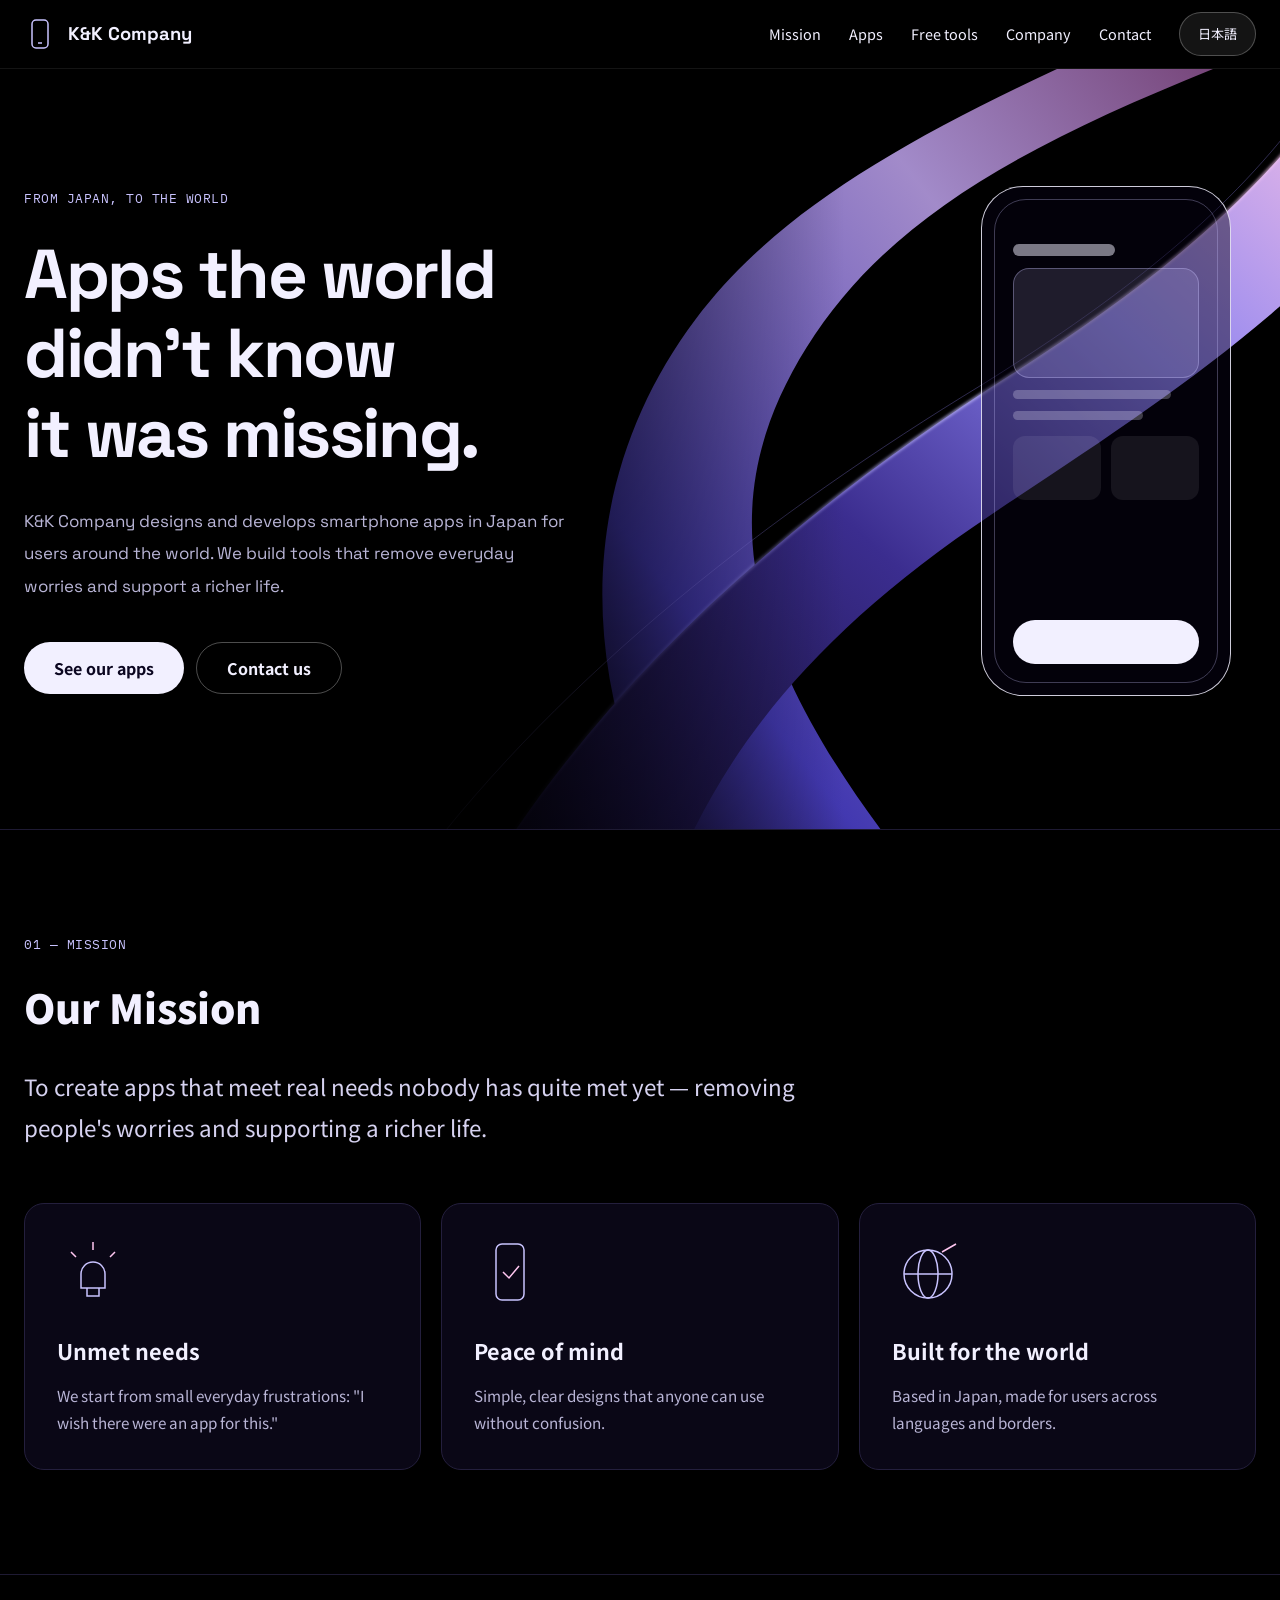
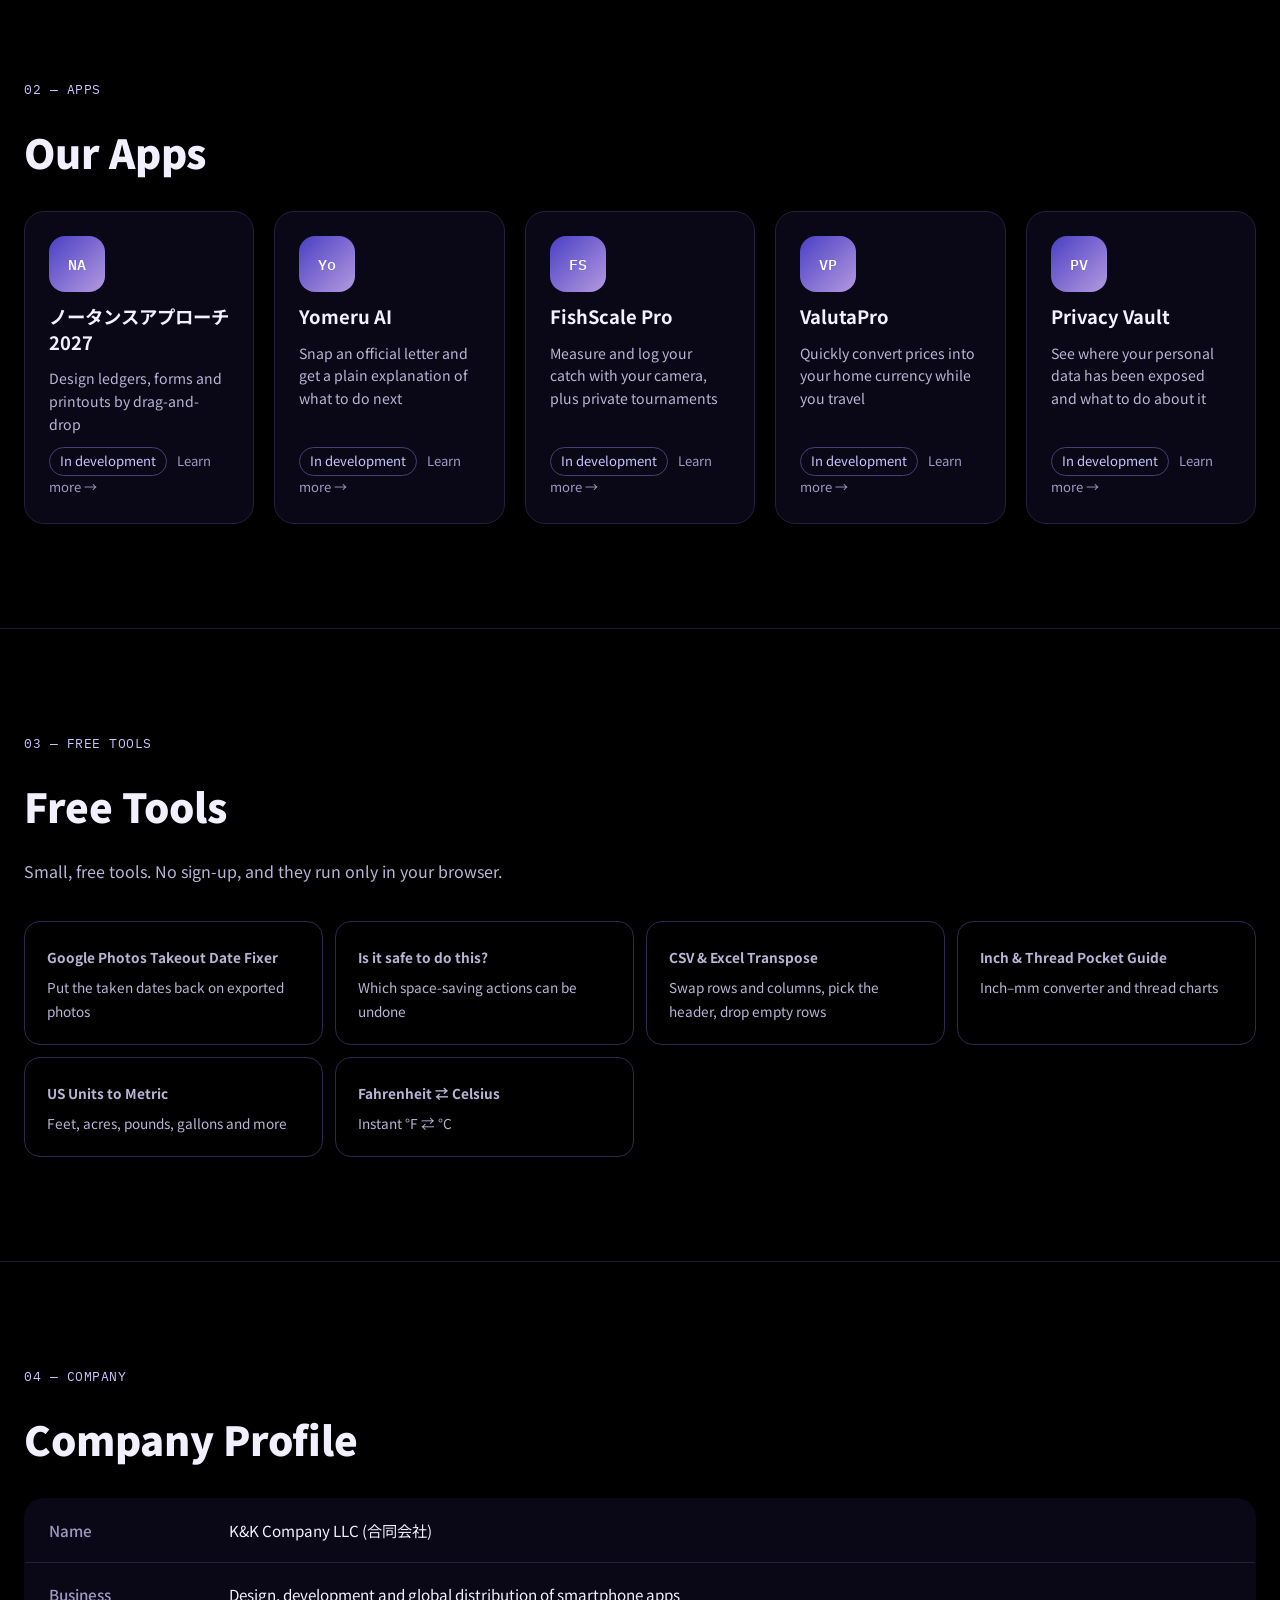
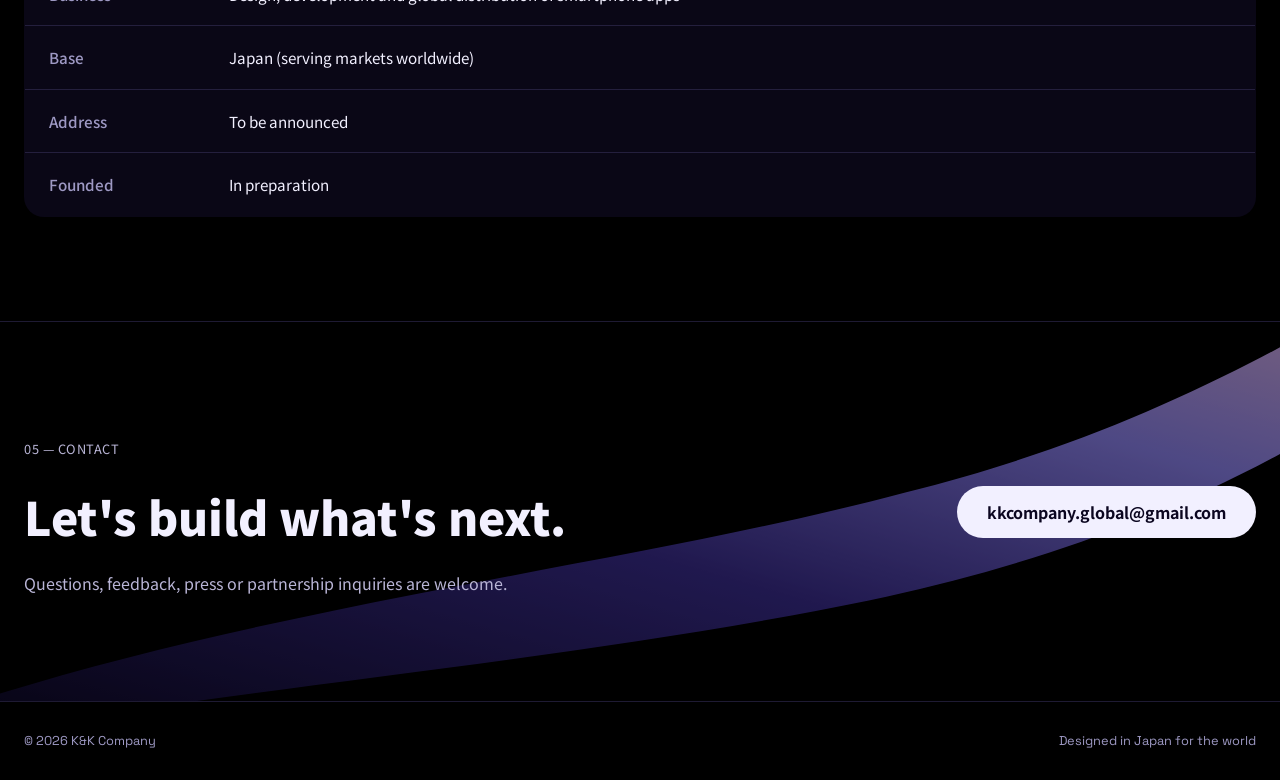
<file: index.html>
<!doctype html>
<html lang="ja">
<head>
<meta charset="utf-8">
<meta name="viewport" content="width=device-width, initial-scale=1">
<title>K&amp;K Company</title>
<meta name="description" content="合同会社 K&K カンパニー — 世の中にありそうでない、人々の需要を満たすアプリを日本から世界へ。">
<meta name="theme-color" content="#000000">
<link rel="preconnect" href="https://fonts.googleapis.com">
<link rel="preconnect" href="https://fonts.gstatic.com" crossorigin>
<link href="https://fonts.googleapis.com/css2?family=Space+Grotesk:wght@500;700&family=IBM+Plex+Mono:wght@400;500&family=Noto+Sans+JP:wght@400;500;700;900&display=swap" rel="stylesheet">
<link rel="stylesheet" href="home.css?v=1">
<meta property="og:title" content="K&amp;K Company｜K&amp;K カンパニー">
<meta property="og:description" content="世の中にありそうでない、人々の需要を満たすアプリを日本から世界へ。">
<meta property="og:url" content="https://kkcompany-global.github.io/">
<meta property="og:type" content="website">
<meta property="og:site_name" content="K&amp;K Company">
<meta property="og:image" content="https://kkcompany-global.github.io/ogp.png">
<meta name="twitter:card" content="summary_large_image">
</head>
<body class="lang-ja">

<header>
  <div class="wrap nav">
    <a href="#top" class="logo">
      <svg aria-hidden="true" width="32" height="32" viewBox="0 0 32 32" fill="none" stroke="#C9C3FF" stroke-width="1.5"><rect x="8" y="2" width="16" height="28" rx="4"/><path d="M14 25h4"/></svg>
      K&amp;K Company</a>
    <nav class="nav-links">
      <a href="#about"><span class="ja">理念</span><span class="en">Mission</span></a>
      <a href="#apps"><span class="ja">アプリ</span><span class="en">Apps</span></a>
      <a href="#tools"><span class="ja">無料ツール</span><span class="en">Free tools</span></a>
      <a href="#company"><span class="ja">会社概要</span><span class="en">Company</span></a>
      <a href="#contact"><span class="ja">お問い合わせ</span><span class="en">Contact</span></a>
      <button class="lang-btn" id="langBtn" type="button">English</button>
    </nav>
  </div>
</header>

<main id="top">
  <!-- HERO -->
  <section class="hero">
    <svg class="ribbon" aria-hidden="true" viewBox="0 0 1440 820" preserveAspectRatio="xMidYMid slice">
      <defs>
        <linearGradient id="rbA" x1="0" y1="1" x2="1" y2="0"><stop offset="0" stop-color="#0B0620"/><stop offset=".45" stop-color="#3B2D8F"/><stop offset=".75" stop-color="#8E84F0"/><stop offset="1" stop-color="#E3B6E8"/></linearGradient>
        <linearGradient id="rbB" x1="1" y1="0" x2="0" y2="1"><stop offset="0" stop-color="#6E2A5E"/><stop offset=".4" stop-color="#B49AE0"/><stop offset=".8" stop-color="#4A3FC4"/><stop offset="1" stop-color="#090418"/></linearGradient>
        <linearGradient id="rbEdge" x1="0" y1="1" x2="1" y2="0"><stop offset="0" stop-color="#7B70FF" stop-opacity="0"/><stop offset=".6" stop-color="#C9C3FF"/><stop offset="1" stop-color="#FFC6F0"/></linearGradient>
        <filter id="rbSoft"><feGaussianBlur stdDeviation="2"/></filter>
      </defs>
      <path d="M1440 -40 C1180 60 1000 140 900 300 C800 460 820 620 1010 860 L760 860 C640 640 660 430 780 270 C900 110 1120 20 1440 -120 Z" fill="url(#rbB)" opacity=".9"/>
      <path d="M560 860 C700 640 900 470 1120 330 C1260 240 1360 160 1440 60 L1440 230 C1330 330 1220 400 1100 480 C920 600 820 720 760 860 Z" fill="url(#rbA)"/>
      <path d="M560 860 C700 640 900 470 1120 330 C1260 240 1360 160 1440 60" fill="none" stroke="url(#rbEdge)" stroke-width="2" filter="url(#rbSoft)"/>
      <path d="M480 860 C640 650 860 480 1090 340 C1250 240 1360 150 1440 40" fill="none" stroke="#8E84F0" stroke-opacity=".35" stroke-width="1"/>
    </svg>
    <div class="hero-shade"></div>
    <div class="wrap hero-in">
      <div class="hero-copy">
        <p class="eyebrow mono">FROM JAPAN, TO THE WORLD</p>
        <h1 class="ja">世の中に<br>ありそうでない、<br>必要とされるアプリを。</h1>
        <h1 class="en">Apps the world<br>didn't know<br>it was missing.</h1>
        <p class="lead ja">合同会社 K&amp;K カンパニーは、スマートフォン向けアプリの設計・開発を行い、日本を拠点に世界市場へ届けます。人々の不安を取り除き、豊かな生活をサポートするアプリをつくり続けます。</p>
        <p class="lead en">K&amp;K Company designs and develops smartphone apps in Japan for users around the world. We build tools that remove everyday worries and support a richer life.</p>
        <div class="cta">
          <a href="#apps" class="btn btn-light"><span class="ja">アプリを見る</span><span class="en">See our apps</span></a>
          <a href="#contact" class="btn btn-line"><span class="ja">お問い合わせ</span><span class="en">Contact us</span></a>
        </div>
      </div>
      <div class="phone" aria-hidden="true">
        <div class="phone-body"><div class="phone-screen">
          <div class="ph-title"></div><div class="ph-card"></div>
          <div class="ph-bar" style="width:85%"></div><div class="ph-bar" style="width:70%"></div>
          <div class="ph-grid"><div></div><div></div></div>
          <div class="ph-btn"></div>
        </div></div>
      </div>
    </div>
  </section>

  <!-- MISSION -->
  <section class="block" id="about">
    <div class="wrap">
      <p class="label mono">01 — MISSION</p>
      <h2 class="sec"><span class="ja">経営理念</span><span class="en">Our Mission</span></h2>
      <p class="mission"><span class="ja">世の中にありそうでない、人々の需要を満たすアプリの創造と開発。人々の不安を取り除き、豊かな生活をサポートする。</span><span class="en">To create apps that meet real needs nobody has quite met yet — removing people's worries and supporting a richer life.</span></p>
      <div class="grid3">
        <div class="card">
          <svg aria-hidden="true" width="72" height="72" viewBox="0 0 72 72" fill="none" stroke="#C9C3FF" stroke-width="1.5"><path d="M24 52V38a12 12 0 1 1 24 0v14z"/><path d="M30 52v8h12v-8"/><path d="M36 6v8M14 16l5 5M58 16l-5 5" stroke="#FFC6F0"/></svg>
          <h3><span class="ja">ありそうでない発想</span><span class="en">Unmet needs</span></h3>
          <p><span class="ja">「こんなアプリがあれば」という日常の小さな困りごとから出発します。</span><span class="en">We start from small everyday frustrations: "I wish there were an app for this."</span></p>
        </div>
        <div class="card">
          <svg aria-hidden="true" width="72" height="72" viewBox="0 0 72 72" fill="none" stroke="#C9C3FF" stroke-width="1.5"><rect x="22" y="8" width="28" height="56" rx="6"/><path d="M29 36l6 6 10-12" stroke="#FFC6F0"/></svg>
          <h3><span class="ja">不安を取り除く</span><span class="en">Peace of mind</span></h3>
          <p><span class="ja">誰でも迷わず使える、シンプルでわかりやすい操作を大切にしています。</span><span class="en">Simple, clear designs that anyone can use without confusion.</span></p>
        </div>
        <div class="card">
          <svg aria-hidden="true" width="72" height="72" viewBox="0 0 72 72" fill="none" stroke="#C9C3FF" stroke-width="1.5"><circle cx="36" cy="38" r="24"/><ellipse cx="36" cy="38" rx="10" ry="24"/><path d="M12 38h48"/><path d="M50 16l14-8" stroke="#FFC6F0"/></svg>
          <h3><span class="ja">世界市場へ</span><span class="en">Built for the world</span></h3>
          <p><span class="ja">日本を拠点に、国や言語の壁を越えて使われるアプリを届けます。</span><span class="en">Based in Japan, made for users across languages and borders.</span></p>
        </div>
      </div>
    </div>
  </section>

  <!-- APPS -->
  <section class="block" id="apps">
    <div class="wrap">
      <p class="label mono">02 — APPS</p>
      <h2 class="sec"><span class="ja">アプリ</span><span class="en">Our Apps</span></h2>
      <div class="apps">
        <a class="app" href="notans.html">
          <span class="app-mark mono" aria-hidden="true">NA</span>
          <h3>ノータンスアプローチ2027</h3>
          <span class="tag"><span class="ja">台帳・伝票・印刷物をドラッグ操作で設計できる業務データベース</span><span class="en">Design ledgers, forms and printouts by drag-and-drop</span></span>
          <span class="more"><span class="status"><span class="ja">開発中</span><span class="en">In development</span></span><span class="ja">詳しく見る →</span><span class="en">Learn more →</span></span>
        </a>
        <a class="app" href="yomeru.html">
          <span class="app-mark mono" aria-hidden="true">Yo</span>
          <h3>Yomeru AI</h3>
          <span class="tag"><span class="ja">届いた書類や手紙を撮影するだけで、内容とやるべきことを解説</span><span class="en">Snap an official letter and get a plain explanation of what to do next</span></span>
          <span class="more"><span class="status"><span class="ja">開発中</span><span class="en">In development</span></span><span class="ja">詳しく見る →</span><span class="en">Learn more →</span></span>
        </a>
        <a class="app" href="fishscale-pro.html">
          <span class="app-mark mono" aria-hidden="true">FS</span>
          <h3>FishScale Pro</h3>
          <span class="tag"><span class="ja">スマホのカメラで魚の全長を測って記録。仲間うちの釣り大会機能も</span><span class="en">Measure and log your catch with your camera, plus private tournaments</span></span>
          <span class="more"><span class="status"><span class="ja">開発中</span><span class="en">In development</span></span><span class="ja">詳しく見る →</span><span class="en">Learn more →</span></span>
        </a>
        <a class="app" href="valutapro.html">
          <span class="app-mark mono" aria-hidden="true">VP</span>
          <h3>ValutaPro</h3>
          <span class="tag"><span class="ja">旅先での買い物や支払いの金額を、すばやく自国通貨に換算</span><span class="en">Quickly convert prices into your home currency while you travel</span></span>
          <span class="more"><span class="status"><span class="ja">開発中</span><span class="en">In development</span></span><span class="ja">詳しく見る →</span><span class="en">Learn more →</span></span>
        </a>
        <a class="app" href="privacy-vault.html">
          <span class="app-mark mono" aria-hidden="true">PV</span>
          <h3>Privacy Vault</h3>
          <span class="tag"><span class="ja">個人情報がどこで漏えいしたかを把握し、次の対策を整理</span><span class="en">See where your personal data has been exposed and what to do about it</span></span>
          <span class="more"><span class="status"><span class="ja">開発中</span><span class="en">In development</span></span><span class="ja">詳しく見る →</span><span class="en">Learn more →</span></span>
        </a>
      </div>
    </div>
  </section>

  <!-- FREE TOOLS -->
  <section class="block" id="tools">
    <div class="wrap">
      <p class="label mono">03 — FREE TOOLS</p>
      <h2 class="sec"><span class="ja">無料ツール</span><span class="en">Free Tools</span></h2>
      <p class="sec-lead"><span class="ja">登録不要で、ブラウザの中だけで動く小さな道具です。</span><span class="en">Small, free tools. No sign-up, and they run only in your browser.</span></p>
      <div class="tools">
        <a class="tool" href="takeout.html"><b><span class="ja">Google フォト書き出しの日付直し</span><span class="en">Google Photos Takeout Date Fixer</span></b><span><span class="ja">Takeout の撮影日を写真に戻す</span><span class="en">Put the taken dates back on exported photos</span></span></a>
        <a class="tool" href="daijoubu.html"><b><span class="ja">これやって大丈夫？</span><span class="en">Is it safe to do this?</span></b><span><span class="ja">容量を空ける操作が元に戻せるかの早見表</span><span class="en">Which space-saving actions can be undone</span></span></a>
        <a class="tool" href="csv.html"><b><span class="ja">CSV・Excel 行列入れ替え</span><span class="en">CSV &amp; Excel Transpose</span></b><span><span class="ja">行と列の入れ替え・見出し行の指定・空行の削除</span><span class="en">Swap rows and columns, pick the header, drop empty rows</span></span></a>
        <a class="tool" href="neji.html"><b><span class="ja">インチ・ねじ早見帳</span><span class="en">Inch &amp; Thread Pocket Guide</span></b><span><span class="ja">インチ⇄ミリ換算・ねじの早見表</span><span class="en">Inch–mm converter and thread charts</span></span></a>
        <a class="tool" href="tani.html"><b><span class="ja">アメリカ単位換算</span><span class="en">US Units to Metric</span></b><span><span class="ja">フィート・エーカー・ポンド・ガロンなど</span><span class="en">Feet, acres, pounds, gallons and more</span></span></a>
        <a class="tool" href="ondo.html"><b><span class="ja">華氏・摂氏換算</span><span class="en">Fahrenheit ⇄ Celsius</span></b><span><span class="ja">°F と °C をすぐ変換</span><span class="en">Instant °F ⇄ °C</span></span></a>
      </div>
    </div>
  </section>

  <!-- COMPANY -->
  <section class="block" id="company">
    <div class="wrap">
      <p class="label mono">04 — COMPANY</p>
      <h2 class="sec"><span class="ja">会社概要</span><span class="en">Company Profile</span></h2>
      <table class="info">
        <tr><th><span class="ja">会社名</span><span class="en">Name</span></th><td><span class="ja">合同会社 K&amp;K カンパニー</span><span class="en">K&amp;K Company LLC (合同会社)</span></td></tr>
        <tr><th><span class="ja">事業内容</span><span class="en">Business</span></th><td><span class="ja">スマートフォン向けアプリの設計、開発、およびグローバル展開</span><span class="en">Design, development and global distribution of smartphone apps</span></td></tr>
        <tr><th><span class="ja">拠点</span><span class="en">Base</span></th><td><span class="ja">日本（世界市場をターゲットに展開）</span><span class="en">Japan (serving markets worldwide)</span></td></tr>
        <tr><th><span class="ja">所在地</span><span class="en">Address</span></th><td><span class="ja">設立準備中</span><span class="en">To be announced</span></td></tr>
        <tr><th><span class="ja">設立</span><span class="en">Founded</span></th><td><span class="ja">設立準備中</span><span class="en">In preparation</span></td></tr>
      </table>
    </div>
  </section>

  <!-- CONTACT -->
  <section class="contact" id="contact">
    <svg class="ribbon" aria-hidden="true" viewBox="0 0 1440 400" preserveAspectRatio="xMidYMid slice"><path d="M-40 420 C300 300 700 260 1000 180 C1200 130 1340 60 1480 -20 L1480 90 C1320 190 1160 250 980 290 C700 350 360 380 120 420 Z" fill="url(#rbA)"/></svg>
    <div class="wrap contact-in">
      <div>
        <p class="label mono">05 — CONTACT</p>
        <h2><span class="ja">次のアプリを、一緒に。</span><span class="en">Let's build what's next.</span></h2>
        <p><span class="ja">アプリに関するご質問・ご要望、取材や協業のご相談はお気軽にどうぞ。</span><span class="en">Questions, feedback, press or partnership inquiries are welcome.</span></p>
      </div>
      <a class="btn btn-light" href="mailto:kkcompany.global@gmail.com">kkcompany.global@gmail.com</a>
    </div>
  </section>
</main>

<footer>
  <div class="wrap">
    <span>© <span id="year"></span> K&amp;K Company</span>
    <span class="ja">合同会社 K&amp;K カンパニー</span><span class="en">Designed in Japan for the world</span>
  </div>
</footer>

<script src="script.js?v=2"></script>
</body>
</html>
</file>
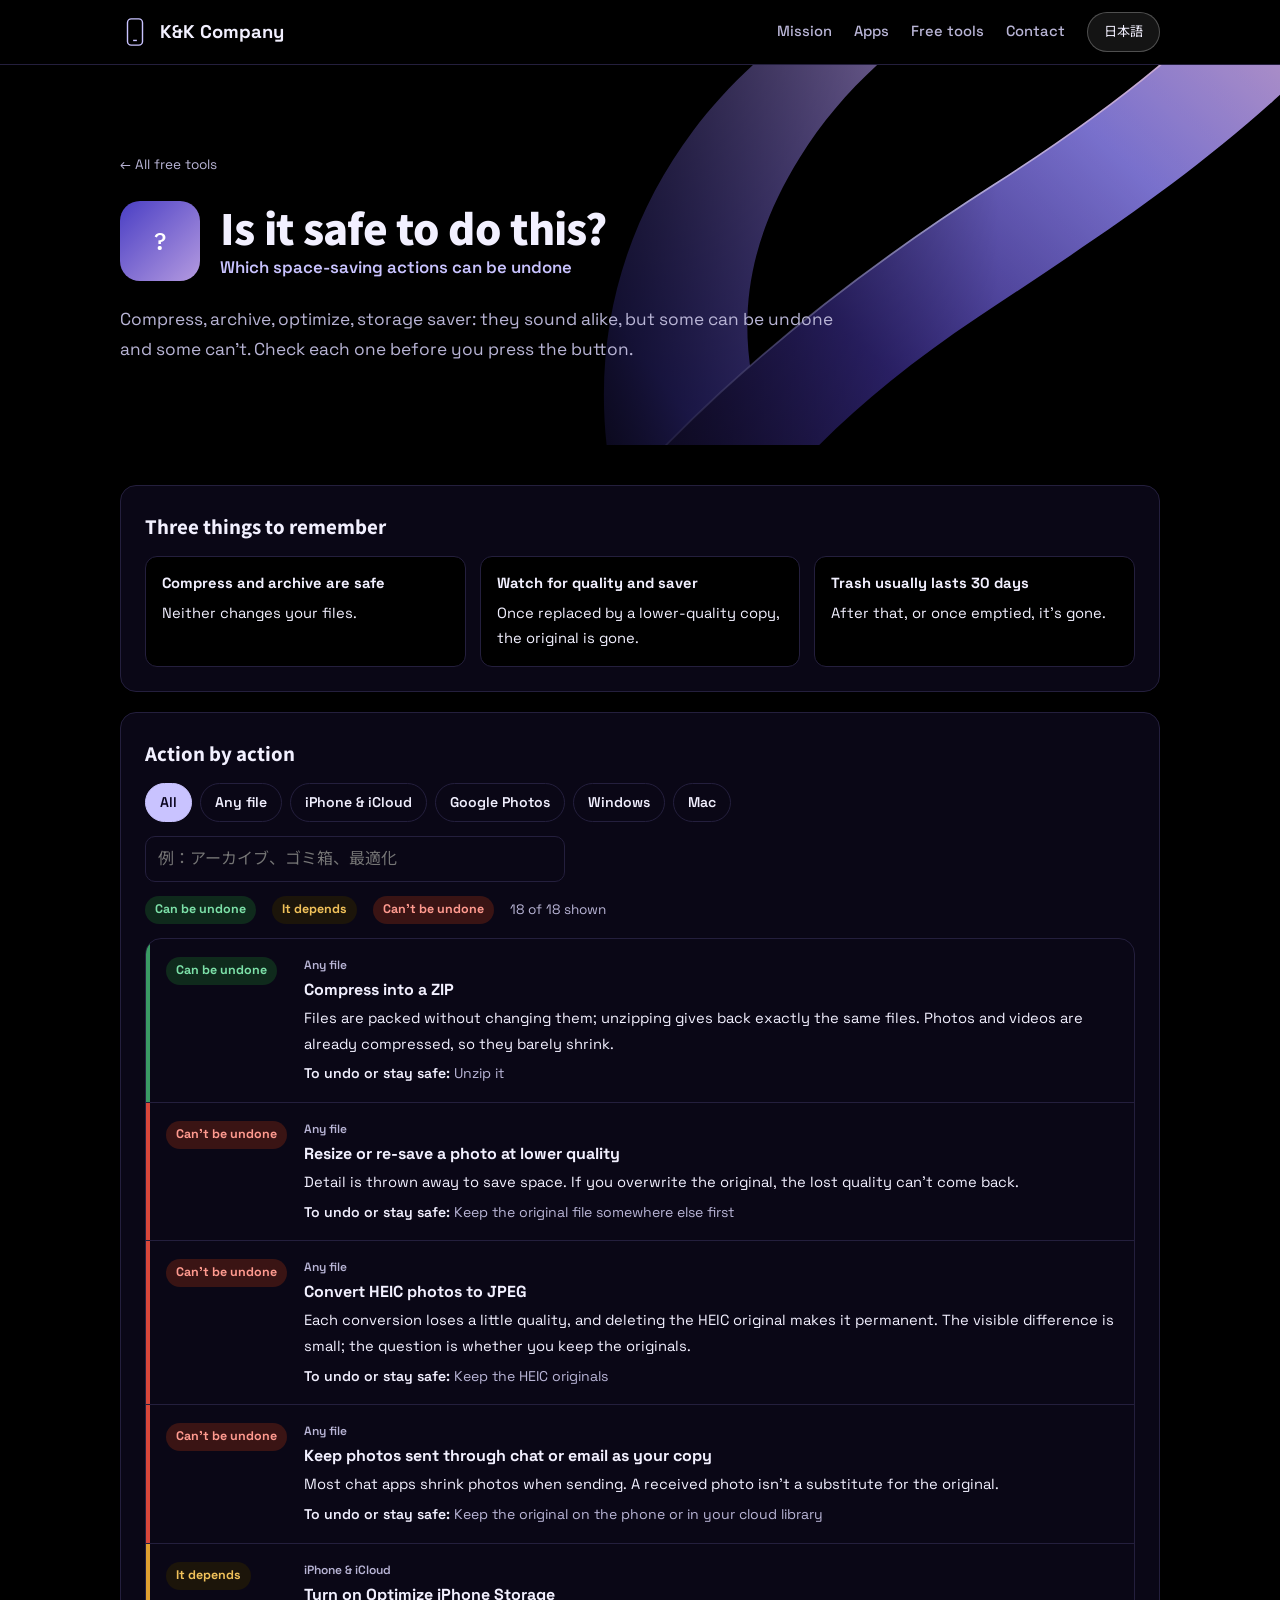
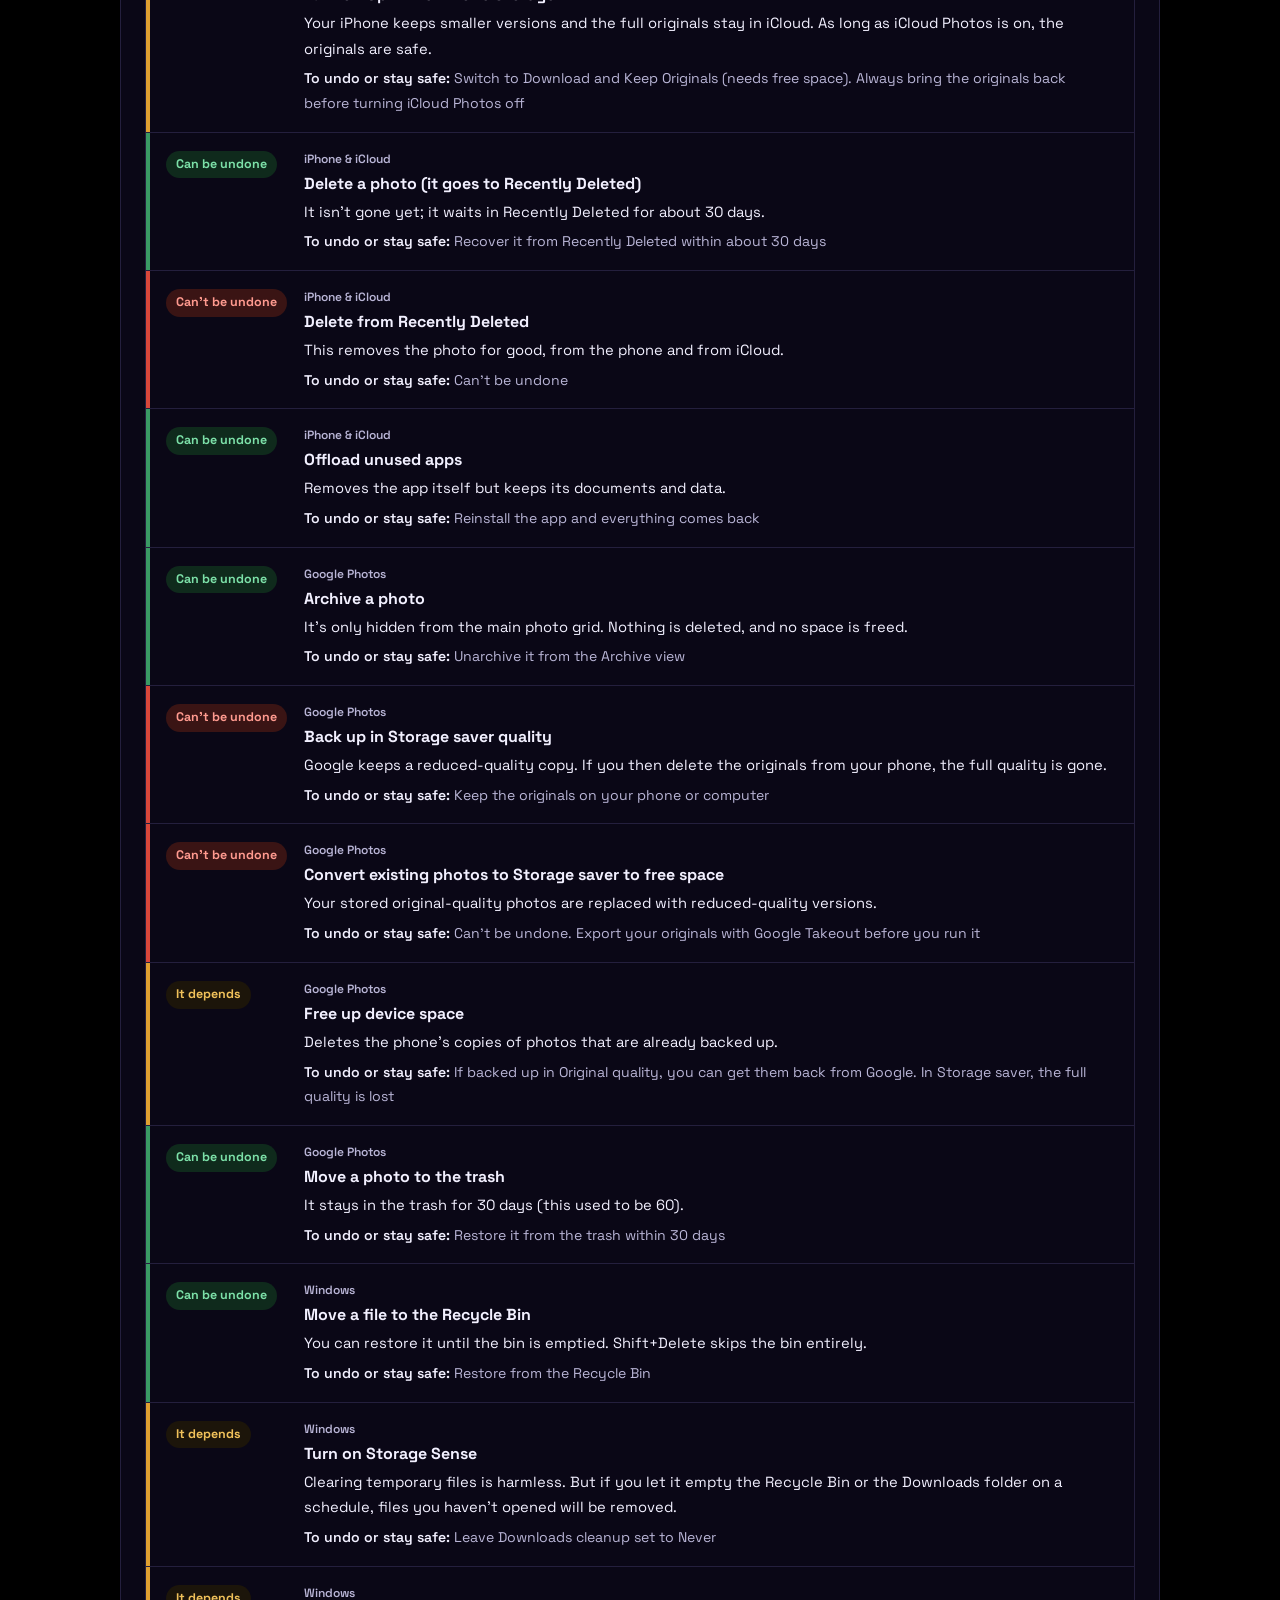
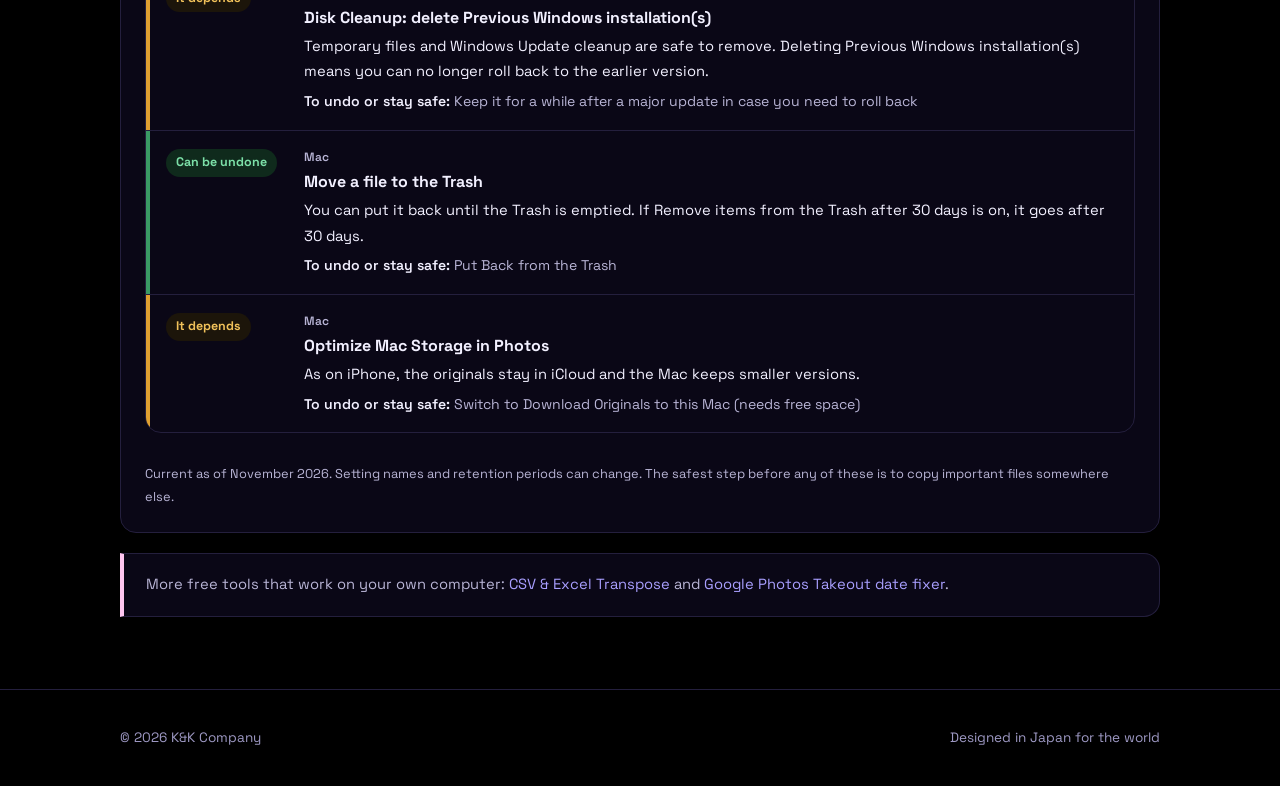
<file: daijoubu.html>
<!doctype html>
<html lang="ja">
<head>
<meta charset="utf-8">
<meta name="theme-color" content="#000000">
<meta name="viewport" content="width=device-width, initial-scale=1">
<title>これやって大丈夫？｜圧縮・アーカイブ・容量の最適化は元に戻せるか早見表</title>
<meta name="description" content="ZIP 圧縮、Google フォトのアーカイブや節約画質、iPhone のストレージ最適化、ごみ箱、ストレージセンサーなど、容量を空ける操作が元に戻せるかどうかを一覧にしました。">
<meta property="og:title" content="これやって大丈夫？｜圧縮・アーカイブ・容量の最適化は元に戻せるか早見表">
<meta property="og:description" content="ZIP 圧縮、Google フォトのアーカイブや節約画質、iPhone のストレージ最適化、ごみ箱、ストレージセンサーなど、容量を空ける操作が元に戻せるかどうかを一覧にしました。">
<meta property="og:url" content="https://kkcompany-global.github.io/daijoubu.html">
<meta property="og:type" content="article">
<meta property="og:image" content="https://kkcompany-global.github.io/ogp.png">
<link rel="preconnect" href="https://fonts.googleapis.com">
<link rel="preconnect" href="https://fonts.gstatic.com" crossorigin>
<link href="https://fonts.googleapis.com/css2?family=Space+Grotesk:wght@500;700&family=IBM+Plex+Mono:wght@400;500&family=Noto+Sans+JP:wght@400;500;700;900&display=swap" rel="stylesheet">
<link rel="stylesheet" href="style.css?v=7">
<style>
.tool{padding:40px 0 72px}
.tool .grid2{display:grid;grid-template-columns:repeat(auto-fit,minmax(min(300px,100%),1fr));gap:20px;align-items:start;margin-bottom:20px}
.tool .panel{background:var(--surface);border:1px solid var(--line);border-radius:var(--radius);padding:24px;display:flex;flex-direction:column;gap:14px;min-width:0;margin-bottom:20px}
.tool .grid2 .panel{margin-bottom:0}
.tool h2{font-size:1.15rem;font-weight:800}
.tool label{font-weight:600;font-size:.9rem}
.tool input[type=text]{min-width:0;font:inherit;font-family:"IBM Plex Mono",ui-monospace,Menlo,monospace;font-size:1.2rem;color:var(--text);background:var(--surface);border:1.5px solid var(--line);border-radius:10px;padding:8px 12px;width:100%;min-height:48px}
.tool input[type=text]:focus{outline:none;border-color:var(--brand-2);box-shadow:0 0 0 3px #1A1534}
.tool .conv{display:grid;grid-template-columns:1fr auto 1fr;gap:10px;align-items:end}
.tool .field{display:flex;flex-direction:column;gap:4px;min-width:0}
.tool .eq{color:var(--muted);padding-bottom:12px}
@media (max-width:520px){.tool .conv{grid-template-columns:1fr}.tool .eq{display:none}}
.tool .out{font-family:"IBM Plex Mono",ui-monospace,Menlo,monospace;font-variant-numeric:tabular-nums;background:#1A1534;border-radius:10px;padding:10px 12px;font-size:.88rem;display:flex;flex-direction:column;gap:2px;min-height:44px}
.tool .out b{font-weight:600;color:var(--brand)}
.tool .out.err{background:#241B0C}
.tool .chips{display:flex;flex-wrap:wrap;gap:6px}
.tool .chip{font:inherit;font-family:"IBM Plex Mono",ui-monospace,Menlo,monospace;font-size:.82rem;border:1px solid var(--line);background:var(--surface);color:var(--text);border-radius:999px;padding:3px 10px;cursor:pointer;min-height:30px}
.tool .chip:hover{border-color:var(--brand-2)}
.tool .tw{overflow-x:auto;border:1px solid var(--line);border-radius:10px}
.tool table{border-collapse:collapse;width:100%;font-size:.88rem;font-variant-numeric:tabular-nums}
.tool th,.tool td{padding:6px 10px;text-align:right;border-bottom:1px solid var(--line);white-space:nowrap}
.tool th{font-weight:600;font-size:.78rem;color:var(--muted);background:#110D22}
.tool td{font-family:"IBM Plex Mono",ui-monospace,Menlo,monospace}
.tool td:first-child,.tool th:first-child{text-align:left}
.tool td.name{font-weight:600;color:var(--brand)}
.tool tr.hl td{background:#241B0C}
.tool tr.hit td{background:#1A1534}
.tool .frac{display:grid;grid-template-columns:repeat(auto-fill,minmax(150px,1fr));border:1px solid var(--line);border-radius:10px;overflow:hidden}
.tool .frac div{display:flex;justify-content:space-between;gap:8px;padding:5px 10px;font-family:"IBM Plex Mono",ui-monospace,Menlo,monospace;font-size:.85rem;border-bottom:1px solid var(--line);border-right:1px solid var(--line);font-variant-numeric:tabular-nums}
.tool .frac div.q{background:#241B0C}
.tool .frac div span:last-child{color:var(--muted)}
.tool .note{font-size:.8rem;color:var(--muted);text-align:left}
.tool .rel{background:var(--surface);border:1px solid var(--line);border-left:4px solid var(--accent);border-radius:0 var(--radius) var(--radius) 0;padding:18px 22px;font-size:.92rem;color:var(--muted)}

.tool .filters{display:flex;flex-wrap:wrap;gap:8px}
.tool .fbtn{font:inherit;font-size:.88rem;font-weight:600;border:1.5px solid var(--line);background:var(--surface);color:var(--text);border-radius:999px;padding:6px 14px;cursor:pointer;min-height:38px}
.tool .fbtn[aria-pressed="true"]{background:var(--brand);border-color:var(--brand);color:#0B0620}
.tool .legend{display:flex;flex-wrap:wrap;gap:8px 16px;font-size:.85rem;color:var(--muted);align-items:center}
.tool .v{display:inline-flex;align-items:center;gap:6px;font-size:.78rem;font-weight:700;padding:3px 10px;border-radius:999px;white-space:nowrap}
.tool .v.ok{background:#0F2A1C;color:#7CE0A8}
.tool .v.cond{background:#1C150A;color:#F0C15A}
.tool .v.ng{background:#3A1414;color:#FF9A8F}
.tool .items{display:flex;flex-direction:column;gap:0;border:1px solid var(--line);border-radius:var(--radius);overflow:hidden;background:var(--surface)}
.tool .item{display:grid;grid-template-columns:120px minmax(0,1fr);gap:6px 18px;padding:16px 20px;border-bottom:1px solid var(--line)}
.tool .item:last-child{border-bottom:none}
.tool .item.ng{box-shadow:inset 4px 0 0 #d9473a}
.tool .item.cond{box-shadow:inset 4px 0 0 #e0a030}
.tool .item.ok{box-shadow:inset 4px 0 0 #3a9a64}
.tool .item h3{font-size:1rem;margin:0 0 2px}
.tool .item .pl{font-size:.75rem;color:var(--muted);font-weight:600}
.tool .item p{font-size:.92rem;color:var(--text);margin:0}
.tool .item .undo{font-size:.88rem;color:var(--muted);margin-top:4px}
.tool .item .undo b{color:var(--text);font-weight:600}
@media (max-width:600px){.tool .item{grid-template-columns:1fr}}
.tool .search{font:inherit;font-size:1rem;width:100%;max-width:420px;min-height:44px;border:1.5px solid var(--line);border-radius:10px;padding:8px 12px;background:var(--surface);color:var(--text)}
.tool .count{font-size:.85rem;color:var(--muted)}
.tool .rule3{display:grid;grid-template-columns:repeat(auto-fit,minmax(220px,1fr));gap:14px}
.tool .rule3 div{background:var(--bg);border:1px solid var(--line);border-radius:12px;padding:14px 16px;font-size:.92rem}
.tool .rule3 b{display:block;margin-bottom:4px}
@media (max-width:600px){.app-hero{padding:32px 0 24px}.crumb{margin-bottom:14px}.app-hero .head{gap:14px;margin-bottom:14px}.app-hero .big-icon{width:56px;height:56px;flex:0 0 56px;font-size:1.7rem;border-radius:14px}.app-hero h1{font-size:1.45rem}.app-hero .sub{font-size:.88rem}.app-hero p.lead{font-size:.94rem}.tool{padding-top:20px}.tool .panel{padding:18px 16px}}
</style>
</head>
<body class="lang-ja" data-title-ja="これやって大丈夫？｜圧縮・アーカイブ・容量の最適化は元に戻せるか早見表" data-title-en="Is It Safe to Do This? | Which storage actions can be undone">
<header>
  <div class="wrap nav">
    <a href="index.html" class="logo"><svg aria-hidden="true" width="30" height="30" viewBox="0 0 32 32" fill="none" stroke="#C9C3FF" stroke-width="1.5"><rect x="8" y="2" width="16" height="28" rx="4"/><path d="M14 25h4"/></svg>K&amp;K Company</a>
    <nav class="nav-links">
      <a href="index.html#about"><span class="ja">理念</span><span class="en">Mission</span></a>
      <a href="index.html#apps"><span class="ja">アプリ</span><span class="en">Apps</span></a>
      <a href="index.html#tools"><span class="ja">無料ツール</span><span class="en">Free tools</span></a>
      <a href="index.html#contact"><span class="ja">お問い合わせ</span><span class="en">Contact</span></a>
      <button class="lang-btn" id="langBtn" type="button">English</button>
    </nav>
  </div>
</header>
<main>
  <div class="app-hero">
    <div class="wrap">
      <a class="crumb" href="index.html#tools">← <span class="ja">無料ツール一覧へ</span><span class="en">All free tools</span></a>
      <div class="head">
        <div class="big-icon" aria-hidden="true">?</div>
        <div>
          <h1><span class="ja">これやって大丈夫？</span><span class="en">Is it safe to do this?</span></h1>
          <div class="sub"><span class="ja">容量を空ける操作は、元に戻せるのか</span><span class="en">Which space-saving actions can be undone</span></div>
        </div>
      </div>
      <p class="lead ja">「圧縮」「アーカイブ」「最適化」「節約」…。言葉は似ていても、元に戻せるものと戻せないものが混ざっています。怖くて触れなかった操作を、一つずつ確かめられるようにしました。</p><p class="lead en">Compress, archive, optimize, storage saver: they sound alike, but some can be undone and some can't. Check each one before you press the button.</p>
    </div>
  </div>
  <div class="tool">
    <div class="wrap">
      <section class="panel" aria-labelledby="r3">
        <h2 id="r3"><span class="ja">まず覚えておくこと</span><span class="en">Three things to remember</span></h2>
        <div class="rule3">
          <div><b><span class="ja">「圧縮」「アーカイブ」は怖くない</span><span class="en">Compress and archive are safe</span></b><span class="ja">どちらも中身は変わりません。</span><span class="en">Neither changes your files.</span></div>
          <div><b><span class="ja">「画質」「節約」と書いてあったら要注意</span><span class="en">Watch for quality and saver</span></b><span class="ja">画質を落とした版に置き換わると、元には戻りません。</span><span class="en">Once replaced by a lower-quality copy, the original is gone.</span></div>
          <div><b><span class="ja">ゴミ箱は30日が目安</span><span class="en">Trash usually lasts 30 days</span></b><span class="ja">期限を過ぎたり空にしたりすると、戻せません。</span><span class="en">After that, or once emptied, it's gone.</span></div>
        </div>
      </section>
      <section class="panel" aria-labelledby="lst">
        <h2 id="lst"><span class="ja">操作ごとの早見表</span><span class="en">Action by action</span></h2>
        <div class="filters" id="filters" role="group" aria-label="Platform"></div>
        <input class="search" id="q" type="search" placeholder="例：アーカイブ、ゴミ箱、最適化" aria-label="Search">
        <div class="legend"><span class="v ok"><span class="ja">元に戻せる</span><span class="en">Can be undone</span></span><span class="v cond"><span class="ja">条件つき</span><span class="en">It depends</span></span><span class="v ng"><span class="ja">戻せない</span><span class="en">Can't be undone</span></span><span class="count" id="count"></span></div>
        <div class="items" id="items"></div>
        <p class="note"><span class="ja">2026年11月時点の内容です。各社の設定の名前や日数は変わることがあります。大事な写真やファイルは、操作の前に別の場所へコピーしておくのが一番確実です。</span><span class="en">Current as of November 2026. Setting names and retention periods can change. The safest step before any of these is to copy important files somewhere else.</span></p>
      </section>
      <p class="rel"><span class="ja">ファイルを手元で扱う無料ツールとして、<a href="csv.html">CSV・Excel 行列入れ替え</a>や<a href="takeout.html">Google フォト書き出しの日付直し</a>も置いています。</span><span class="en">More free tools that work on your own computer: <a href="csv.html">CSV &amp; Excel Transpose</a> and <a href="takeout.html">Google Photos Takeout date fixer</a>.</span></p>
    </div>
  </div>
</main>
<footer>
  <div class="wrap">
    <span>© <span id="year"></span> K&amp;K Company</span>
    <span class="ja">合同会社 K&amp;K カンパニー</span><span class="en">Designed in Japan for the world</span>
  </div>
</footer>
<script src="script.js?v=2"></script>
<script>
(function () {
  const D = [{"p": "common", "v": "ok", "aj": "ZIP などで圧縮する", "ae": "Compress into a ZIP", "wj": "中身はそのまま小さくまとめるだけ。解凍すれば1ビットも変わらず元通りになります。写真や動画はもともと圧縮されているので、ほとんど小さくなりません。", "we": "Files are packed without changing them; unzipping gives back exactly the same files. Photos and videos are already compressed, so they barely shrink.", "uj": "解凍する", "ue": "Unzip it"}, {"p": "common", "v": "ng", "aj": "写真を縮小・画質を下げて保存し直す", "ae": "Resize or re-save a photo at lower quality", "wj": "細かい部分の情報を捨てて小さくします。上書きすると、元の画質には戻せません。", "we": "Detail is thrown away to save space. If you overwrite the original, the lost quality can't come back.", "uj": "元のファイルを別に残しておけば安全", "ue": "Keep the original file somewhere else first"}, {"p": "common", "v": "ng", "aj": "HEIC を JPEG に変換する", "ae": "Convert HEIC photos to JPEG", "wj": "変換のたびにわずかに画質が落ち、HEIC の元ファイルを消すと戻せません。見た目の差は小さいので、元を残すかどうかで判断します。", "we": "Each conversion loses a little quality, and deleting the HEIC original makes it permanent. The visible difference is small; the question is whether you keep the originals.", "uj": "元の HEIC を残しておく", "ue": "Keep the HEIC originals"}, {"p": "common", "v": "ng", "aj": "LINE やメールで送った写真を「元の写真」として残す", "ae": "Keep photos sent through chat or email as your copy", "wj": "多くのアプリは送るときに写真を小さくします。受け取った写真は、元の写真の代わりになりません。", "we": "Most chat apps shrink photos when sending. A received photo isn't a substitute for the original.", "uj": "元の写真は撮った端末かクラウドに残す", "ue": "Keep the original on the phone or in your cloud library"}, {"p": "iphone", "v": "cond", "aj": "「iPhone のストレージを最適化」をオンにする", "ae": "Turn on Optimize iPhone Storage", "wj": "iPhone には小さい版だけを置き、元の写真は iCloud に置きます。iCloud 写真を使っている間は、元の写真はちゃんと残っています。", "we": "Your iPhone keeps smaller versions and the full originals stay in iCloud. As long as iCloud Photos is on, the originals are safe.", "uj": "設定を「ダウンロードしてオリジナルを保持」に戻す（iPhone の空き容量が必要）。iCloud 写真をやめる前に、必ず元の写真を取り戻す", "ue": "Switch to Download and Keep Originals (needs free space). Always bring the originals back before turning iCloud Photos off"}, {"p": "iphone", "v": "ok", "aj": "写真を削除する（「最近削除した項目」に入る）", "ae": "Delete a photo (it goes to Recently Deleted)", "wj": "すぐには消えず、「最近削除した項目」にしばらく残ります。", "we": "It isn't gone yet; it waits in Recently Deleted for about 30 days.", "uj": "30日以内なら「最近削除した項目」から復元", "ue": "Recover it from Recently Deleted within about 30 days"}, {"p": "iphone", "v": "ng", "aj": "「最近削除した項目」から削除する", "ae": "Delete from Recently Deleted", "wj": "ここで消すと、iPhone からも iCloud からも完全に消えます。", "we": "This removes the photo for good, from the phone and from iCloud.", "uj": "戻せません", "ue": "Can't be undone"}, {"p": "iphone", "v": "ok", "aj": "「使用していないアプリを取り除く」", "ae": "Offload unused apps", "wj": "アプリ本体だけを消し、書類やデータは残します。", "we": "Removes the app itself but keeps its documents and data.", "uj": "アプリを入れ直せば元通り", "ue": "Reinstall the app and everything comes back"}, {"p": "google", "v": "ok", "aj": "写真を「アーカイブ」する", "ae": "Archive a photo", "wj": "写真の一覧から見えなくするだけで、消えていません。容量も空きません。", "we": "It's only hidden from the main photo grid. Nothing is deleted, and no space is freed.", "uj": "「アーカイブ」から戻す", "ue": "Unarchive it from the Archive view"}, {"p": "google", "v": "ng", "aj": "「保存容量の節約画質」でバックアップする", "ae": "Back up in Storage saver quality", "wj": "Google に保存されるのは画質を落とした版です。端末の元の写真を消すと、元の画質は手元からなくなります。", "we": "Google keeps a reduced-quality copy. If you then delete the originals from your phone, the full quality is gone.", "uj": "元の写真を端末やパソコンに残しておく", "ue": "Keep the originals on your phone or computer"}, {"p": "google", "v": "ng", "aj": "既にある写真を節約画質に変換して容量を空ける", "ae": "Convert existing photos to Storage saver to free space", "wj": "保存済みの元の画質の写真を、まとめて画質を落とした版に置き換えます。", "we": "Your stored original-quality photos are replaced with reduced-quality versions.", "uj": "戻せません。実行する前に Google データエクスポートで元の画質のまま書き出しておく", "ue": "Can't be undone. Export your originals with Google Takeout before you run it"}, {"p": "google", "v": "cond", "aj": "「デバイスの空き容量を確保」", "ae": "Free up device space", "wj": "バックアップ済みの写真の、端末側のコピーを消します。", "we": "Deletes the phone's copies of photos that are already backed up.", "uj": "元の画質でバックアップしていれば Google から取り戻せる。節約画質なら、元の画質は戻らない", "ue": "If backed up in Original quality, you can get them back from Google. In Storage saver, the full quality is lost"}, {"p": "google", "v": "ok", "aj": "写真をゴミ箱に入れる", "ae": "Move a photo to the trash", "wj": "ゴミ箱に30日間残ります（以前は60日でしたが、今は30日です）。", "we": "It stays in the trash for 30 days (this used to be 60).", "uj": "30日以内ならゴミ箱から復元", "ue": "Restore it from the trash within 30 days"}, {"p": "windows", "v": "ok", "aj": "ファイルをごみ箱に入れる", "ae": "Move a file to the Recycle Bin", "wj": "ごみ箱を空にするまでは、いつでも戻せます。Shift＋Delete で消すと、ごみ箱を通らずに消えます。", "we": "You can restore it until the bin is emptied. Shift+Delete skips the bin entirely.", "uj": "ごみ箱から「元に戻す」", "ue": "Restore from the Recycle Bin"}, {"p": "windows", "v": "cond", "aj": "ストレージセンサーをオンにする", "ae": "Turn on Storage Sense", "wj": "一時ファイルの片付けは心配いりません。ただし、ごみ箱やダウンロードフォルダを一定期間で自動的に消す設定にすると、開いていなかったファイルが消えます。", "we": "Clearing temporary files is harmless. But if you let it empty the Recycle Bin or the Downloads folder on a schedule, files you haven't opened will be removed.", "uj": "ダウンロードフォルダの自動削除は「しない」のままにする", "ue": "Leave Downloads cleanup set to Never"}, {"p": "windows", "v": "cond", "aj": "ディスククリーンアップで「以前の Windows のインストール」を消す", "ae": "Disk Cleanup: delete Previous Windows installation(s)", "wj": "一時ファイルや Windows Update の後片付けは消して大丈夫です。「以前の Windows のインストール」を消すと、前のバージョンの Windows に戻せなくなります。", "we": "Temporary files and Windows Update cleanup are safe to remove. Deleting Previous Windows installation(s) means you can no longer roll back to the earlier version.", "uj": "大型アップデート直後で不具合がありそうなら、しばらく残しておく", "ue": "Keep it for a while after a major update in case you need to roll back"}, {"p": "mac", "v": "ok", "aj": "ファイルをゴミ箱に入れる", "ae": "Move a file to the Trash", "wj": "ゴミ箱を空にするまでは戻せます。「30日後にゴミ箱から項目を削除」がオンなら、30日で自動的に消えます。", "we": "You can put it back until the Trash is emptied. If Remove items from the Trash after 30 days is on, it goes after 30 days.", "uj": "ゴミ箱から「戻す」", "ue": "Put Back from the Trash"}, {"p": "mac", "v": "cond", "aj": "写真アプリで「Mac のストレージを最適化」", "ae": "Optimize Mac Storage in Photos", "wj": "iPhone と同じで、元の写真は iCloud に置き、Mac には小さい版を置きます。", "we": "As on iPhone, the originals stay in iCloud and the Mac keeps smaller versions.", "uj": "「オリジナルをこの Mac にダウンロード」に戻す（空き容量が必要）", "ue": "Switch to Download Originals to this Mac (needs free space)"}];
  const P = { all: ["すべて", "All"], common: ["ファイル全般", "Any file"], iphone: ["iPhone・iCloud", "iPhone & iCloud"], google: ["Google フォト", "Google Photos"], windows: ["Windows", "Windows"], mac: ["Mac", "Mac"] };
  const V = { ok: ["元に戻せる", "Can be undone"], cond: ["条件つき", "It depends"], ng: ["戻せない", "Can't be undone"] };
  const en = () => document.body.className === "lang-en";
  const t = (pair) => pair[en() ? 1 : 0];
  let plat = "all", q = "";
  const $ = (id) => document.getElementById(id);
  function drawFilters() {
    const f = $("filters"); f.textContent = "";
    Object.keys(P).forEach((k) => { const b = document.createElement("button"); b.type = "button"; b.className = "fbtn"; b.textContent = t(P[k]); b.setAttribute("aria-pressed", String(k === plat)); b.addEventListener("click", () => { plat = k; draw(); }); f.append(b); });
  }
  function draw() {
    drawFilters();
    const box = $("items"); box.textContent = "";
    const qq = q.trim().toLowerCase();
    const list = D.filter((d) => (plat === "all" || d.p === plat) && (!qq || [d.aj, d.ae, d.wj, d.we].join(" ").toLowerCase().includes(qq)));
    list.forEach((d) => {
      const it = document.createElement("article"); it.className = "item " + d.v;
      const l = document.createElement("div");
      const v = document.createElement("span"); v.className = "v " + d.v; v.textContent = t(V[d.v]); l.append(v);
      const r = document.createElement("div");
      const pl = document.createElement("div"); pl.className = "pl"; pl.textContent = t(P[d.p]);
      const h = document.createElement("h3"); h.textContent = en() ? d.ae : d.aj;
      const p = document.createElement("p"); p.textContent = en() ? d.we : d.wj;
      const u = document.createElement("p"); u.className = "undo"; const b = document.createElement("b"); b.textContent = en() ? "To undo or stay safe: " : "戻し方・安全にするには："; u.append(b, document.createTextNode(en() ? d.ue : d.uj));
      r.append(pl, h, p, u); it.append(l, r); box.append(it);
    });
    $("count").textContent = en() ? list.length + " of " + D.length + " shown" : D.length + " 件中 " + list.length + " 件を表示";
    if (!list.length) { const e = document.createElement("p"); e.style.padding = "18px 20px"; e.textContent = en() ? "Nothing matches. Try another word." : "見つかりませんでした。別の言葉で探してください。"; box.append(e); }
  }
  $("q").addEventListener("input", (e) => { q = e.target.value; draw(); });
  new MutationObserver(draw).observe(document.body, { attributes: true, attributeFilter: ["class"] });
  draw();
})();
</script>
</body>
</html>
</file>
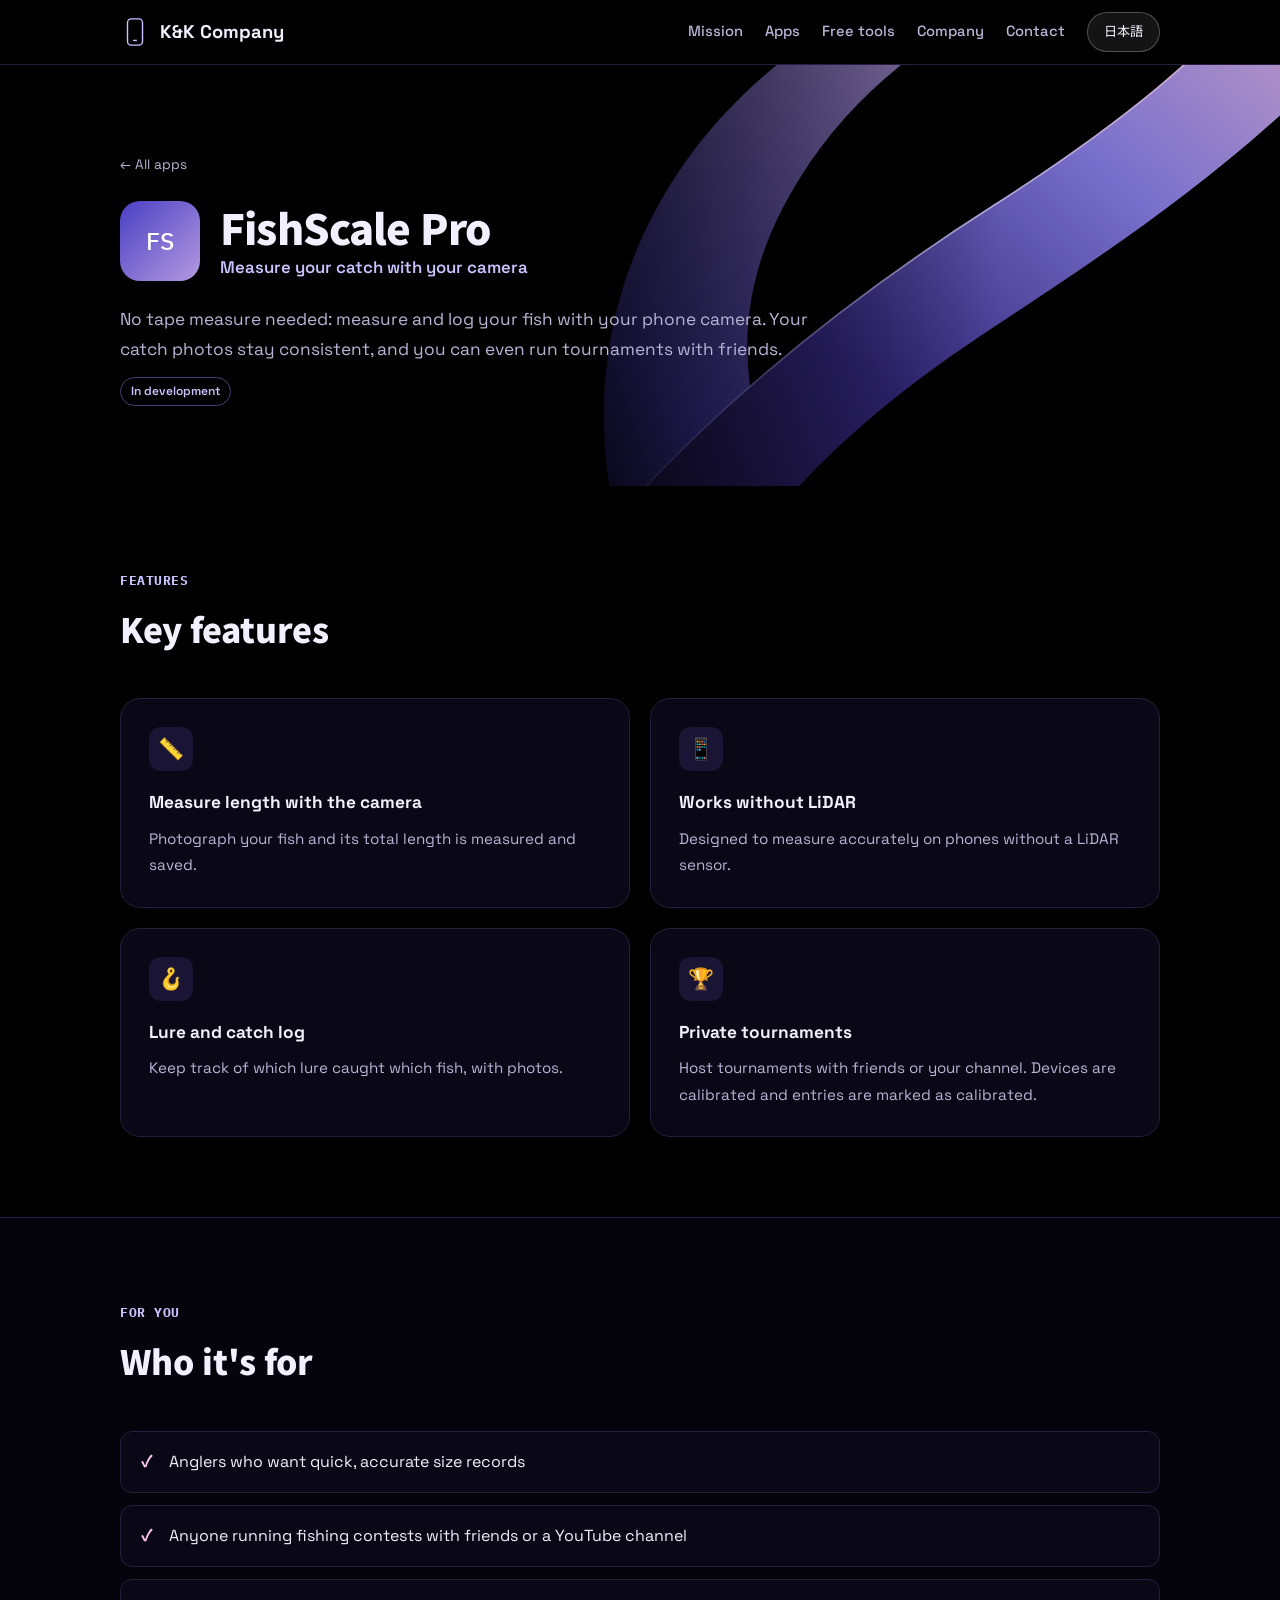
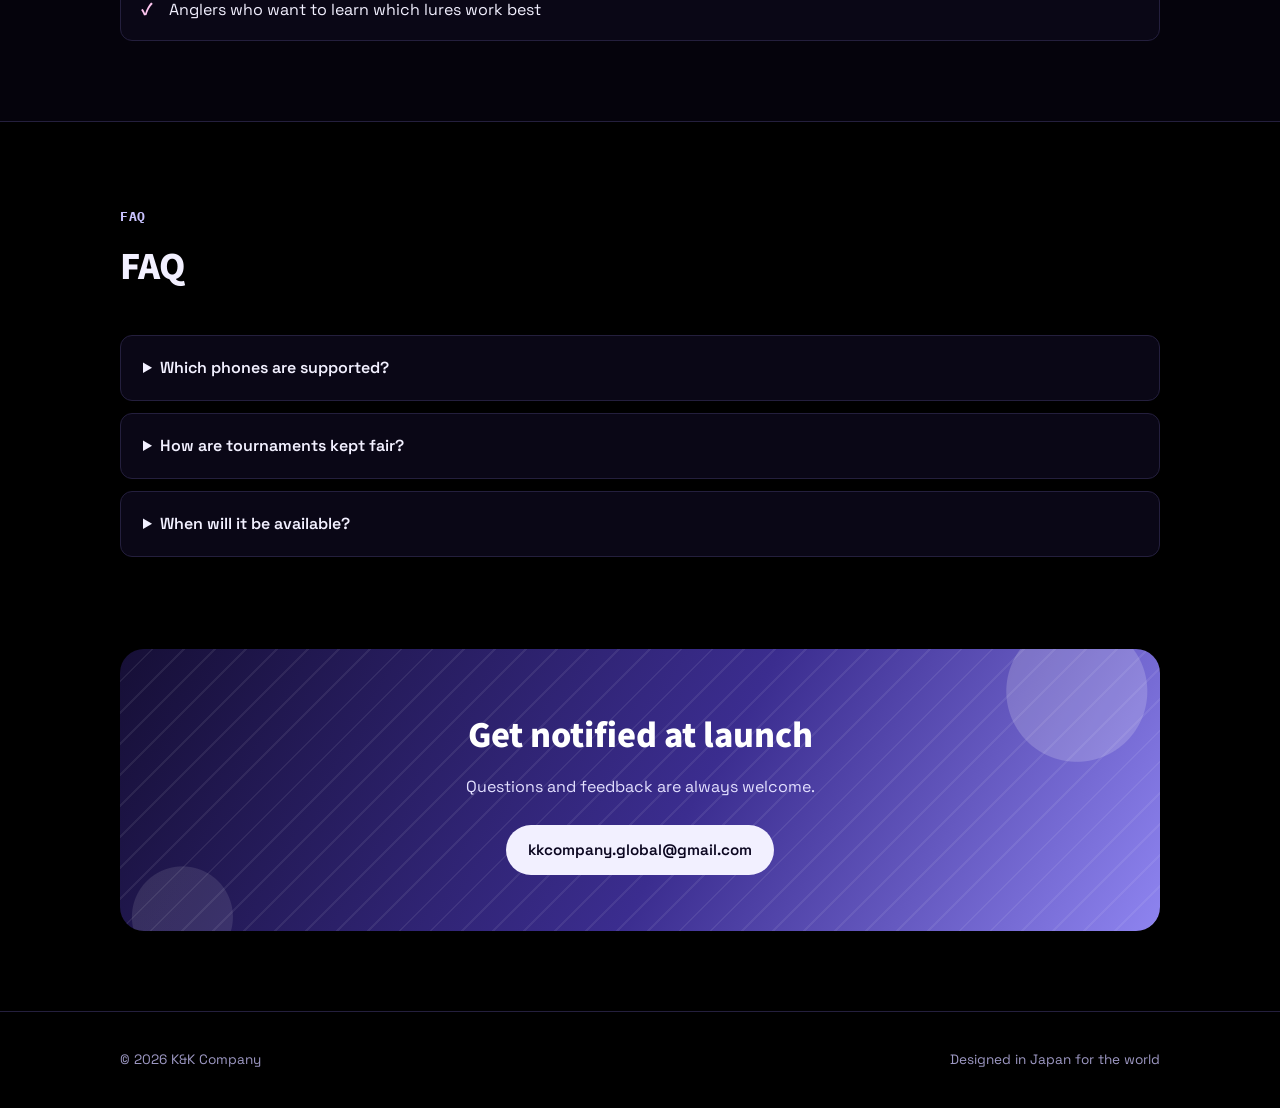
<file: fishscale-pro.html>
<!doctype html>
<html lang="ja">
<head>
<meta charset="utf-8">
<meta name="theme-color" content="#000000">
<meta name="viewport" content="width=device-width, initial-scale=1">
<title>FishScale Pro｜スマホのカメラで釣った魚の長さを測る・記録するアプリ</title>
<meta name="description" content="スマホのカメラで魚の全長を計測して記録できる釣りアプリ。LiDARのない機種でも使え、ルアー記録やプライベート釣り大会機能も。">
<meta property="og:title" content="FishScale Pro｜スマホのカメラで釣った魚の長さを測る・記録するアプリ">
<meta property="og:description" content="スマホのカメラで魚の全長を計測して記録できる釣りアプリ。LiDARのない機種でも使え、ルアー記録やプライベート釣り大会機能も。">
<meta property="og:type" content="website">
<link rel="preconnect" href="https://fonts.googleapis.com">
<link rel="preconnect" href="https://fonts.gstatic.com" crossorigin>
<link href="https://fonts.googleapis.com/css2?family=Space+Grotesk:wght@500;700&family=IBM+Plex+Mono:wght@400;500&family=Noto+Sans+JP:wght@400;500;700;900&display=swap" rel="stylesheet">
<link rel="stylesheet" href="style.css?v=7">
<script type="application/ld+json">{"@context": "https://schema.org", "@type": "SoftwareApplication", "name": "FishScale Pro", "applicationCategory": "MobileApplication", "description": "スマホのカメラで魚の全長を計測して記録できる釣りアプリ。LiDARのない機種でも使え、ルアー記録やプライベート釣り大会機能も。", "publisher": {"@type": "Organization", "name": "K&K Company"}}</script>
</head>
<body class="lang-ja" data-title-ja="FishScale Pro｜スマホのカメラで釣った魚の長さを測る・記録するアプリ" data-title-en="FishScale Pro | Measure your fish with your phone camera">
<header>
  <div class="wrap nav">
    <a href="index.html" class="logo"><svg aria-hidden="true" width="30" height="30" viewBox="0 0 32 32" fill="none" stroke="#C9C3FF" stroke-width="1.5"><rect x="8" y="2" width="16" height="28" rx="4"/><path d="M14 25h4"/></svg>K&amp;K Company</a>
    <nav class="nav-links">
      <a href="index.html#about"><span class="ja">理念</span><span class="en">Mission</span></a>
      <a href="index.html#apps"><span class="ja">アプリ</span><span class="en">Apps</span></a>
      <a href="index.html#tools"><span class="ja">無料ツール</span><span class="en">Free tools</span></a>
      <a href="index.html#company"><span class="ja">会社概要</span><span class="en">Company</span></a>
      <a href="index.html#contact"><span class="ja">お問い合わせ</span><span class="en">Contact</span></a>
      <button class="lang-btn" id="langBtn" type="button">English</button>
    </nav>
  </div>
</header>
<main>
  <div class="app-hero">
    <div class="wrap">
      <a class="crumb" href="index.html#apps">← <span class="ja">アプリ一覧へ</span><span class="en">All apps</span></a>
      <div class="head">
        <div class="big-icon" aria-hidden="true">FS</div>
        <div>
          <h1>FishScale Pro</h1>
          <div class="sub"><span class="ja">釣った魚をカメラで計測</span><span class="en">Measure your catch with your camera</span></div>
        </div>
      </div>
      <p class="lead ja">メジャーを出さなくても、スマホのカメラで魚の全長を測って記録。釣果写真もきれいにそろい、仲間うちの釣り大会まで楽しめる釣り人のためのアプリです。</p><p class="lead en">No tape measure needed: measure and log your fish with your phone camera. Your catch photos stay consistent, and you can even run tournaments with friends.</p>
      <span class="status"><span class="ja">開発中</span><span class="en">In development</span></span>
    </div>
  </div>

  <section>
    <div class="wrap">
      <div class="sec-head"><span class="label">Features</span><h2 class="ja">主な機能</h2><h2 class="en">Key features</h2></div>
      <div class="feat">
<div class="card"><div class="icon">📏</div><h3 class="ja">カメラで全長を計測</h3><h3 class="en">Measure length with the camera</h3><p class="ja">スマホのカメラで魚を撮るだけで、全長を測って記録できます。</p><p class="en">Photograph your fish and its total length is measured and saved.</p></div>
<div class="card"><div class="icon">📱</div><h3 class="ja">LiDARなしの機種でも</h3><h3 class="en">Works without LiDAR</h3><p class="ja">最新の高級機種でなくても、精度よく測れる方式を採用しています。</p><p class="en">Designed to measure accurately on phones without a LiDAR sensor.</p></div>
<div class="card"><div class="icon">🪝</div><h3 class="ja">ルアー・釣果の記録</h3><h3 class="en">Lure and catch log</h3><p class="ja">どのルアーで何を釣ったかを、写真と一緒に残せます。</p><p class="en">Keep track of which lure caught which fish, with photos.</p></div>
<div class="card"><div class="icon">🏆</div><h3 class="ja">プライベート釣り大会</h3><h3 class="en">Private tournaments</h3><p class="ja">仲間やチャンネルで大会を開催。端末ごとの補正を行い、提出写真には「大会補正済み」と表示されます。</p><p class="en">Host tournaments with friends or your channel. Devices are calibrated and entries are marked as calibrated.</p></div>
      </div>
    </div>
  </section>

  <section class="alt">
    <div class="wrap">
      <div class="sec-head"><span class="label">For you</span><h2 class="ja">こんな方におすすめ</h2><h2 class="en">Who it's for</h2></div>
      <ul class="who">
<li><span class="ja">釣った魚のサイズを手早く正確に残したい方</span><span class="en">Anglers who want quick, accurate size records</span></li>
<li><span class="ja">仲間うちやYouTubeチャンネルで釣り大会を開きたい方</span><span class="en">Anyone running fishing contests with friends or a YouTube channel</span></li>
<li><span class="ja">ルアーごとの釣果を振り返って次の釣りに活かしたい方</span><span class="en">Anglers who want to learn which lures work best</span></li>
      </ul>
    </div>
  </section>

  <section>
    <div class="wrap faq">
      <div class="sec-head"><span class="label">FAQ</span><h2 class="ja">よくある質問</h2><h2 class="en">FAQ</h2></div>
<details><summary><span class="ja">どの機種で使えますか？</span><span class="en">Which phones are supported?</span></summary><p class="ja">まずiPhone版から開発しています。LiDARのない機種でも使えるように設計しています。</p><p class="en">We are building the iPhone version first, designed to work without LiDAR.</p></details>
<details><summary><span class="ja">大会での不正は防げますか？</span><span class="en">How are tournaments kept fair?</span></summary><p class="ja">大会モードでは端末ごとに補正を行い、提出写真に「大会補正済み」と表示して公平性を保ちます。</p><p class="en">In tournament mode each device is calibrated, and submitted photos are marked as calibrated.</p></details>
<details><summary><span class="ja">いつ使えるようになりますか？</span><span class="en">When will it be available?</span></summary><p class="ja">現在開発中です。公開時期はこのページでお知らせします。</p><p class="en">It is in development. We'll announce the release on this page.</p></details>
    </div>
  </section>

  <section style="padding-top:0">
    <div class="wrap">
      <div class="contact">
        <h2 class="ja">公開のお知らせを受け取る</h2><h2 class="en">Get notified at launch</h2>
        <p class="ja">ご質問・ご要望もお気軽にお寄せください。</p><p class="en">Questions and feedback are always welcome.</p>
        <a class="btn" href="mailto:kkcompany.global@gmail.com?subject=FishScale Pro">kkcompany.global@gmail.com</a>
      </div>
    </div>
  </section>
</main>
<footer>
  <div class="wrap">
    <span>© <span id="year"></span> K&amp;K Company</span>
    <span class="ja">合同会社 K&amp;K カンパニー</span><span class="en">Designed in Japan for the world</span>
  </div>
</footer>
<script src="script.js?v=2"></script>
</body>
</html>
</file>
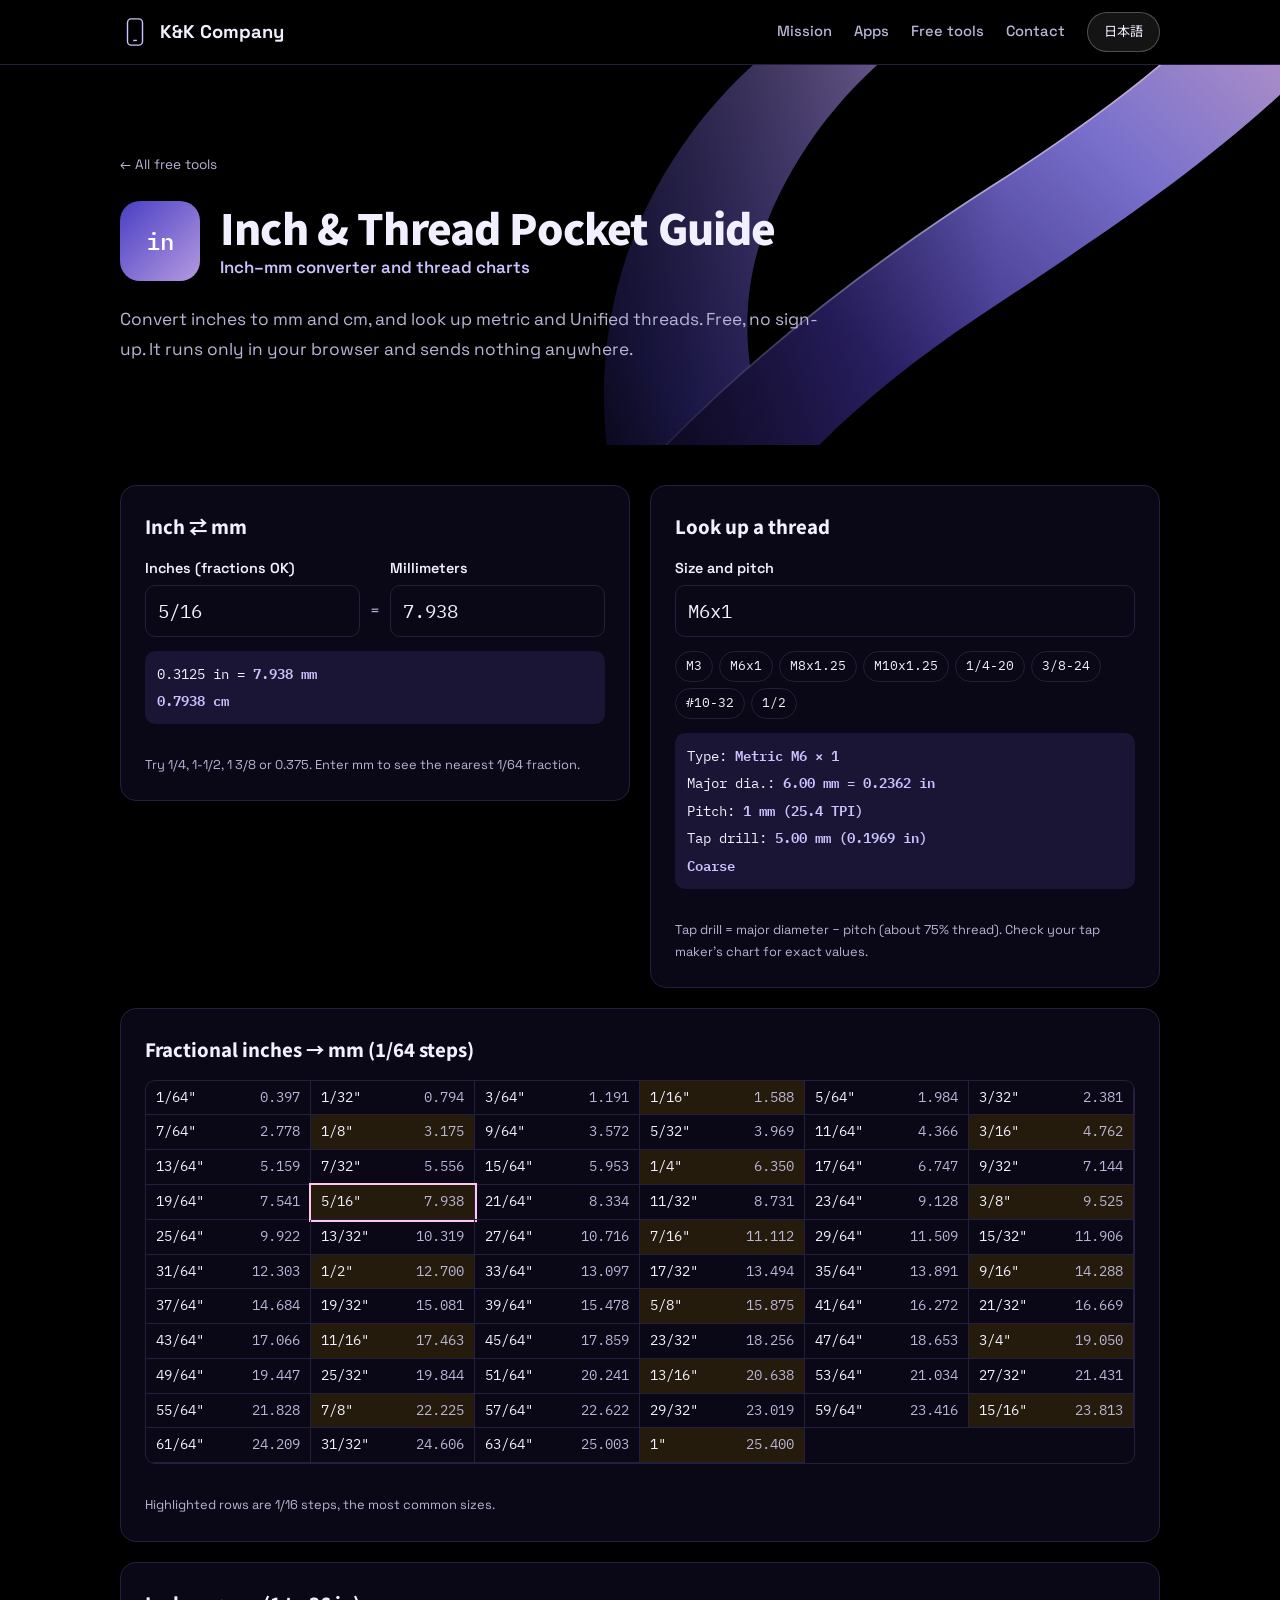
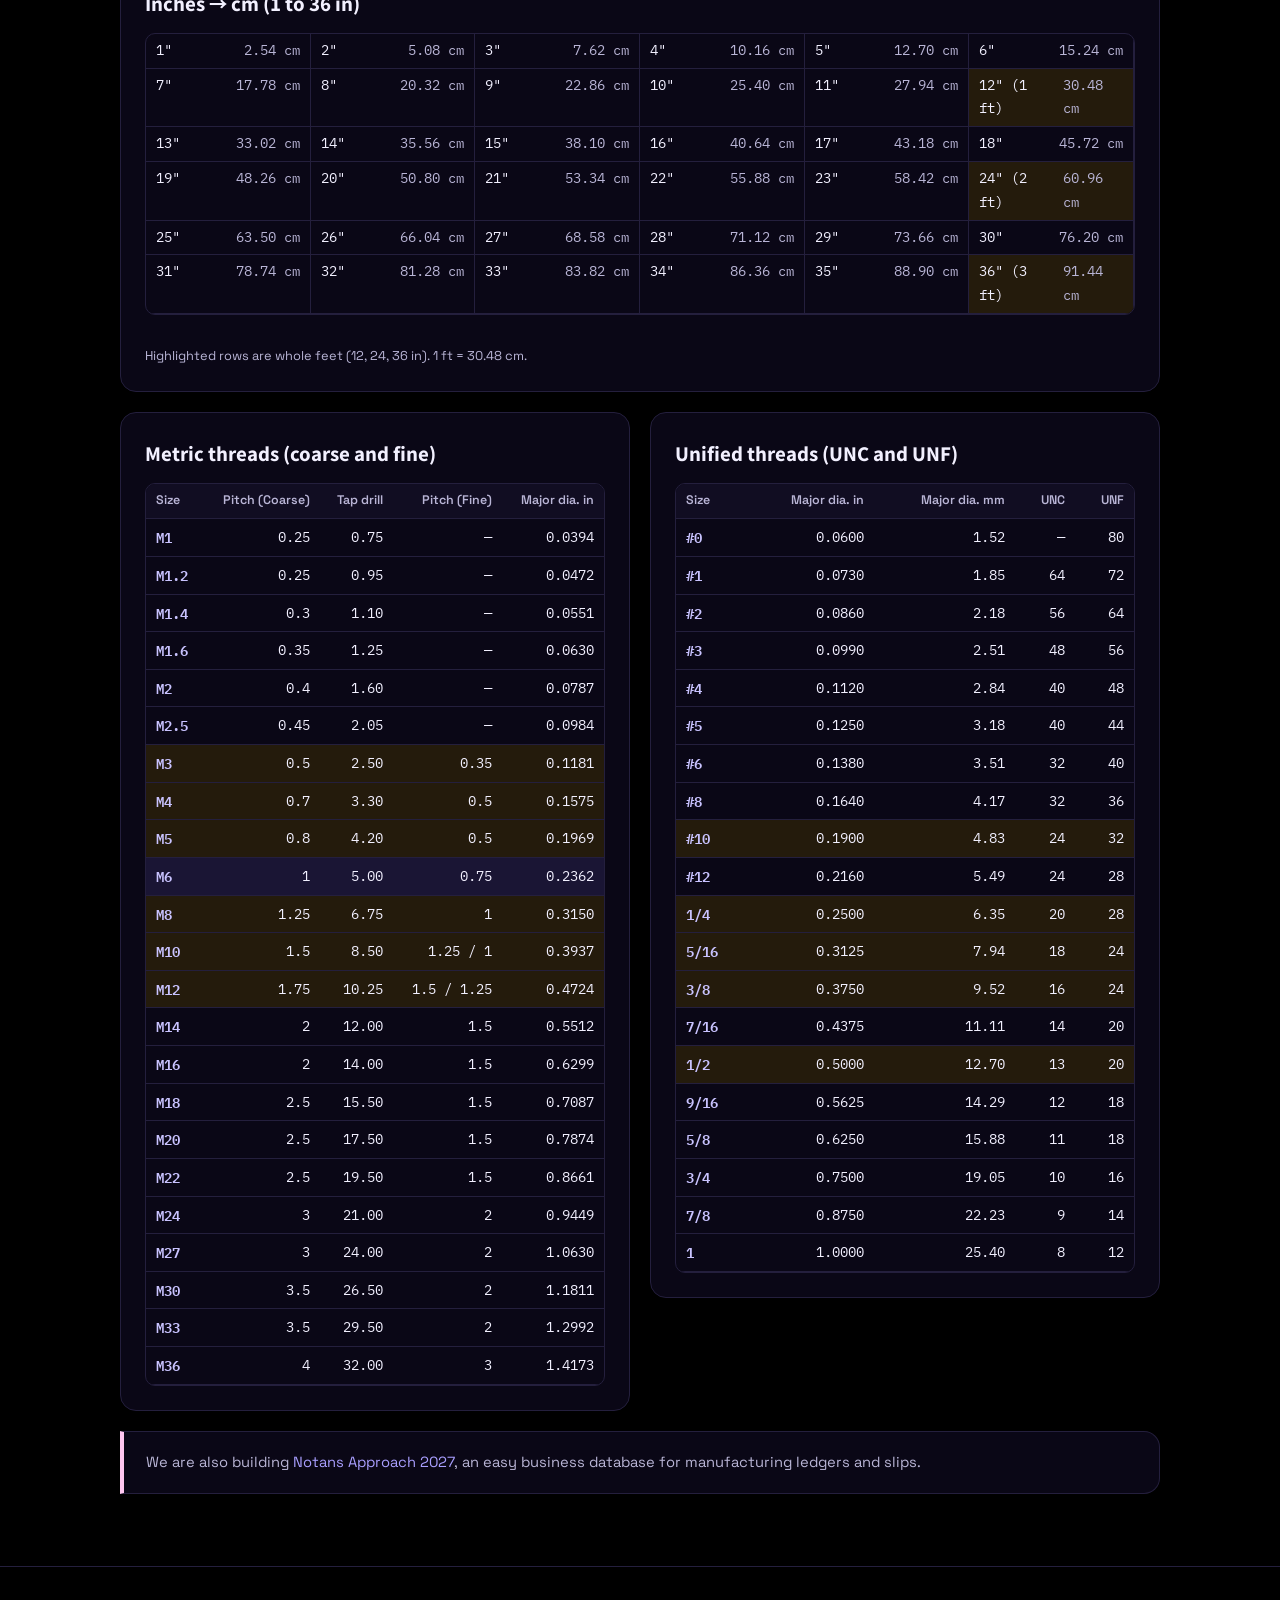
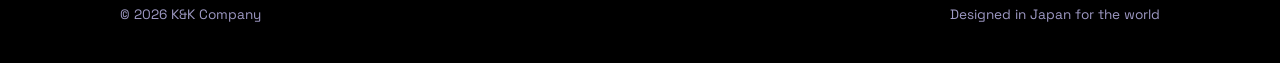
<file: neji.html>
<!doctype html>
<html lang="ja">
<head>
<meta charset="utf-8">
<meta name="theme-color" content="#000000">
<meta name="viewport" content="width=device-width, initial-scale=1">
<title>インチ・ねじ早見帳｜インチ⇄ミリ換算・ねじの下穴早見表（無料）</title>
<meta name="description" content="インチとミリ・センチの換算（分数対応）、メートルねじ・ユニファイねじ（UNC・UNF）の早見表と下穴径の目安。登録不要・無料で、ブラウザだけで使えます。">
<meta property="og:title" content="インチ・ねじ早見帳｜インチ⇄ミリ換算・ねじの下穴早見表（無料）">
<meta property="og:description" content="インチとミリ・センチの換算（分数対応）、メートルねじ・ユニファイねじ（UNC・UNF）の早見表と下穴径の目安。登録不要・無料で、ブラウザだけで使えます。">
<meta property="og:url" content="https://kkcompany-global.github.io/neji.html">
<meta property="og:type" content="website">
<meta property="og:image" content="https://kkcompany-global.github.io/ogp.png">
<link rel="preconnect" href="https://fonts.googleapis.com">
<link rel="preconnect" href="https://fonts.gstatic.com" crossorigin>
<link href="https://fonts.googleapis.com/css2?family=Space+Grotesk:wght@500;700&family=IBM+Plex+Mono:wght@400;500&family=Noto+Sans+JP:wght@400;500;700;900&display=swap" rel="stylesheet">
<link rel="stylesheet" href="style.css?v=7">
<style>
.tool{padding:40px 0 72px}
.tool .grid2{display:grid;grid-template-columns:repeat(auto-fit,minmax(min(300px,100%),1fr));gap:20px;align-items:start;margin-bottom:20px}
.tool .panel{background:var(--surface);border:1px solid var(--line);border-radius:var(--radius);padding:24px;display:flex;flex-direction:column;gap:14px;min-width:0;margin-bottom:20px}
.tool .grid2 .panel{margin-bottom:0}
.tool h2{font-size:1.15rem;font-weight:800}
.tool label{font-weight:600;font-size:.9rem}
.tool input[type=text]{min-width:0;font:inherit;font-family:"IBM Plex Mono",ui-monospace,Menlo,monospace;font-size:1.2rem;color:var(--text);background:var(--surface);border:1.5px solid var(--line);border-radius:10px;padding:8px 12px;width:100%;min-height:48px}
.tool input[type=text]:focus{outline:none;border-color:var(--brand-2);box-shadow:0 0 0 3px #1A1534}
.tool .conv{display:grid;grid-template-columns:1fr auto 1fr;gap:10px;align-items:end}
.tool .field{display:flex;flex-direction:column;gap:4px;min-width:0}
.tool .eq{color:var(--muted);padding-bottom:12px}
@media (max-width:520px){.tool .conv{grid-template-columns:1fr}.tool .eq{display:none}}
.tool .out{font-family:"IBM Plex Mono",ui-monospace,Menlo,monospace;font-variant-numeric:tabular-nums;background:#1A1534;border-radius:10px;padding:10px 12px;font-size:.88rem;display:flex;flex-direction:column;gap:2px;min-height:44px}
.tool .out b{font-weight:600;color:var(--brand)}
.tool .out.err{background:#241B0C}
.tool .chips{display:flex;flex-wrap:wrap;gap:6px}
.tool .chip{font:inherit;font-family:"IBM Plex Mono",ui-monospace,Menlo,monospace;font-size:.82rem;border:1px solid var(--line);background:var(--surface);color:var(--text);border-radius:999px;padding:3px 10px;cursor:pointer;min-height:30px}
.tool .chip:hover{border-color:var(--brand-2)}
.tool .tw{overflow-x:auto;border:1px solid var(--line);border-radius:10px}
.tool table{border-collapse:collapse;width:100%;font-size:.88rem;font-variant-numeric:tabular-nums}
.tool th,.tool td{padding:6px 10px;text-align:right;border-bottom:1px solid var(--line);white-space:nowrap}
.tool th{font-weight:600;font-size:.78rem;color:var(--muted);background:#110D22}
.tool td{font-family:"IBM Plex Mono",ui-monospace,Menlo,monospace}
.tool td:first-child,.tool th:first-child{text-align:left}
.tool td.name{font-weight:600;color:var(--brand)}
.tool tr.hl td{background:#241B0C}
.tool tr.hit td{background:#1A1534}
.tool .frac{display:grid;grid-template-columns:repeat(auto-fill,minmax(150px,1fr));border:1px solid var(--line);border-radius:10px;overflow:hidden}
.tool .frac div{display:flex;justify-content:space-between;gap:8px;padding:5px 10px;font-family:"IBM Plex Mono",ui-monospace,Menlo,monospace;font-size:.85rem;border-bottom:1px solid var(--line);border-right:1px solid var(--line);font-variant-numeric:tabular-nums}
.tool .frac div.q{background:#241B0C}
.tool .frac div span:last-child{color:var(--muted)}
.tool .note{font-size:.8rem;color:var(--muted);text-align:left}
.tool .rel{background:var(--surface);border:1px solid var(--line);border-left:4px solid var(--accent);border-radius:0 var(--radius) var(--radius) 0;padding:18px 22px;font-size:.92rem;color:var(--muted)}
@media (max-width:600px){.app-hero{padding:32px 0 24px}.crumb{margin-bottom:14px}.app-hero .head{gap:14px;margin-bottom:14px}.app-hero .big-icon{width:56px;height:56px;flex:0 0 56px;font-size:1.7rem;border-radius:14px}.app-hero h1{font-size:1.45rem}.app-hero .sub{font-size:.88rem}.app-hero p.lead{font-size:.94rem}.tool{padding-top:20px}.tool .panel{padding:18px 16px}}
</style>
<script type="application/ld+json">{"@context":"https://schema.org","@type":"WebApplication","name":"インチ・ねじ早見帳","applicationCategory":"UtilitiesApplication","operatingSystem":"Any","offers":{"@type":"Offer","price":"0"},"description":"インチとミリ・センチの換算（分数対応）、メートルねじ・ユニファイねじ（UNC・UNF）の早見表と下穴径の目安。登録不要・無料で、ブラウザだけで使えます。","publisher":{"@type":"Organization","name":"K&K Company"}}</script>
</head>
<body class="lang-ja" data-title-ja="インチ・ねじ早見帳｜インチ⇄ミリ換算・ねじの下穴早見表（無料）" data-title-en="Inch & Thread Pocket Guide | Free inch–mm converter and thread charts">
<header>
  <div class="wrap nav">
    <a href="index.html" class="logo"><svg aria-hidden="true" width="30" height="30" viewBox="0 0 32 32" fill="none" stroke="#C9C3FF" stroke-width="1.5"><rect x="8" y="2" width="16" height="28" rx="4"/><path d="M14 25h4"/></svg>K&amp;K Company</a>
    <nav class="nav-links">
      <a href="index.html#about"><span class="ja">理念</span><span class="en">Mission</span></a>
      <a href="index.html#apps"><span class="ja">アプリ</span><span class="en">Apps</span></a>
      <a href="index.html#tools"><span class="ja">無料ツール</span><span class="en">Free tools</span></a>
      <a href="index.html#contact"><span class="ja">お問い合わせ</span><span class="en">Contact</span></a>
      <button class="lang-btn" id="langBtn" type="button">English</button>
    </nav>
  </div>
</header>
<main>
  <div class="app-hero">
    <div class="wrap">
      <a class="crumb" href="index.html#tools">← <span class="ja">無料ツール一覧へ</span><span class="en">All free tools</span></a>
      <div class="head">
        <div class="big-icon" aria-hidden="true">in</div>
        <div>
          <h1><span class="ja">インチ・ねじ早見帳</span><span class="en">Inch &amp; Thread Pocket Guide</span></h1>
          <div class="sub"><span class="ja">インチ⇄ミリ換算・ねじの早見表</span><span class="en">Inch–mm converter and thread charts</span></div>
        </div>
      </div>
      <p class="lead ja">インチとミリ・センチの換算と、メートルねじ・ユニファイねじの早見表です。登録不要・無料。ブラウザの中だけで動き、入力した値はどこにも送りません。</p><p class="lead en">Convert inches to mm and cm, and look up metric and Unified threads. Free, no sign-up. It runs only in your browser and sends nothing anywhere.</p>
    </div>
  </div>

  <div class="tool">
    <div class="wrap">
      <div class="grid2">
        <section class="panel" aria-labelledby="h1c">
          <h2 id="h1c"><span class="ja">インチ ⇄ ミリ換算</span><span class="en">Inch ⇄ mm</span></h2>
          <div class="conv">
            <div class="field"><label for="inIn"><span class="ja">インチ（分数も可）</span><span class="en">Inches (fractions OK)</span></label><input type="text" id="inIn" value="5/16" autocomplete="off"></div>
            <span class="eq">=</span>
            <div class="field"><label for="inMm"><span class="ja">ミリ</span><span class="en">Millimeters</span></label><input type="text" id="inMm" inputmode="decimal" value="" autocomplete="off"></div>
          </div>
          <div class="out" id="convOut" role="status"></div>
          <p class="note"><span class="ja">例：1/4、1-1/2、1 3/8、0.375。ミリを入れると、いちばん近い 1/64 の分数も出します。</span><span class="en">Try 1/4, 1-1/2, 1 3/8 or 0.375. Enter mm to see the nearest 1/64 fraction.</span></p>
        </section>
        <section class="panel" aria-labelledby="h2c">
          <h2 id="h2c"><span class="ja">ねじを調べる</span><span class="en">Look up a thread</span></h2>
          <div class="field"><label for="thIn"><span class="ja">呼び径・ピッチ</span><span class="en">Size and pitch</span></label><input type="text" id="thIn" value="M6x1" autocomplete="off"></div>
          <div class="chips" id="thChips"></div>
          <div class="out" id="thOut" role="status"></div>
          <p class="note"><span class="ja">下穴径は「外径 − ピッチ」の目安（ねじ山 約75%）です。正式な値はタップメーカーの表で確かめてください。</span><span class="en">Tap drill = major diameter − pitch (about 75% thread). Check your tap maker's chart for exact values.</span></p>
        </section>
      </div>

      <section class="panel" aria-labelledby="h3c">
        <h2 id="h3c"><span class="ja">分数インチ → ミリ（1/64 刻み）</span><span class="en">Fractional inches → mm (1/64 steps)</span></h2>
        <div class="frac" id="fracGrid"></div>
        <p class="note"><span class="ja">色付きは 1/16 刻み（よく使う寸法）です。</span><span class="en">Highlighted rows are 1/16 steps, the most common sizes.</span></p>
      </section>

      <section class="panel" aria-labelledby="h6c">
        <h2 id="h6c"><span class="ja">インチ → センチ（1〜36 インチ）</span><span class="en">Inches → cm (1 to 36 in)</span></h2>
        <div class="frac" id="wholeGrid"></div>
        <p class="note"><span class="ja">色付きはフィート（12・24・36 インチ）です。1 フィート = 30.48 cm。</span><span class="en">Highlighted rows are whole feet (12, 24, 36 in). 1 ft = 30.48 cm.</span></p>
      </section>

      <div class="grid2">
        <section class="panel" aria-labelledby="h4c">
          <h2 id="h4c"><span class="ja">メートルねじ（並目・細目）</span><span class="en">Metric threads (coarse and fine)</span></h2>
          <div class="tw"><table id="metTbl"></table></div>
        </section>
        <section class="panel" aria-labelledby="h5c">
          <h2 id="h5c"><span class="ja">ユニファイねじ（UNC・UNF）</span><span class="en">Unified threads (UNC and UNF)</span></h2>
          <div class="tw"><table id="uniTbl"></table></div>
        </section>
      </div>

      <p class="rel"><span class="ja">製造業の現場向けに、台帳・伝票をかんたんに作れる業務データベース <a href="notans.html">ノータンスアプローチ2027</a> も開発しています。</span><span class="en">We are also building <a href="notans.html">Notans Approach 2027</a>, an easy business database for manufacturing ledgers and slips.</span></p>
    </div>
  </div>
</main>
<footer>
  <div class="wrap">
    <span>© <span id="year"></span> K&amp;K Company</span>
    <span class="ja">合同会社 K&amp;K カンパニー</span><span class="en">Designed in Japan for the world</span>
  </div>
</footer>
<script src="script.js?v=2"></script>
<script>
(function () {
  const T = {
    ja: {
      title: "インチ・ねじ早見帳", lead: "インチとミリの換算、メートルねじ・ユニファイねじの早見表です。ブラウザの中だけで動き、入力した値はどこにも送りません。",
      convH: "インチ ⇄ ミリ換算", inchLbl: "インチ（分数も可）", mmLbl: "ミリ", convNote: "例：1/4、1-1/2、1 3/8、0.375。ミリを入れると、いちばん近い 1/64 の分数も出します。",
      lookH: "ねじを調べる", lookLbl: "呼び径・ピッチ", drillNote: "下穴径は「外径 − ピッチ」の目安（ねじ山 約75%）です。正式な値はタップメーカーの表で確かめてください。",
      fracH: "分数インチ → ミリ（1/64 刻み）", fracNote: "色付きは 1/16 刻み（よく使う寸法）です。",
      wholeH: "インチ → センチ（1〜36 インチ）", wholeNote: "色付きはフィート（12・24・36 インチ）です。1 フィート = 30.48 cm。", notSize: "規格表にない呼び径です",
      metH: "メートルねじ（並目・細目）", uniH: "ユニファイねじ（UNC・UNF）",
      foot: "K&K Company がつくっています。現場で使うちょっとした道具を、無料で置いています。",
      size: "呼び", dia: "外径", pitch: "ピッチ", coarse: "並目", fine: "細目", drill: "下穴目安", tpi: "山数/in",
      nearest: "近い分数", diff: "差", badInch: "インチの書き方が読めません（例：5/16、1-1/2、0.375）", badMm: "数字を入れてください",
      badTh: "読めませんでした。M6、M8x1.25、1/4-20、#10-32 のように入れてください",
      notStd: "規格表にないピッチです", kind: "種類", both: "並目と細目", metric: "メートルねじ", unified: "ユニファイねじ"
    },
    en: {
      title: "Inch & Thread Pocket Guide", lead: "Inch–mm conversion and quick tables for metric and Unified threads. Runs only in your browser; nothing you type is sent anywhere.",
      convH: "Inch ⇄ mm", inchLbl: "Inches (fractions OK)", mmLbl: "Millimeters", convNote: "Try 1/4, 1-1/2, 1 3/8 or 0.375. Enter mm to see the nearest 1/64 fraction.",
      lookH: "Look up a thread", lookLbl: "Size and pitch", drillNote: "Tap drill = major diameter − pitch (about 75% thread). Check your tap maker's chart for exact values.",
      fracH: "Fractional inches → mm (1/64 steps)", fracNote: "Highlighted rows are 1/16 steps, the most common sizes.",
      wholeH: "Inches → cm (1 to 36 in)", wholeNote: "Highlighted rows are whole feet (12, 24, 36 in). 1 ft = 30.48 cm.", notSize: "Not a standard size",
      metH: "Metric threads (coarse and fine)", uniH: "Unified threads (UNC and UNF)",
      foot: "Made by K&K Company. Small, free tools for the shop floor.",
      size: "Size", dia: "Major dia.", pitch: "Pitch", coarse: "Coarse", fine: "Fine", drill: "Tap drill", tpi: "TPI",
      nearest: "Nearest fraction", diff: "off by", badInch: "Can't read that (try 5/16, 1-1/2 or 0.375)", badMm: "Enter a number",
      badTh: "Can't read that. Try M6, M8x1.25, 1/4-20 or #10-32",
      notStd: "Not a standard pitch for this size", kind: "Type", both: "coarse and fine", metric: "Metric", unified: "Unified"
    }
  };
  let L = document.body.className === "lang-en" ? "en" : "ja";
  const t = (k) => T[L][k];
  const $ = (id) => document.getElementById(id);
  const IN = 25.4;
  const r = (x, n) => { const p = Math.pow(10, n); return (Math.round(x * p) / p).toFixed(n); };

  // ---- data ----
  const MET = [[1,0.25],[1.2,0.25],[1.4,0.3],[1.6,0.35],[2,0.4],[2.5,0.45],[3,0.5,[0.35]],[4,0.7,[0.5]],[5,0.8,[0.5]],[6,1,[0.75]],[8,1.25,[1]],[10,1.5,[1.25,1]],[12,1.75,[1.5,1.25]],[14,2,[1.5]],[16,2,[1.5]],[18,2.5,[1.5]],[20,2.5,[1.5]],[22,2.5,[1.5]],[24,3,[2]],[27,3,[2]],[30,3.5,[2]],[33,3.5,[2]],[36,4,[3]]];
  const UNI = [["#0",0.060,null,80],["#1",0.073,64,72],["#2",0.086,56,64],["#3",0.099,48,56],["#4",0.112,40,48],["#5",0.125,40,44],["#6",0.138,32,40],["#8",0.164,32,36],["#10",0.190,24,32],["#12",0.216,24,28],["1/4",0.25,20,28],["5/16",0.3125,18,24],["3/8",0.375,16,24],["7/16",0.4375,14,20],["1/2",0.5,13,20],["9/16",0.5625,12,18],["5/8",0.625,11,18],["3/4",0.75,10,16],["7/8",0.875,9,14],["1",1.0,8,12]];

  // ---- fractions ----
  function gcd(a, b) { return b ? gcd(b, a % b) : a; }
  function fracText(n64) {
    const whole = Math.floor(n64 / 64), rem = n64 % 64;
    if (!rem) return String(whole);
    const g = gcd(rem, 64), f = (rem / g) + "/" + (64 / g);
    return whole ? whole + "-" + f : f;
  }
  function parseInch(s) {
    s = String(s).trim().replace(/[″"]|in(ch(es)?)?$/gi, "").trim();
    if (!s) return null;
    let m = /^(\d+)\s*[- ]\s*(\d+)\s*\/\s*(\d+)$/.exec(s);
    if (m && +m[3]) return +m[1] + (+m[2]) / (+m[3]);
    m = /^(\d+)\s*\/\s*(\d+)$/.exec(s);
    if (m && +m[2]) return (+m[1]) / (+m[2]);
    m = /^\d*\.?\d+$/.exec(s);
    if (m) return parseFloat(s);
    return null;
  }

  // ---- converter ----
  let lastSide = "in";
  function showConv() {
    const out = $("convOut"); out.className = "out"; out.textContent = "";
    const line = (a, b) => { const d = document.createElement("div"); d.innerHTML = ""; const x = document.createElement("span"); x.textContent = a + " "; const y = document.createElement("b"); y.textContent = b; d.append(x, y); out.append(d); };
    if (lastSide === "in") {
      const v = parseInch($("inIn").value);
      if (v == null) { if ($("inIn").value.trim()) { out.className = "out err"; out.textContent = t("badInch"); } $("inMm").value = ""; return; }
      const mm = v * IN; $("inMm").value = r(mm, 3);
      line(r(v, 4) + " in =", r(mm, 3) + " mm");
      line("", r(mm / 10, 4) + " cm");
    } else {
      const raw = $("inMm").value.trim().replace(/mm$/i, "").trim();
      const mm = parseFloat(raw);
      if (!raw || isNaN(mm)) { if (raw) { out.className = "out err"; out.textContent = t("badMm"); } $("inIn").value = ""; return; }
      const inch = mm / IN; $("inIn").value = r(inch, 4);
      const n64 = Math.round(inch * 64);
      line(r(mm, 3) + " mm =", r(inch, 4) + " in");
      line(t("nearest") + ":", fracText(n64) + "\" (" + r(n64 / 64 * IN, 3) + " mm, " + t("diff") + " " + r(Math.abs(n64 / 64 * IN - mm), 3) + " mm)");
    }
    hilite();
  }
  $("inIn").addEventListener("input", () => { lastSide = "in"; showConv(); });
  $("inMm").addEventListener("input", () => { lastSide = "mm"; showConv(); });

  // ---- fraction grid ----
  function drawFrac() {
    const g = $("fracGrid"); g.textContent = "";
    for (let n = 1; n <= 64; n++) {
      const d = document.createElement("div"); if (n % 4 === 0) d.className = "q"; d.dataset.n = n;
      const a = document.createElement("span"); a.textContent = fracText(n) + "\"";
      const b = document.createElement("span"); b.textContent = r(n / 64 * IN, 3);
      d.append(a, b); g.append(d);
    }
  }
  function drawWhole() {
    const g = $("wholeGrid"); g.textContent = "";
    for (let n = 1; n <= 36; n++) {
      const d = document.createElement("div"); if (n % 12 === 0) d.className = "q";
      const a = document.createElement("span"); a.textContent = n + "\"" + (n % 12 === 0 ? " (" + n / 12 + " ft)" : "");
      const b = document.createElement("span"); b.textContent = r(n * 2.54, 2) + " cm";
      d.append(a, b); g.append(d);
    }
  }
  function hilite() {
    const v = parseInch($("inIn").value);
    document.querySelectorAll("#fracGrid div").forEach((d) => { d.style.outline = ""; });
    if (v == null || v <= 0 || v > 1) return;
    const n = Math.round(v * 64);
    const el = document.querySelector('#fracGrid div[data-n="' + n + '"]');
    if (el) el.style.outline = "2px solid var(--accent)";
  }

  // ---- tables ----
  function cell(tag, txt, cls) { const c = document.createElement(tag); c.textContent = txt; if (cls) c.className = cls; return c; }
  function drawTables() {
    const m = $("metTbl"); m.textContent = "";
    const mh = document.createElement("thead"); const mr = document.createElement("tr");
    [t("size"), t("pitch") + " (" + t("coarse") + ")", t("drill"), t("pitch") + " (" + t("fine") + ")", t("dia") + " in"].forEach((x) => mr.append(cell("th", x))); mh.append(mr); m.append(mh);
    const mb = document.createElement("tbody");
    MET.forEach(([d, p, f]) => {
      const tr = document.createElement("tr"); tr.dataset.k = "M" + d; if ([3,4,5,6,8,10,12].includes(d)) tr.className = "hl";
      tr.append(cell("td", "M" + d, "name"), cell("td", p), cell("td", r(d - p, 2)), cell("td", f ? f.join(" / ") : "—"), cell("td", r(d / IN, 4)));
      mb.append(tr);
    }); m.append(mb);
    const u = $("uniTbl"); u.textContent = "";
    const uh = document.createElement("thead"); const ur = document.createElement("tr");
    [t("size"), t("dia") + " in", t("dia") + " mm", "UNC", "UNF"].forEach((x) => ur.append(cell("th", x))); uh.append(ur); u.append(uh);
    const ub = document.createElement("tbody");
    UNI.forEach(([n, d, c, f]) => {
      const tr = document.createElement("tr"); tr.dataset.k = n; if (["1/4","5/16","3/8","1/2","#10"].includes(n)) tr.className = "hl";
      tr.append(cell("td", n, "name"), cell("td", d.toFixed(4)), cell("td", r(d * IN, 2)), cell("td", c ? c : "—"), cell("td", f));
      ub.append(tr);
    }); u.append(ub);
  }

  // ---- thread lookup ----
  const CHIPS = ["M3", "M6x1", "M8x1.25", "M10x1.25", "1/4-20", "3/8-24", "#10-32", "1/2"];
  function drawChips() {
    const c = $("thChips"); c.textContent = "";
    CHIPS.forEach((x) => { const b = document.createElement("button"); b.type = "button"; b.className = "chip"; b.textContent = x; b.addEventListener("click", () => { $("thIn").value = x; lookup(); }); c.append(b); });
  }
  function lookup() {
    const out = $("thOut"); out.className = "out"; out.textContent = "";
    document.querySelectorAll("tr.hit").forEach((x) => x.classList.remove("hit"));
    const s = $("thIn").value.trim().replace(/[×*]/g, "x").replace(/\s+/g, "");
    if (!s) return;
    const add = (a, b) => { const d = document.createElement("div"); const x = document.createElement("span"); x.textContent = a + "  "; const y = document.createElement("b"); y.textContent = b; d.append(x, y); out.append(d); };
    let m = /^m(\d+(?:\.\d+)?)(?:x(\d+(?:\.\d+)?))?$/i.exec(s);
    if (m) {
      const d = +m[1], row = MET.find((x) => x[0] === d);
      const p = m[2] ? +m[2] : row ? row[1] : null;
      add(t("kind") + ":", t("metric") + " M" + d + (p ? " × " + p : ""));
      add(t("dia") + ":", r(d, 2) + " mm = " + r(d / IN, 4) + " in");
      if (p) {
        add(t("pitch") + ":", p + " mm  (" + r(IN / p, 1) + " " + t("tpi") + ")");
        add(t("drill") + ":", r(d - p, 2) + " mm  (" + r((d - p) / IN, 4) + " in)");
        if (row && p !== row[1] && !(row[2] || []).includes(p)) add("", t("notStd"));
        else if (row) add("", p === row[1] ? t("coarse") : t("fine"));
        else add("", t("notSize"));
      }
      if (row) { const tr = document.querySelector('#metTbl tr[data-k="M' + d + '"]'); if (tr) tr.classList.add("hit"); }
      return;
    }
    m = /^(#\d+|\d+-\d+\/\d+|\d+\/\d+|\d+(?:\.\d+)?)(?:-(\d+))?$/.exec(s);
    if (m) {
      let name = m[1], row = UNI.find((x) => x[0] === name), d;
      if (row) d = row[1];
      else if (name[0] !== "#") { d = parseInch(name); if (d != null) row = UNI.find((x) => Math.abs(x[1] - d) < 1e-6); if (row) name = row[0]; }
      if (d == null) { out.className = "out err"; out.textContent = t("badTh"); return; }
      const tpi = m[2] ? +m[2] : null;
      add(t("kind") + ":", t("unified") + " " + name + (tpi ? "-" + tpi : row ? " (" + t("both") + ")" : ""));
      add(t("dia") + ":", d.toFixed(4) + " in = " + r(d * IN, 2) + " mm");
      const one = (n, label) => {
        const p = IN / n;
        add((label ? label + " " : "") + t("pitch") + ":", n + " " + t("tpi") + "  (" + r(p, 3) + " mm)");
        add(t("drill") + ":", r(d - 1 / n, 4) + " in  (" + r(d * IN - p, 2) + " mm)");
      };
      if (tpi) { one(tpi, row ? (tpi === row[2] ? "UNC" : tpi === row[3] ? "UNF" : "") : ""); if (row && tpi !== row[2] && tpi !== row[3]) add("", t("notStd")); }
      else if (row) { if (row[2]) one(row[2], "UNC"); one(row[3], "UNF"); }
      if (row) { const tr = document.querySelector('#uniTbl tr[data-k="' + row[0] + '"]'); if (tr) tr.classList.add("hit"); }
      return;
    }
    out.className = "out err"; out.textContent = t("badTh");
  }
  $("thIn").addEventListener("input", lookup);

  // ---- language: follows the site's English / 日本語 button ----
  function applyLang() { L = document.body.className === "lang-en" ? "en" : "ja"; drawTables(); drawWhole(); showConv(); lookup(); }
  new MutationObserver(applyLang).observe(document.body, { attributes: true, attributeFilter: ["class"] });
  drawFrac(); drawChips(); applyLang();
})();
</script>
</body>
</html>
</file>
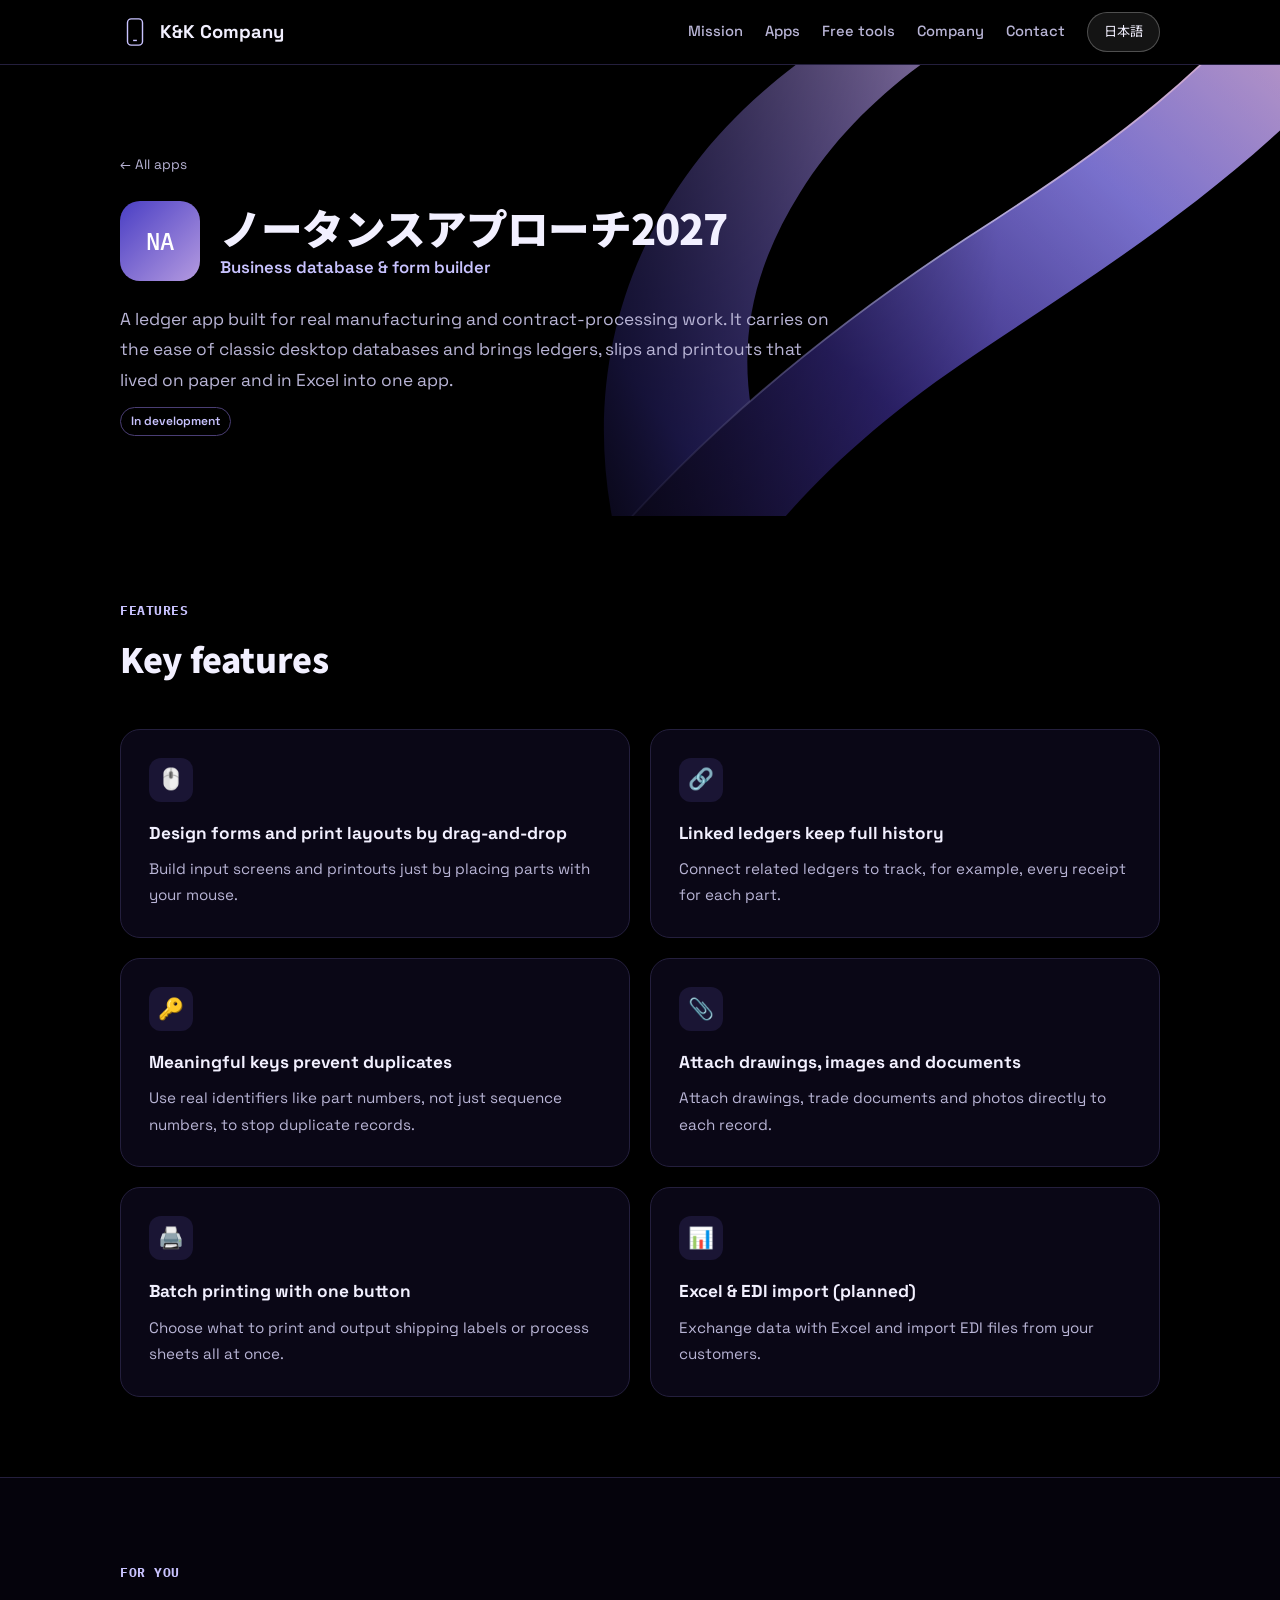
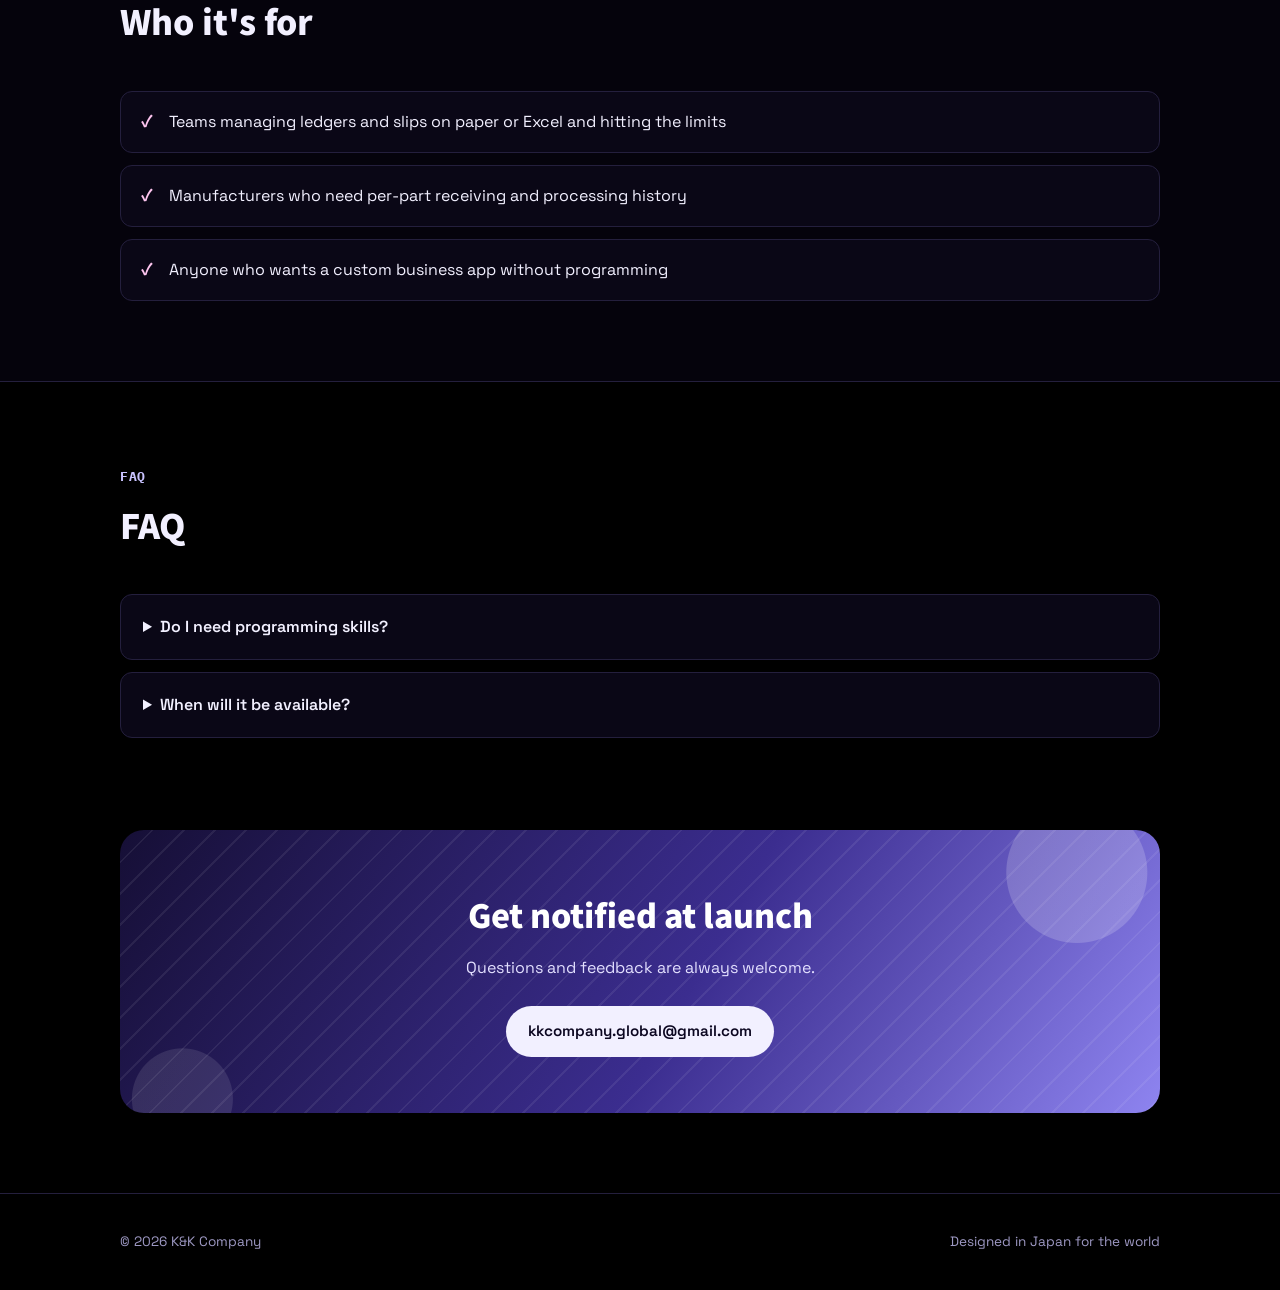
<file: notans.html>
<!doctype html>
<html lang="ja">
<head>
<meta charset="utf-8">
<meta name="theme-color" content="#000000">
<meta name="viewport" content="width=device-width, initial-scale=1">
<title>ノータンスアプローチ2027｜台帳・伝票をかんたんに作れる業務データベース</title>
<meta name="description" content="台帳・伝票・送り状などを、ドラッグ操作で自由に設計できる業務用データベースアプリ。部品ごとの入荷履歴、図面や書類の添付、Excel連携、EDI取り込みに対応予定。">
<meta property="og:title" content="ノータンスアプローチ2027｜台帳・伝票をかんたんに作れる業務データベース">
<meta property="og:description" content="台帳・伝票・送り状などを、ドラッグ操作で自由に設計できる業務用データベースアプリ。部品ごとの入荷履歴、図面や書類の添付、Excel連携、EDI取り込みに対応予定。">
<meta property="og:type" content="website">
<link rel="preconnect" href="https://fonts.googleapis.com">
<link rel="preconnect" href="https://fonts.gstatic.com" crossorigin>
<link href="https://fonts.googleapis.com/css2?family=Space+Grotesk:wght@500;700&family=IBM+Plex+Mono:wght@400;500&family=Noto+Sans+JP:wght@400;500;700;900&display=swap" rel="stylesheet">
<link rel="stylesheet" href="style.css?v=7">
<script type="application/ld+json">{"@context": "https://schema.org", "@type": "SoftwareApplication", "name": "ノータンスアプローチ2027", "applicationCategory": "MobileApplication", "description": "台帳・伝票・送り状などを、ドラッグ操作で自由に設計できる業務用データベースアプリ。部品ごとの入荷履歴、図面や書類の添付、Excel連携、EDI取り込みに対応予定。", "publisher": {"@type": "Organization", "name": "K&K Company"}}</script>
</head>
<body class="lang-ja" data-title-ja="ノータンスアプローチ2027｜台帳・伝票をかんたんに作れる業務データベース" data-title-en="Notans Approach 2027 | Easy business database &amp; form builder">
<header>
  <div class="wrap nav">
    <a href="index.html" class="logo"><svg aria-hidden="true" width="30" height="30" viewBox="0 0 32 32" fill="none" stroke="#C9C3FF" stroke-width="1.5"><rect x="8" y="2" width="16" height="28" rx="4"/><path d="M14 25h4"/></svg>K&amp;K Company</a>
    <nav class="nav-links">
      <a href="index.html#about"><span class="ja">理念</span><span class="en">Mission</span></a>
      <a href="index.html#apps"><span class="ja">アプリ</span><span class="en">Apps</span></a>
      <a href="index.html#tools"><span class="ja">無料ツール</span><span class="en">Free tools</span></a>
      <a href="index.html#company"><span class="ja">会社概要</span><span class="en">Company</span></a>
      <a href="index.html#contact"><span class="ja">お問い合わせ</span><span class="en">Contact</span></a>
      <button class="lang-btn" id="langBtn" type="button">English</button>
    </nav>
  </div>
</header>
<main>
  <div class="app-hero">
    <div class="wrap">
      <a class="crumb" href="index.html#apps">← <span class="ja">アプリ一覧へ</span><span class="en">All apps</span></a>
      <div class="head">
        <div class="big-icon" aria-hidden="true">NA</div>
        <div>
          <h1>ノータンスアプローチ2027</h1>
          <div class="sub"><span class="ja">業務データベース／フォーム作成</span><span class="en">Business database & form builder</span></div>
        </div>
      </div>
      <p class="lead ja">製造業・受託加工の現場で本当に使える台帳アプリ。かつての名作データベースの使いやすさを受け継ぎ、紙とExcelで管理していた台帳・伝票・印刷物を、ひとつのアプリにまとめます。</p><p class="lead en">A ledger app built for real manufacturing and contract-processing work. It carries on the ease of classic desktop databases and brings ledgers, slips and printouts that lived on paper and in Excel into one app.</p>
      <span class="status"><span class="ja">開発中</span><span class="en">In development</span></span>
    </div>
  </div>

  <section>
    <div class="wrap">
      <div class="sec-head"><span class="label">Features</span><h2 class="ja">主な機能</h2><h2 class="en">Key features</h2></div>
      <div class="feat">
<div class="card"><div class="icon">🖱️</div><h3 class="ja">ドラッグ操作で画面と帳票を設計</h3><h3 class="en">Design forms and print layouts by drag-and-drop</h3><p class="ja">入力画面や印刷レイアウトを、マウスで部品を並べるだけで作れます。</p><p class="en">Build input screens and printouts just by placing parts with your mouse.</p></div>
<div class="card"><div class="icon">🔗</div><h3 class="ja">台帳どうしをつないで履歴を管理</h3><h3 class="en">Linked ledgers keep full history</h3><p class="ja">部品ごとの入荷履歴など、関連する台帳をつないで記録を積み上げられます。</p><p class="en">Connect related ledgers to track, for example, every receipt for each part.</p></div>
<div class="card"><div class="icon">🔑</div><h3 class="ja">重複登録を防ぐ意味のあるキー</h3><h3 class="en">Meaningful keys prevent duplicates</h3><p class="ja">連番ではなく、品番などの意味のある項目で同じデータの二重登録を防ぎます。</p><p class="en">Use real identifiers like part numbers, not just sequence numbers, to stop duplicate records.</p></div>
<div class="card"><div class="icon">📎</div><h3 class="ja">図面・画像・書類を添付</h3><h3 class="en">Attach drawings, images and documents</h3><p class="ja">図面や貿易書類などのファイルや画像を、レコードに直接添付できます。</p><p class="en">Attach drawings, trade documents and photos directly to each record.</p></div>
<div class="card"><div class="icon">🖨️</div><h3 class="ja">ボタンひとつでまとめて印刷</h3><h3 class="en">Batch printing with one button</h3><p class="ja">送り状や加工仕様書など、対象を選んでまとめて印刷できます。</p><p class="en">Choose what to print and output shipping labels or process sheets all at once.</p></div>
<div class="card"><div class="icon">📊</div><h3 class="ja">Excel連携・EDI取り込み（予定）</h3><h3 class="en">Excel & EDI import (planned)</h3><p class="ja">Excelとのやり取りや、取引先からのEDIデータの取り込みに対応予定です。</p><p class="en">Exchange data with Excel and import EDI files from your customers.</p></div>
      </div>
    </div>
  </section>

  <section class="alt">
    <div class="wrap">
      <div class="sec-head"><span class="label">For you</span><h2 class="ja">こんな方におすすめ</h2><h2 class="en">Who it's for</h2></div>
      <ul class="who">
<li><span class="ja">紙やExcelで台帳・伝票を管理していて、限界を感じている方</span><span class="en">Teams managing ledgers and slips on paper or Excel and hitting the limits</span></li>
<li><span class="ja">製造業・受託加工で、部品ごとの入荷や加工の履歴を残したい方</span><span class="en">Manufacturers who need per-part receiving and processing history</span></li>
<li><span class="ja">専門知識なしで、自社に合った業務アプリを作りたい方</span><span class="en">Anyone who wants a custom business app without programming</span></li>
      </ul>
    </div>
  </section>

  <section>
    <div class="wrap faq">
      <div class="sec-head"><span class="label">FAQ</span><h2 class="ja">よくある質問</h2><h2 class="en">FAQ</h2></div>
<details><summary><span class="ja">プログラミングの知識は必要ですか？</span><span class="en">Do I need programming skills?</span></summary><p class="ja">いいえ。画面や帳票はドラッグ操作で作れるように設計しています。</p><p class="en">No. Screens and reports are designed by drag-and-drop.</p></details>
<details><summary><span class="ja">いつ使えるようになりますか？</span><span class="en">When will it be available?</span></summary><p class="ja">現在開発中です。公開時期はこのページでお知らせします。</p><p class="en">It is in development. We'll announce the release on this page.</p></details>
    </div>
  </section>

  <section style="padding-top:0">
    <div class="wrap">
      <div class="contact">
        <h2 class="ja">公開のお知らせを受け取る</h2><h2 class="en">Get notified at launch</h2>
        <p class="ja">ご質問・ご要望もお気軽にお寄せください。</p><p class="en">Questions and feedback are always welcome.</p>
        <a class="btn" href="mailto:kkcompany.global@gmail.com?subject=ノータンスアプローチ2027">kkcompany.global@gmail.com</a>
      </div>
    </div>
  </section>
</main>
<footer>
  <div class="wrap">
    <span>© <span id="year"></span> K&amp;K Company</span>
    <span class="ja">合同会社 K&amp;K カンパニー</span><span class="en">Designed in Japan for the world</span>
  </div>
</footer>
<script src="script.js?v=2"></script>
</body>
</html>
</file>
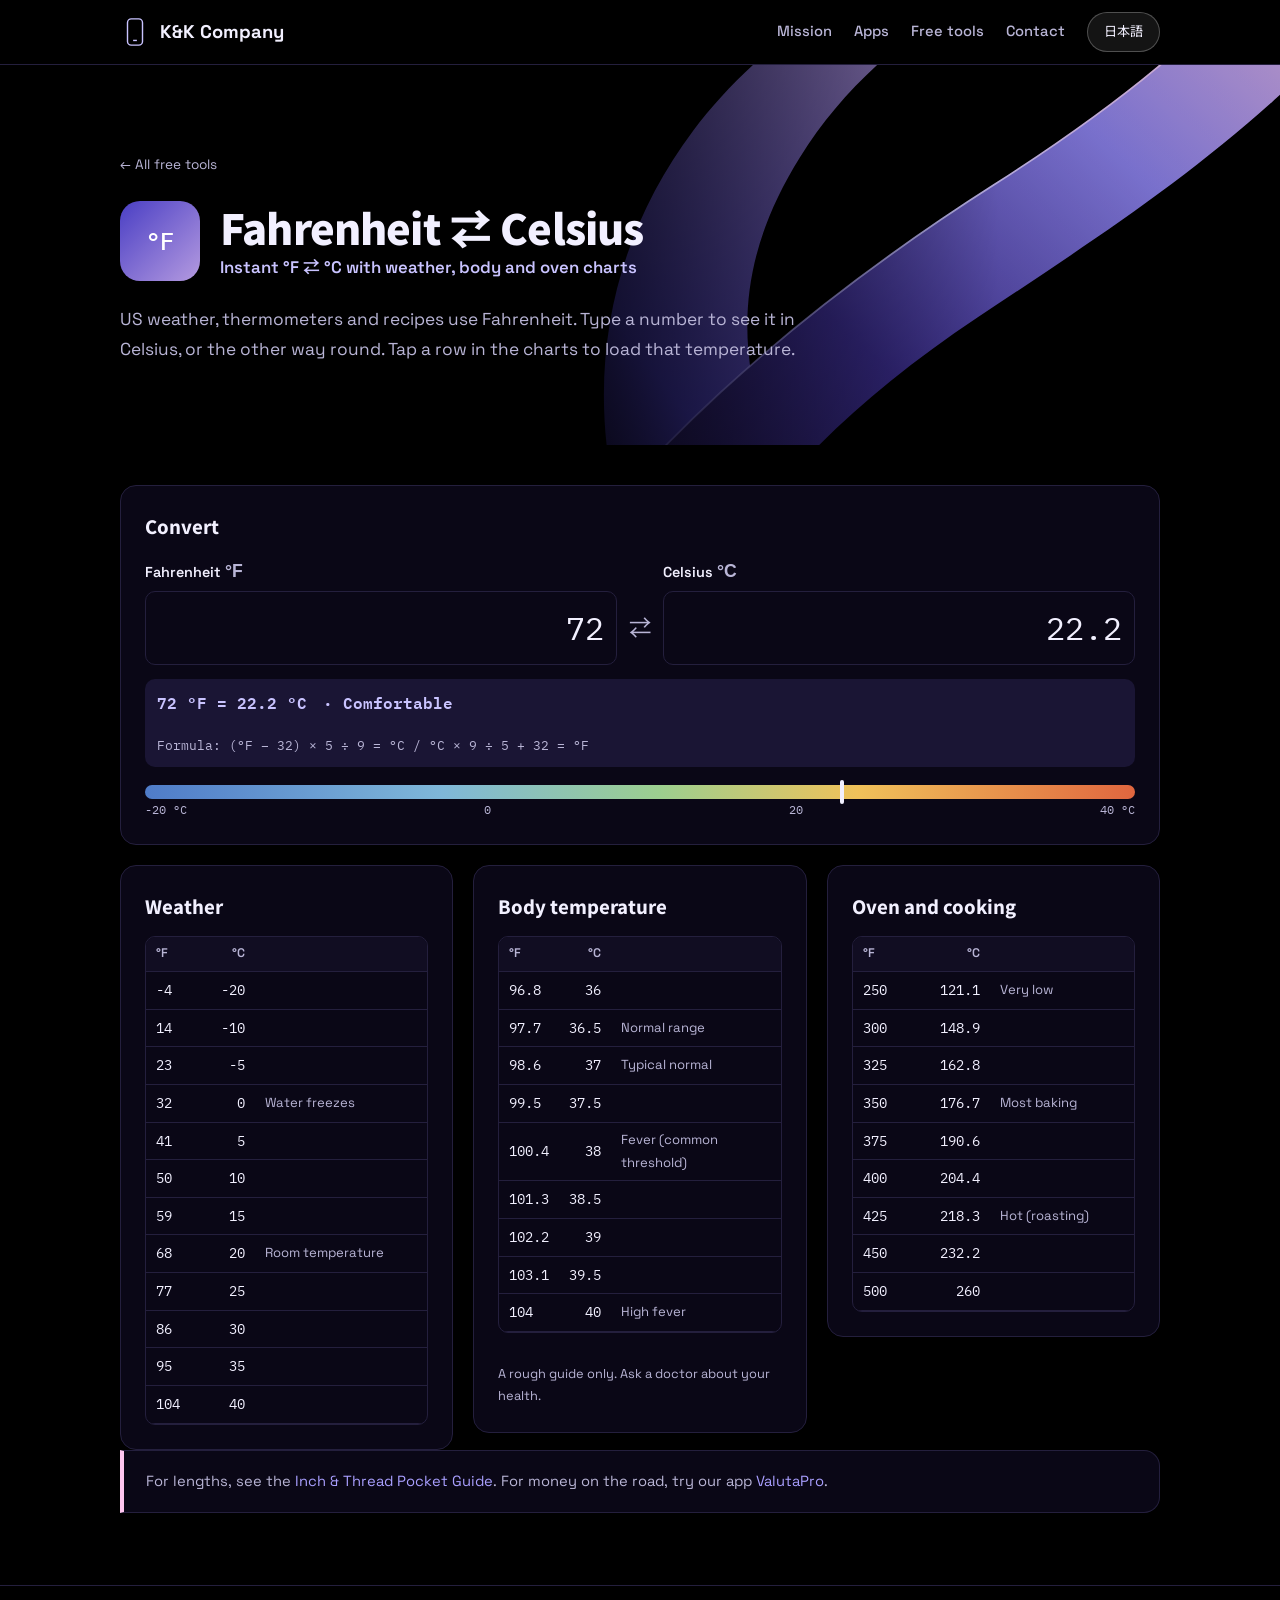
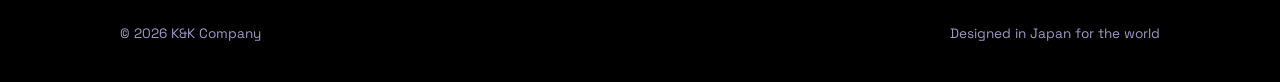
<file: ondo.html>
<!doctype html>
<html lang="ja">
<head>
<meta charset="utf-8">
<meta name="theme-color" content="#000000">
<meta name="viewport" content="width=device-width, initial-scale=1">
<title>華氏・摂氏換算｜°F と °C をすぐ変換・早見表つき（無料）</title>
<meta name="description" content="華氏（°F）と摂氏（°C）を入力するだけで換算。天気・体温・料理（オーブン）の温度の早見表つき。アメリカの天気予報やレシピ、体温計の数字がすぐわかります。">
<meta property="og:title" content="華氏・摂氏換算｜°F と °C をすぐ変換・早見表つき（無料）">
<meta property="og:description" content="華氏（°F）と摂氏（°C）を入力するだけで換算。天気・体温・料理（オーブン）の温度の早見表つき。アメリカの天気予報やレシピ、体温計の数字がすぐわかります。">
<meta property="og:url" content="https://kkcompany-global.github.io/ondo.html">
<meta property="og:type" content="website">
<meta property="og:image" content="https://kkcompany-global.github.io/ogp.png">
<link rel="preconnect" href="https://fonts.googleapis.com">
<link rel="preconnect" href="https://fonts.gstatic.com" crossorigin>
<link href="https://fonts.googleapis.com/css2?family=Space+Grotesk:wght@500;700&family=IBM+Plex+Mono:wght@400;500&family=Noto+Sans+JP:wght@400;500;700;900&display=swap" rel="stylesheet">
<link rel="stylesheet" href="style.css?v=7">
<style>
.tool{padding:40px 0 72px}
.tool .grid2{display:grid;grid-template-columns:repeat(auto-fit,minmax(min(300px,100%),1fr));gap:20px;align-items:start;margin-bottom:20px}
.tool .panel{background:var(--surface);border:1px solid var(--line);border-radius:var(--radius);padding:24px;display:flex;flex-direction:column;gap:14px;min-width:0;margin-bottom:20px}
.tool .grid2 .panel{margin-bottom:0}
.tool h2{font-size:1.15rem;font-weight:800}
.tool label{font-weight:600;font-size:.9rem}
.tool input[type=text]{min-width:0;font:inherit;font-family:"IBM Plex Mono",ui-monospace,Menlo,monospace;font-size:1.2rem;color:var(--text);background:var(--surface);border:1.5px solid var(--line);border-radius:10px;padding:8px 12px;width:100%;min-height:48px}
.tool input[type=text]:focus{outline:none;border-color:var(--brand-2);box-shadow:0 0 0 3px #1A1534}
.tool .conv{display:grid;grid-template-columns:1fr auto 1fr;gap:10px;align-items:end}
.tool .field{display:flex;flex-direction:column;gap:4px;min-width:0}
.tool .eq{color:var(--muted);padding-bottom:12px}
@media (max-width:520px){.tool .conv{grid-template-columns:1fr}.tool .eq{display:none}}
.tool .out{font-family:"IBM Plex Mono",ui-monospace,Menlo,monospace;font-variant-numeric:tabular-nums;background:#1A1534;border-radius:10px;padding:10px 12px;font-size:.88rem;display:flex;flex-direction:column;gap:2px;min-height:44px}
.tool .out b{font-weight:600;color:var(--brand)}
.tool .out.err{background:#241B0C}
.tool .chips{display:flex;flex-wrap:wrap;gap:6px}
.tool .chip{font:inherit;font-family:"IBM Plex Mono",ui-monospace,Menlo,monospace;font-size:.82rem;border:1px solid var(--line);background:var(--surface);color:var(--text);border-radius:999px;padding:3px 10px;cursor:pointer;min-height:30px}
.tool .chip:hover{border-color:var(--brand-2)}
.tool .tw{overflow-x:auto;border:1px solid var(--line);border-radius:10px}
.tool table{border-collapse:collapse;width:100%;font-size:.88rem;font-variant-numeric:tabular-nums}
.tool th,.tool td{padding:6px 10px;text-align:right;border-bottom:1px solid var(--line);white-space:nowrap}
.tool th{font-weight:600;font-size:.78rem;color:var(--muted);background:#110D22}
.tool td{font-family:"IBM Plex Mono",ui-monospace,Menlo,monospace}
.tool td:first-child,.tool th:first-child{text-align:left}
.tool td.name{font-weight:600;color:var(--brand)}
.tool tr.hl td{background:#241B0C}
.tool tr.hit td{background:#1A1534}
.tool .frac{display:grid;grid-template-columns:repeat(auto-fill,minmax(150px,1fr));border:1px solid var(--line);border-radius:10px;overflow:hidden}
.tool .frac div{display:flex;justify-content:space-between;gap:8px;padding:5px 10px;font-family:"IBM Plex Mono",ui-monospace,Menlo,monospace;font-size:.85rem;border-bottom:1px solid var(--line);border-right:1px solid var(--line);font-variant-numeric:tabular-nums}
.tool .frac div.q{background:#241B0C}
.tool .frac div span:last-child{color:var(--muted)}
.tool .note{font-size:.8rem;color:var(--muted);text-align:left}
.tool .rel{background:var(--surface);border:1px solid var(--line);border-left:4px solid var(--accent);border-radius:0 var(--radius) var(--radius) 0;padding:18px 22px;font-size:.92rem;color:var(--muted)}

.tool .big{display:grid;grid-template-columns:1fr auto 1fr;gap:12px;align-items:end}
.tool .big input[type=text]{font-size:2rem;min-height:64px;text-align:right}
.tool .unit{font-family:"Inter",sans-serif;font-weight:800;color:var(--muted);font-size:1.1rem}
.tool .swap{font-size:1.4rem;color:var(--muted);padding-bottom:16px}
@media (max-width:520px){.tool .big{grid-template-columns:1fr}.tool .swap{display:none}}
.tool .feel{font-size:1rem;font-weight:600;color:var(--brand)}
.tool .scale{position:relative;height:14px;border-radius:999px;background:linear-gradient(90deg,#4f7cc9,#7fb7d9 30%,#9ccf8f 52%,#f0c15a 72%,#e0663f);margin-top:4px}
.tool .scale i{position:absolute;top:-5px;width:4px;height:24px;border-radius:2px;background:var(--text);transform:translateX(-2px)}
.tool .scale-l{display:flex;justify-content:space-between;font-size:.75rem;color:var(--muted);font-family:"IBM Plex Mono",monospace}
.tool .grid3{display:grid;grid-template-columns:repeat(auto-fit,minmax(260px,1fr));gap:20px;align-items:start}
.tool .grid3 .panel{margin-bottom:0}
.tool td.lbl{font-family:inherit;text-align:left;color:var(--muted);font-size:.82rem;white-space:normal}
@media (max-width:600px){.app-hero{padding:32px 0 24px}.crumb{margin-bottom:14px}.app-hero .head{gap:14px;margin-bottom:14px}.app-hero .big-icon{width:56px;height:56px;flex:0 0 56px;font-size:1.7rem;border-radius:14px}.app-hero h1{font-size:1.45rem}.app-hero .sub{font-size:.88rem}.app-hero p.lead{font-size:.94rem}.tool{padding-top:20px}.tool .panel{padding:18px 16px}}
</style>
<script type="application/ld+json">{"@context":"https://schema.org","@type":"WebApplication","name":"華氏・摂氏換算","applicationCategory":"UtilitiesApplication","operatingSystem":"Any","offers":{"@type":"Offer","price":"0"},"description":"華氏（°F）と摂氏（°C）を入力するだけで換算。天気・体温・料理（オーブン）の温度の早見表つき。アメリカの天気予報やレシピ、体温計の数字がすぐわかります。","publisher":{"@type":"Organization","name":"K&K Company"}}</script>
</head>
<body class="lang-ja" data-title-ja="華氏・摂氏換算｜°F と °C をすぐ変換・早見表つき（無料）" data-title-en="Fahrenheit to Celsius | Quick °F ⇄ °C converter and charts">
<header>
  <div class="wrap nav">
    <a href="index.html" class="logo"><svg aria-hidden="true" width="30" height="30" viewBox="0 0 32 32" fill="none" stroke="#C9C3FF" stroke-width="1.5"><rect x="8" y="2" width="16" height="28" rx="4"/><path d="M14 25h4"/></svg>K&amp;K Company</a>
    <nav class="nav-links">
      <a href="index.html#about"><span class="ja">理念</span><span class="en">Mission</span></a>
      <a href="index.html#apps"><span class="ja">アプリ</span><span class="en">Apps</span></a>
      <a href="index.html#tools"><span class="ja">無料ツール</span><span class="en">Free tools</span></a>
      <a href="index.html#contact"><span class="ja">お問い合わせ</span><span class="en">Contact</span></a>
      <button class="lang-btn" id="langBtn" type="button">English</button>
    </nav>
  </div>
</header>
<main>
  <div class="app-hero">
    <div class="wrap">
      <a class="crumb" href="index.html#tools">← <span class="ja">無料ツール一覧へ</span><span class="en">All free tools</span></a>
      <div class="head">
        <div class="big-icon" aria-hidden="true">°F</div>
        <div>
          <h1><span class="ja">華氏・摂氏換算</span><span class="en">Fahrenheit ⇄ Celsius</span></h1>
          <div class="sub"><span class="ja">°F と °C をすぐ変換、天気・体温・オーブンの早見表つき</span><span class="en">Instant °F ⇄ °C with weather, body and oven charts</span></div>
        </div>
      </div>
      <p class="lead ja">アメリカの天気予報、体温計、レシピのオーブン温度は華氏（°F）で書かれています。数字を入れるだけで摂氏（°C）に直します。表の行を押すと、その温度を換算欄に入れます。</p><p class="lead en">US weather, thermometers and recipes use Fahrenheit. Type a number to see it in Celsius, or the other way round. Tap a row in the charts to load that temperature.</p>
    </div>
  </div>
  <div class="tool">
    <div class="wrap">
      <section class="panel" aria-labelledby="h1c">
        <h2 id="h1c"><span class="ja">換算</span><span class="en">Convert</span></h2>
        <div class="big">
          <div class="field"><label for="fIn"><span class="ja">華氏</span><span class="en">Fahrenheit</span> <span class="unit">°F</span></label><input type="text" id="fIn" inputmode="decimal" value="72" autocomplete="off"></div>
          <span class="swap">⇄</span>
          <div class="field"><label for="cIn"><span class="ja">摂氏</span><span class="en">Celsius</span> <span class="unit">°C</span></label><input type="text" id="cIn" inputmode="decimal" value="" autocomplete="off"></div>
        </div>
        <div class="out" id="out" role="status"></div>
        <div><div class="scale"><i id="mark"></i></div><div class="scale-l"><span>-20 °C</span><span>0</span><span>20</span><span>40 °C</span></div></div>
      </section>
      <div class="grid3">
        <section class="panel" aria-labelledby="h2c"><h2 id="h2c"><span class="ja">天気</span><span class="en">Weather</span></h2><div class="tw"><table id="wx"></table></div></section>
        <section class="panel" aria-labelledby="h3c"><h2 id="h3c"><span class="ja">体温</span><span class="en">Body temperature</span></h2><div class="tw"><table id="body"></table></div><p class="note"><span class="ja">目安です。体調の判断は医師に相談してください。</span><span class="en">A rough guide only. Ask a doctor about your health.</span></p></section>
        <section class="panel" aria-labelledby="h4c"><h2 id="h4c"><span class="ja">オーブン・料理</span><span class="en">Oven and cooking</span></h2><div class="tw"><table id="oven"></table></div></section>
      </div>
      <p class="rel"><span class="ja">長さの換算は <a href="neji.html">インチ・ねじ早見帳</a> に、旅行中の通貨の換算はアプリ <a href="valutapro.html">ValutaPro</a> にあります。</span><span class="en">For lengths, see the <a href="neji.html">Inch &amp; Thread Pocket Guide</a>. For money on the road, try our app <a href="valutapro.html">ValutaPro</a>.</span></p>
    </div>
  </div>
</main>
<footer>
  <div class="wrap">
    <span>© <span id="year"></span> K&amp;K Company</span>
    <span class="ja">合同会社 K&amp;K カンパニー</span><span class="en">Designed in Japan for the world</span>
  </div>
</footer>
<script src="script.js?v=2"></script>
<script>
(function () {
  const $ = (id) => document.getElementById(id);
  const en = () => document.body.className === "lang-en";
  const tx = (a, b) => en() ? b : a;
  const r1 = (x) => (Math.round(x * 10) / 10).toFixed(1).replace(/\.0$/, "");
  const f2c = (f) => (f - 32) * 5 / 9, c2f = (c) => c * 9 / 5 + 32;
  const num = (s) => { s = String(s).trim().replace(/[°℃℉FfCc\s]/g, "").replace(/^−/, "-"); return s !== "" && !isNaN(Number(s)) ? Number(s) : null; };
  let side = "f";
  function feel(c) {
    if (c <= -10) return tx("とても寒い（厚手のコート・手袋）", "Very cold: heavy coat and gloves");
    if (c <= 0) return tx("氷点下（凍結に注意）", "Below freezing: watch for ice");
    if (c <= 10) return tx("寒い（コートが必要）", "Cold: wear a coat");
    if (c <= 18) return tx("肌寒い（上着があると安心）", "Cool: bring a jacket");
    if (c <= 25) return tx("過ごしやすい", "Comfortable");
    if (c <= 30) return tx("暑い", "Warm");
    if (c <= 35) return tx("とても暑い（熱中症に注意）", "Hot: watch for heat illness");
    return tx("危険な暑さ", "Dangerously hot");
  }
  function show() {
    const f = num($("fIn").value), c = num($("cIn").value);
    let C = null;
    if (side === "f") { if (f == null) { $("cIn").value = ""; } else { C = f2c(f); $("cIn").value = r1(C); } }
    else { if (c == null) { $("fIn").value = ""; } else { C = c; $("fIn").value = r1(c2f(c)); } }
    const out = $("out");
    if (C == null) { out.textContent = tx("数字を入れてください（マイナスは -10 のように）", "Enter a number (use -10 for minus)"); $("mark").hidden = true; return; }
    const F = c2f(C);
    out.textContent = "";
    const a = document.createElement("div"); a.className = "feel"; a.textContent = r1(F) + " °F = " + r1(C) + " °C　" + (C > -40 && C < 50 ? "· " + feel(C) : "");
    const b = document.createElement("div"); b.className = "note"; b.textContent = tx("計算：(°F − 32) × 5 ÷ 9 = °C　／　°C × 9 ÷ 5 + 32 = °F", "Formula: (°F − 32) × 5 ÷ 9 = °C  /  °C × 9 ÷ 5 + 32 = °F");
    out.append(a, b);
    const pos = Math.max(0, Math.min(100, (C + 20) / 60 * 100)); $("mark").hidden = false; $("mark").style.left = pos + "%";
  }
  $("fIn").addEventListener("input", () => { side = "f"; show(); });
  $("cIn").addEventListener("input", () => { side = "c"; show(); });
  function table(id, rows) {
    const t = $(id); t.textContent = "";
    const th = document.createElement("tr"); ["°F", "°C", ""].forEach((x) => { const e = document.createElement("th"); e.textContent = x; th.append(e); }); t.append(th);
    rows.forEach(([f, lj, le, c]) => {
      const tr = document.createElement("tr");
      const a = document.createElement("td"); a.textContent = f;
      const b = document.createElement("td"); b.textContent = c != null ? c : r1(f2c(f));
      const l = document.createElement("td"); l.className = "lbl"; l.textContent = en() ? le : lj;
      tr.append(a, b, l); tr.addEventListener("click", () => { $("fIn").value = f; side = "f"; show(); window.scrollTo({ top: 0, behavior: "smooth" }); }); tr.style.cursor = "pointer";
      t.append(tr);
    });
  }
  function drawTables() {
    table("wx", [[-4,"","",null],[14,"","",null],[23,"","",null],[32,"水が凍る","Water freezes",null],[41,"","",null],[50,"","",null],[59,"","",null],[68,"室温の目安","Room temperature",null],[77,"","",null],[86,"","",null],[95,"","",null],[104,"","",null]]);
    table("body", [[96.8,"","",null],[97.7,"平熱の範囲","Normal range",null],[98.6,"平熱の目安（37 °C）","Typical normal",null],[99.5,"","",null],[100.4,"発熱の目安（38 °C）","Fever (common threshold)",null],[101.3,"","",null],[102.2,"","",null],[103.1,"","",null],[104,"高熱（40 °C）","High fever",null]]);
    table("oven", [[250,"低温","Very low",null],[300,"","",null],[325,"","",null],[350,"焼き菓子の定番","Most baking",null],[375,"","",null],[400,"","",null],[425,"高温（ロースト）","Hot (roasting)",null],[450,"","",null],[500,"","",null]]);
  }
  new MutationObserver(() => { drawTables(); show(); }).observe(document.body, { attributes: true, attributeFilter: ["class"] });
  drawTables(); show();
})();
</script>
</body>
</html>
</file>
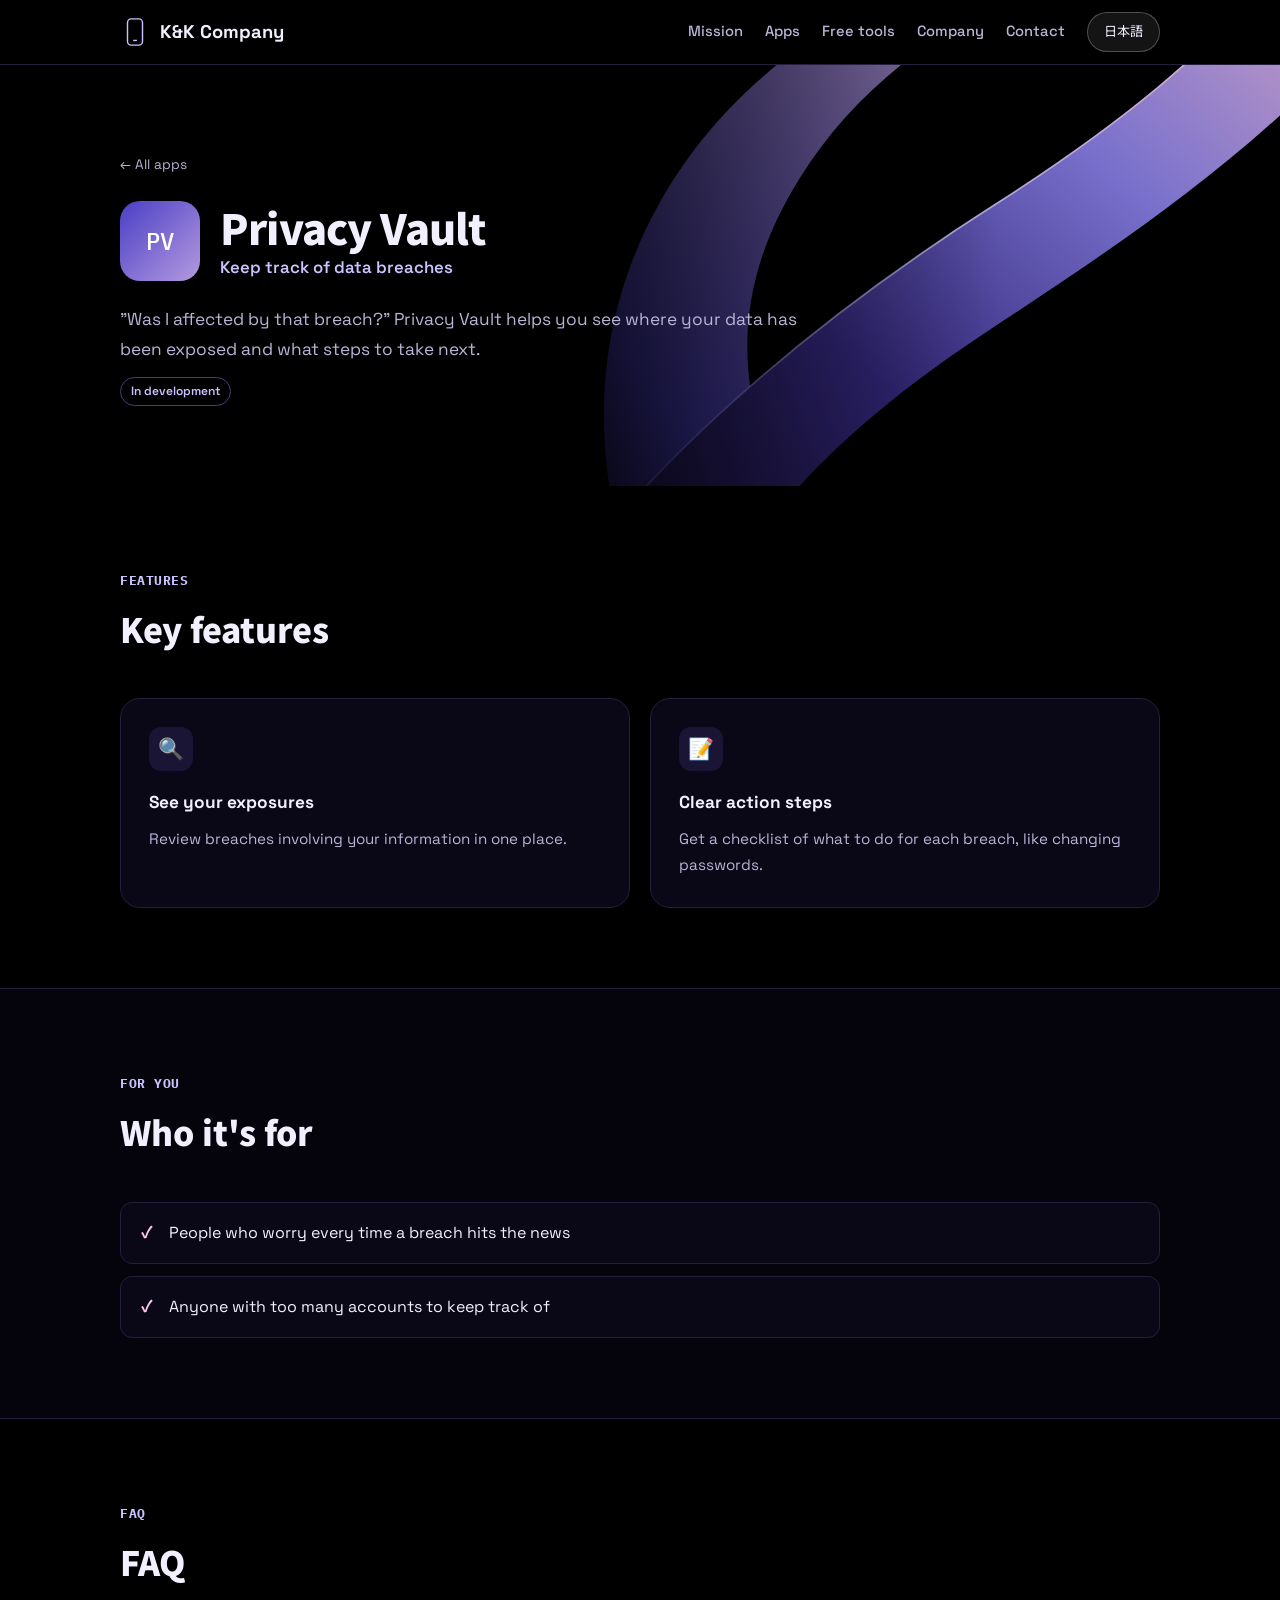
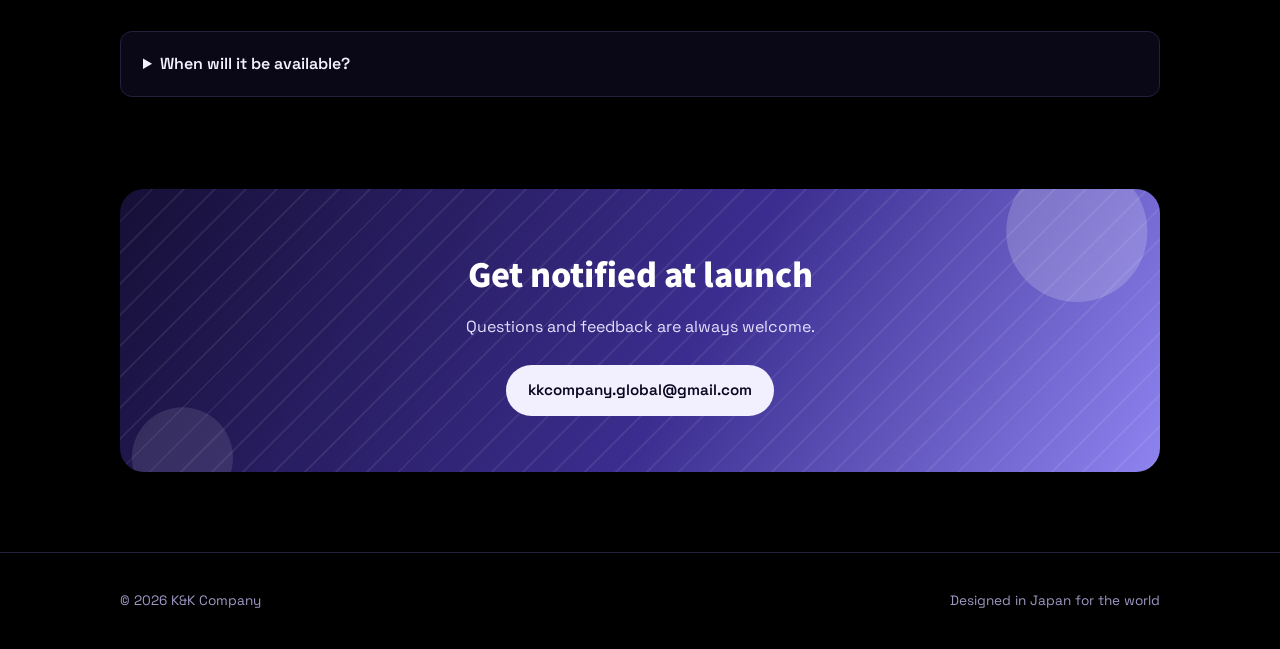
<file: privacy-vault.html>
<!doctype html>
<html lang="ja">
<head>
<meta charset="utf-8">
<meta name="theme-color" content="#000000">
<meta name="viewport" content="width=device-width, initial-scale=1">
<title>Privacy Vault｜自分の個人情報の漏えいを把握・対策できるアプリ</title>
<meta name="description" content="自分の個人情報がどこで漏えいしたかを把握し、パスワード変更などの対策を整理できるアプリ。">
<meta property="og:title" content="Privacy Vault｜自分の個人情報の漏えいを把握・対策できるアプリ">
<meta property="og:description" content="自分の個人情報がどこで漏えいしたかを把握し、パスワード変更などの対策を整理できるアプリ。">
<meta property="og:type" content="website">
<link rel="preconnect" href="https://fonts.googleapis.com">
<link rel="preconnect" href="https://fonts.gstatic.com" crossorigin>
<link href="https://fonts.googleapis.com/css2?family=Space+Grotesk:wght@500;700&family=IBM+Plex+Mono:wght@400;500&family=Noto+Sans+JP:wght@400;500;700;900&display=swap" rel="stylesheet">
<link rel="stylesheet" href="style.css?v=7">
<script type="application/ld+json">{"@context": "https://schema.org", "@type": "SoftwareApplication", "name": "Privacy Vault", "applicationCategory": "MobileApplication", "description": "自分の個人情報がどこで漏えいしたかを把握し、パスワード変更などの対策を整理できるアプリ。", "publisher": {"@type": "Organization", "name": "K&K Company"}}</script>
</head>
<body class="lang-ja" data-title-ja="Privacy Vault｜自分の個人情報の漏えいを把握・対策できるアプリ" data-title-en="Privacy Vault | Track your personal data breaches">
<header>
  <div class="wrap nav">
    <a href="index.html" class="logo"><svg aria-hidden="true" width="30" height="30" viewBox="0 0 32 32" fill="none" stroke="#C9C3FF" stroke-width="1.5"><rect x="8" y="2" width="16" height="28" rx="4"/><path d="M14 25h4"/></svg>K&amp;K Company</a>
    <nav class="nav-links">
      <a href="index.html#about"><span class="ja">理念</span><span class="en">Mission</span></a>
      <a href="index.html#apps"><span class="ja">アプリ</span><span class="en">Apps</span></a>
      <a href="index.html#tools"><span class="ja">無料ツール</span><span class="en">Free tools</span></a>
      <a href="index.html#company"><span class="ja">会社概要</span><span class="en">Company</span></a>
      <a href="index.html#contact"><span class="ja">お問い合わせ</span><span class="en">Contact</span></a>
      <button class="lang-btn" id="langBtn" type="button">English</button>
    </nav>
  </div>
</header>
<main>
  <div class="app-hero">
    <div class="wrap">
      <a class="crumb" href="index.html#apps">← <span class="ja">アプリ一覧へ</span><span class="en">All apps</span></a>
      <div class="head">
        <div class="big-icon" aria-hidden="true">PV</div>
        <div>
          <h1>Privacy Vault</h1>
          <div class="sub"><span class="ja">個人情報の漏えいを見守る</span><span class="en">Keep track of data breaches</span></div>
        </div>
      </div>
      <p class="lead ja">「あのサービスの情報漏えい、自分は大丈夫？」——ニュースを見るたびに不安になる方へ。Privacy Vault は、自分の情報がどこで漏れたかを把握し、次にとるべき対策を整理します。</p><p class="lead en">"Was I affected by that breach?" Privacy Vault helps you see where your data has been exposed and what steps to take next.</p>
      <span class="status"><span class="ja">開発中</span><span class="en">In development</span></span>
    </div>
  </div>

  <section>
    <div class="wrap">
      <div class="sec-head"><span class="label">Features</span><h2 class="ja">主な機能</h2><h2 class="en">Key features</h2></div>
      <div class="feat">
<div class="card"><div class="icon">🔍</div><h3 class="ja">漏えいを把握</h3><h3 class="en">See your exposures</h3><p class="ja">自分の情報が関係する漏えいを、ひとつの画面で確認できます。</p><p class="en">Review breaches involving your information in one place.</p></div>
<div class="card"><div class="icon">📝</div><h3 class="ja">やるべき対策を整理</h3><h3 class="en">Clear action steps</h3><p class="ja">パスワード変更など、漏えいごとに必要な対策をリストにします。</p><p class="en">Get a checklist of what to do for each breach, like changing passwords.</p></div>
      </div>
    </div>
  </section>

  <section class="alt">
    <div class="wrap">
      <div class="sec-head"><span class="label">For you</span><h2 class="ja">こんな方におすすめ</h2><h2 class="en">Who it's for</h2></div>
      <ul class="who">
<li><span class="ja">情報漏えいのニュースを見るたびに不安になる方</span><span class="en">People who worry every time a breach hits the news</span></li>
<li><span class="ja">たくさんのサービスに登録していて管理しきれない方</span><span class="en">Anyone with too many accounts to keep track of</span></li>
      </ul>
    </div>
  </section>

  <section>
    <div class="wrap faq">
      <div class="sec-head"><span class="label">FAQ</span><h2 class="ja">よくある質問</h2><h2 class="en">FAQ</h2></div>
<details><summary><span class="ja">いつ使えるようになりますか？</span><span class="en">When will it be available?</span></summary><p class="ja">現在開発中です。公開時期はこのページでお知らせします。</p><p class="en">It is in development. We'll announce the release on this page.</p></details>
    </div>
  </section>

  <section style="padding-top:0">
    <div class="wrap">
      <div class="contact">
        <h2 class="ja">公開のお知らせを受け取る</h2><h2 class="en">Get notified at launch</h2>
        <p class="ja">ご質問・ご要望もお気軽にお寄せください。</p><p class="en">Questions and feedback are always welcome.</p>
        <a class="btn" href="mailto:kkcompany.global@gmail.com?subject=Privacy Vault">kkcompany.global@gmail.com</a>
      </div>
    </div>
  </section>
</main>
<footer>
  <div class="wrap">
    <span>© <span id="year"></span> K&amp;K Company</span>
    <span class="ja">合同会社 K&amp;K カンパニー</span><span class="en">Designed in Japan for the world</span>
  </div>
</footer>
<script src="script.js?v=2"></script>
</body>
</html>
</file>
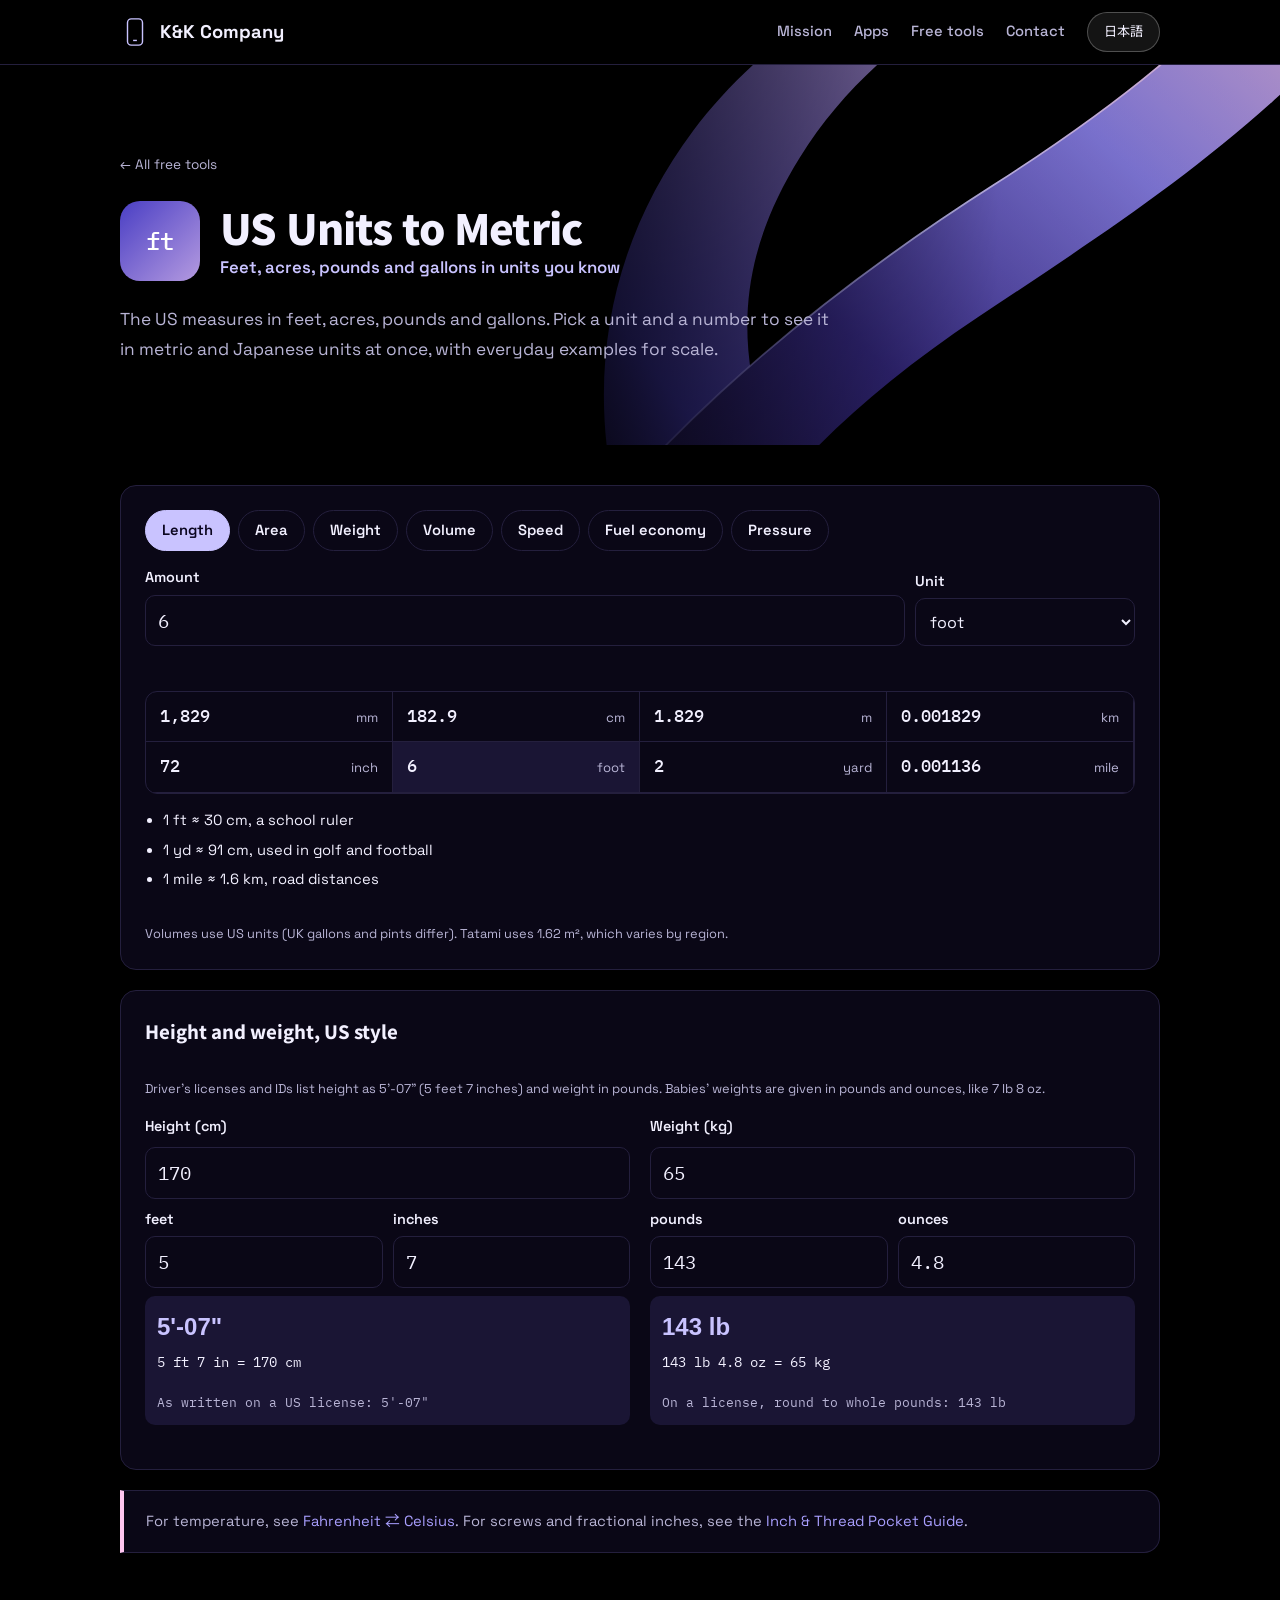
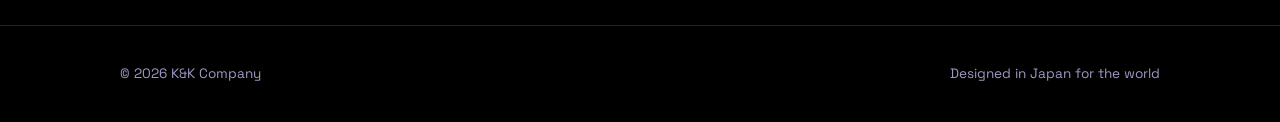
<file: tani.html>
<!doctype html>
<html lang="ja">
<head>
<meta charset="utf-8">
<meta name="theme-color" content="#000000">
<meta name="viewport" content="width=device-width, initial-scale=1">
<title>アメリカ単位換算｜フィート・エーカー・ポンド・ガロンを日本の単位に（無料）</title>
<meta name="description" content="身長を「5フィート7インチ」、体重をポンドで。フィート・ヤード・マイル、エーカー・平方フィート、オンス・ポンド、ガロン・カップ、mph、mpg、psi を、メートル・坪・グラム・リットルにまとめて換算。身近な例つきで感覚がつかめます。">
<meta property="og:title" content="アメリカ単位換算｜フィート・エーカー・ポンド・ガロンを日本の単位に（無料）">
<meta property="og:description" content="フィート・ヤード・マイル、エーカー・平方フィート、オンス・ポンド、ガロン・カップ、mph、mpg、psi を、メートル・坪・グラム・リットルにまとめて換算。身近な例つきで感覚がつかめます。">
<meta property="og:url" content="https://kkcompany-global.github.io/tani.html">
<meta property="og:type" content="website">
<meta property="og:image" content="https://kkcompany-global.github.io/ogp.png">
<link rel="preconnect" href="https://fonts.googleapis.com">
<link rel="preconnect" href="https://fonts.gstatic.com" crossorigin>
<link href="https://fonts.googleapis.com/css2?family=Space+Grotesk:wght@500;700&family=IBM+Plex+Mono:wght@400;500&family=Noto+Sans+JP:wght@400;500;700;900&display=swap" rel="stylesheet">
<link rel="stylesheet" href="style.css?v=7">
<style>
.tool{padding:40px 0 72px}
.tool .grid2{display:grid;grid-template-columns:repeat(auto-fit,minmax(min(300px,100%),1fr));gap:20px;align-items:start;margin-bottom:20px}
.tool .panel{background:var(--surface);border:1px solid var(--line);border-radius:var(--radius);padding:24px;display:flex;flex-direction:column;gap:14px;min-width:0;margin-bottom:20px}
.tool .grid2 .panel{margin-bottom:0}
.tool h2{font-size:1.15rem;font-weight:800}
.tool label{font-weight:600;font-size:.9rem}
.tool input[type=text]{min-width:0;font:inherit;font-family:"IBM Plex Mono",ui-monospace,Menlo,monospace;font-size:1.2rem;color:var(--text);background:var(--surface);border:1.5px solid var(--line);border-radius:10px;padding:8px 12px;width:100%;min-height:48px}
.tool input[type=text]:focus{outline:none;border-color:var(--brand-2);box-shadow:0 0 0 3px #1A1534}
.tool .conv{display:grid;grid-template-columns:1fr auto 1fr;gap:10px;align-items:end}
.tool .field{display:flex;flex-direction:column;gap:4px;min-width:0}
.tool .eq{color:var(--muted);padding-bottom:12px}
@media (max-width:520px){.tool .conv{grid-template-columns:1fr}.tool .eq{display:none}}
.tool .out{font-family:"IBM Plex Mono",ui-monospace,Menlo,monospace;font-variant-numeric:tabular-nums;background:#1A1534;border-radius:10px;padding:10px 12px;font-size:.88rem;display:flex;flex-direction:column;gap:2px;min-height:44px}
.tool .out b{font-weight:600;color:var(--brand)}
.tool .out.err{background:#241B0C}
.tool .chips{display:flex;flex-wrap:wrap;gap:6px}
.tool .chip{font:inherit;font-family:"IBM Plex Mono",ui-monospace,Menlo,monospace;font-size:.82rem;border:1px solid var(--line);background:var(--surface);color:var(--text);border-radius:999px;padding:3px 10px;cursor:pointer;min-height:30px}
.tool .chip:hover{border-color:var(--brand-2)}
.tool .tw{overflow-x:auto;border:1px solid var(--line);border-radius:10px}
.tool table{border-collapse:collapse;width:100%;font-size:.88rem;font-variant-numeric:tabular-nums}
.tool th,.tool td{padding:6px 10px;text-align:right;border-bottom:1px solid var(--line);white-space:nowrap}
.tool th{font-weight:600;font-size:.78rem;color:var(--muted);background:#110D22}
.tool td{font-family:"IBM Plex Mono",ui-monospace,Menlo,monospace}
.tool td:first-child,.tool th:first-child{text-align:left}
.tool td.name{font-weight:600;color:var(--brand)}
.tool tr.hl td{background:#241B0C}
.tool tr.hit td{background:#1A1534}
.tool .frac{display:grid;grid-template-columns:repeat(auto-fill,minmax(150px,1fr));border:1px solid var(--line);border-radius:10px;overflow:hidden}
.tool .frac div{display:flex;justify-content:space-between;gap:8px;padding:5px 10px;font-family:"IBM Plex Mono",ui-monospace,Menlo,monospace;font-size:.85rem;border-bottom:1px solid var(--line);border-right:1px solid var(--line);font-variant-numeric:tabular-nums}
.tool .frac div.q{background:#241B0C}
.tool .frac div span:last-child{color:var(--muted)}
.tool .note{font-size:.8rem;color:var(--muted);text-align:left}
.tool .rel{background:var(--surface);border:1px solid var(--line);border-left:4px solid var(--accent);border-radius:0 var(--radius) var(--radius) 0;padding:18px 22px;font-size:.92rem;color:var(--muted)}

.tool .tabs2{display:flex;flex-wrap:wrap;gap:8px}
.tool .tab2{font:inherit;font-size:.92rem;font-weight:600;border:1.5px solid var(--line);background:var(--surface);color:var(--text);border-radius:999px;padding:7px 16px;cursor:pointer;min-height:40px}
.tool .tab2[aria-pressed="true"]{background:var(--brand);border-color:var(--brand);color:#0B0620}
.tool .inrow{display:grid;grid-template-columns:minmax(0,1fr) minmax(0,220px);gap:10px;align-items:end}
@media (max-width:520px){.tool .inrow{grid-template-columns:1fr}}
.tool .inrow select{font:inherit;font-size:1rem;min-height:48px;border:1.5px solid var(--line);border-radius:10px;padding:6px 10px;background:var(--surface);color:var(--text);width:100%}
.tool .res{display:grid;grid-template-columns:repeat(auto-fill,minmax(210px,1fr));gap:0;border:1px solid var(--line);border-radius:12px;overflow:hidden}
.tool .res div{display:flex;justify-content:space-between;align-items:baseline;gap:10px;padding:10px 14px;border-bottom:1px solid var(--line);border-right:1px solid var(--line)}
.tool .res div.me{background:#1A1534}
.tool .res b{font-family:"IBM Plex Mono",ui-monospace,monospace;font-weight:500;font-size:1.05rem;font-variant-numeric:tabular-nums;overflow-wrap:anywhere}
.tool .res span{font-size:.82rem;color:var(--muted);white-space:nowrap}
.tool .out .feel{font-family:"Inter",sans-serif;font-size:1.5rem;font-weight:800;color:var(--brand)}
.tool .pair{display:grid;grid-template-columns:minmax(0,1fr) minmax(0,1fr);gap:10px;width:100%;min-width:0}
.tool .pair .field,.tool .grid2 > .field{min-width:0;width:100%}
.tool .pair input,.tool .grid2 input{min-width:0;width:100%;max-width:100%}
.tool .ex{margin:0;padding-left:1.2em;display:flex;flex-direction:column;gap:4px;font-size:.92rem}
@media (max-width:600px){.app-hero{padding:32px 0 24px}.crumb{margin-bottom:14px}.app-hero .head{gap:14px;margin-bottom:14px}.app-hero .big-icon{width:56px;height:56px;flex:0 0 56px;font-size:1.7rem;border-radius:14px}.app-hero h1{font-size:1.45rem}.app-hero .sub{font-size:.88rem}.app-hero p.lead{font-size:.94rem}.tool{padding-top:20px}.tool .panel{padding:18px 16px}}
</style>
<script type="application/ld+json">{"@context":"https://schema.org","@type":"WebApplication","name":"アメリカ単位換算","applicationCategory":"UtilitiesApplication","operatingSystem":"Any","offers":{"@type":"Offer","price":"0"},"description":"フィート・ヤード・マイル、エーカー・平方フィート、オンス・ポンド、ガロン・カップ、mph、mpg、psi を、メートル・坪・グラム・リットルにまとめて換算。身近な例つきで感覚がつかめます。","publisher":{"@type":"Organization","name":"K&K Company"}}</script>
</head>
<body class="lang-ja" data-title-ja="アメリカ単位換算｜フィート・エーカー・ポンド・ガロンを日本の単位に（無料）" data-title-en="US Units to Metric | Feet, acres, pounds and gallons, made familiar">
<header>
  <div class="wrap nav">
    <a href="index.html" class="logo"><svg aria-hidden="true" width="30" height="30" viewBox="0 0 32 32" fill="none" stroke="#C9C3FF" stroke-width="1.5"><rect x="8" y="2" width="16" height="28" rx="4"/><path d="M14 25h4"/></svg>K&amp;K Company</a>
    <nav class="nav-links">
      <a href="index.html#about"><span class="ja">理念</span><span class="en">Mission</span></a>
      <a href="index.html#apps"><span class="ja">アプリ</span><span class="en">Apps</span></a>
      <a href="index.html#tools"><span class="ja">無料ツール</span><span class="en">Free tools</span></a>
      <a href="index.html#contact"><span class="ja">お問い合わせ</span><span class="en">Contact</span></a>
      <button class="lang-btn" id="langBtn" type="button">English</button>
    </nav>
  </div>
</header>
<main>
  <div class="app-hero">
    <div class="wrap">
      <a class="crumb" href="index.html#tools">← <span class="ja">無料ツール一覧へ</span><span class="en">All free tools</span></a>
      <div class="head">
        <div class="big-icon" aria-hidden="true">ft</div>
        <div>
          <h1><span class="ja">アメリカ単位換算</span><span class="en">US Units to Metric</span></h1>
          <div class="sub"><span class="ja">フィート・エーカー・ポンド・ガロンを、なじみのある単位に</span><span class="en">Feet, acres, pounds and gallons in units you know</span></div>
        </div>
      </div>
      <p class="lead ja">アメリカでは長さはフィート、広さはエーカー、重さはポンド、量はガロンです。数字と単位を選ぶと、メートル・坪・グラム・リットルなどにまとめて換算し、身近な例で大きさの感覚もつかめます。</p><p class="lead en">The US measures in feet, acres, pounds and gallons. Pick a unit and a number to see it in metric and Japanese units at once, with everyday examples for scale.</p>
    </div>
  </div>
  <div class="tool">
    <div class="wrap">
      <section class="panel" aria-labelledby="h1c">
        <h2 id="h1c" class="sr-only" style="position:absolute;left:-9999px"><span class="ja">換算</span><span class="en">Convert</span></h2>
        <div class="tabs2" id="tabs" role="group" aria-label="Category"></div>
        <div class="inrow">
          <div class="field"><label for="val"><span class="ja">数字</span><span class="en">Amount</span></label><input type="text" id="val" size="1" inputmode="decimal" autocomplete="off"></div>
          <div class="field"><label for="unit"><span class="ja">単位</span><span class="en">Unit</span></label><select id="unit"></select></div>
        </div>
        <p class="msg" id="msg" role="status" style="color:#F0C15A;font-size:.88rem;min-height:1.2em"></p>
        <div class="res" id="res"></div>
        <ul class="ex" id="ex"></ul>
        <p class="note"><span class="ja">「米」はアメリカの単位です（イギリスのガロンやパイントは量が違います）。畳は 1.62 ㎡ で計算しています（地域によって 1.55〜1.82 ㎡ ほど差があります）。</span><span class="en">Volumes use US units (UK gallons and pints differ). Tatami uses 1.62 m², which varies by region.</span></p>
      </section>
      <section class="panel" aria-labelledby="hb">
        <h2 id="hb"><span class="ja">身長・体重（アメリカの書き方）</span><span class="en">Height and weight, US style</span></h2>
        <p class="note"><span class="ja">運転免許証や ID の申請では、身長を「5'-07&quot;」（5フィート7インチ）、体重をポンドで書きます。赤ちゃんの体重は「7 lb 8 oz」のようにポンドとオンスで言います。</span><span class="en">Driver's licenses and IDs list height as 5'-07&quot; (5 feet 7 inches) and weight in pounds. Babies' weights are given in pounds and ounces, like 7 lb 8 oz.</span></p>
        <div class="grid2">
          <div class="field" style="display:flex;flex-direction:column;gap:8px">
            <label for="hCm"><span class="ja">身長（cm）</span><span class="en">Height (cm)</span></label><input type="text" id="hCm" size="1" inputmode="decimal" value="170" autocomplete="off">
            <div class="pair">
              <div class="field"><label for="hFt"><span class="ja">フィート</span><span class="en">feet</span></label><input type="text" id="hFt" size="1" inputmode="numeric" autocomplete="off"></div>
              <div class="field"><label for="hIn"><span class="ja">インチ</span><span class="en">inches</span></label><input type="text" id="hIn" size="1" inputmode="decimal" autocomplete="off"></div>
            </div>
            <div class="out" id="hOut" role="status"></div>
          </div>
          <div class="field" style="display:flex;flex-direction:column;gap:8px">
            <label for="wKg"><span class="ja">体重（kg）</span><span class="en">Weight (kg)</span></label><input type="text" id="wKg" size="1" inputmode="decimal" value="65" autocomplete="off">
            <div class="pair">
              <div class="field"><label for="wLb"><span class="ja">ポンド</span><span class="en">pounds</span></label><input type="text" id="wLb" size="1" inputmode="numeric" autocomplete="off"></div>
              <div class="field"><label for="wOz"><span class="ja">オンス</span><span class="en">ounces</span></label><input type="text" id="wOz" size="1" inputmode="decimal" autocomplete="off"></div>
            </div>
            <div class="out" id="wOut" role="status"></div>
          </div>
        </div>
      </section>
      <p class="rel"><span class="ja">温度は <a href="ondo.html">華氏・摂氏換算</a>、ねじや分数インチは <a href="neji.html">インチ・ねじ早見帳</a> にあります。</span><span class="en">For temperature, see <a href="ondo.html">Fahrenheit ⇄ Celsius</a>. For screws and fractional inches, see the <a href="neji.html">Inch &amp; Thread Pocket Guide</a>.</span></p>
    </div>
  </div>
</main>
<footer>
  <div class="wrap">
    <span>© <span id="year"></span> K&amp;K Company</span>
    <span class="ja">合同会社 K&amp;K カンパニー</span><span class="en">Designed in Japan for the world</span>
  </div>
</footer>
<script src="script.js?v=2"></script>
<script>
(function () {
  const C = [{"k": "len", "ja": "長さ", "en": "Length", "u": [["mm", "ミリ", "mm", 0.001], ["cm", "センチ", "cm", 0.01], ["m", "メートル", "m", 1], ["km", "キロ", "km", 1000], ["in", "インチ", "inch", 0.0254], ["ft", "フィート", "foot", 0.3048], ["yd", "ヤード", "yard", 0.9144], ["mi", "マイル", "mile", 1609.344]], "def_": "ft", "dv": 6, "ex": [["1 フィート ≈ 30 cm（定規1本）", "1 ft ≈ 30 cm, a school ruler"], ["1 ヤード ≈ 91 cm（ゴルフやアメフトの距離）", "1 yd ≈ 91 cm, used in golf and football"], ["1 マイル ≈ 1.6 km（車の速度・距離）", "1 mile ≈ 1.6 km, road distances"]]}, {"k": "area", "ja": "広さ", "en": "Area", "u": [["m2", "平方メートル", "m²", 1], ["tsubo", "坪", "tsubo", 3.3057851239669422], ["jo", "畳（1.62 ㎡）", "tatami mat", 1.62], ["a", "アール", "are", 100], ["ha", "ヘクタール", "hectare", 10000], ["km2", "平方キロ", "km²", 1000000.0], ["sqft", "平方フィート", "sq ft", 0.09290304], ["sqyd", "平方ヤード", "sq yd", 0.83612736], ["acre", "エーカー", "acre", 4046.8564224]], "def_": "sqft", "dv": 1000, "ex": [["1 ヘクタール ＝ 100 m × 100 m ≈ 3,025 坪", "1 ha = 100 m × 100 m"], ["1 エーカー ≈ 4,047 ㎡ ≈ 1,224 坪（テニスコート約15面）", "1 acre ≈ 4,047 m², about 15 tennis courts"], ["アメリカの家の広さは平方フィート。1,000 sq ft ≈ 93 ㎡ ≈ 28 坪", "US homes are listed in sq ft: 1,000 sq ft ≈ 93 m²"]]}, {"k": "wt", "ja": "重さ", "en": "Weight", "u": [["g", "グラム", "g", 1], ["kg", "キロ", "kg", 1000], ["t", "トン", "metric ton", 1000000.0], ["oz", "オンス", "ounce", 28.349523125], ["lb", "ポンド", "pound", 453.59237], ["ust", "米トン", "US ton", 907184.74]], "def_": "lb", "dv": 1, "ex": [["1 ポンド ≈ 454 g（アメリカのバター1箱）", "1 lb ≈ 454 g, a US box of butter"], ["1 オンス ≈ 28 g", "1 oz ≈ 28 g"], ["体重 150 ポンド ≈ 68 kg", "A body weight of 150 lb ≈ 68 kg"]]}, {"k": "vol", "ja": "量（かさ）", "en": "Volume", "u": [["ml", "ミリリットル", "mL", 0.001], ["l", "リットル", "L", 1], ["tsp", "小さじ（米）", "teaspoon", 0.00492892159375], ["tbsp", "大さじ（米）", "tablespoon", 0.01478676478125], ["floz", "液量オンス", "fl oz", 0.0295735295625], ["cup", "カップ（米）", "cup", 0.2365882365], ["pt", "パイント", "pint", 0.473176473], ["qt", "クォート", "quart", 0.946352946], ["gal", "ガロン", "gallon", 3.785411784]], "def_": "gal", "dv": 1, "ex": [["1 ガロン ≈ 3.8 L（大きい牛乳の容器）", "1 gal ≈ 3.8 L, a big milk jug"], ["アメリカの1カップ ≈ 237 mL（日本の1カップは 200 mL）", "A US cup ≈ 237 mL (a Japanese cup is 200 mL)"], ["ガソリンの値段はガロンあたり。$3.50/gal ≈ 1 L あたり $0.92", "Gas is priced per gallon: $3.50/gal ≈ $0.92 per liter"]]}, {"k": "spd", "ja": "速さ", "en": "Speed", "u": [["kmh", "キロ毎時", "km/h", 1], ["mph", "マイル毎時", "mph", 1.609344], ["ms", "メートル毎秒", "m/s", 3.6], ["kn", "ノット", "knot", 1.852]], "def_": "mph", "dv": 65, "ex": [["高速道路の制限 65 mph ≈ 105 km/h", "A 65 mph highway limit ≈ 105 km/h"], ["住宅街の 25 mph ≈ 40 km/h", "25 mph in town ≈ 40 km/h"]]}, {"k": "fuel", "ja": "燃費", "en": "Fuel economy", "u": [["kml", "キロ毎リットル", "km/L", 1], ["mpg", "マイル毎ガロン", "mpg (US)", 0.425143707], ["l100", "リットル毎100キロ", "L/100 km", null]], "def_": "mpg", "dv": 30, "ex": [["30 mpg ≈ 12.8 km/L", "30 mpg ≈ 12.8 km/L"], ["数字が大きいほど燃費が良い（L/100 km だけは小さいほど良い）", "Higher is better, except L/100 km where lower is better"]]}, {"k": "pres", "ja": "空気圧", "en": "Pressure", "u": [["kpa", "キロパスカル", "kPa", 1], ["psi", "psi", "psi", 6.894757293168], ["bar", "バール", "bar", 100], ["kgf", "kgf/㎠", "kgf/cm²", 98.0665]], "def_": "psi", "dv": 35, "ex": [["タイヤの空気圧 35 psi ≈ 241 kPa ≈ 2.4 kgf/㎠", "A 35 psi tire ≈ 241 kPa ≈ 2.4 kgf/cm²"]]}];
  const $ = (id) => document.getElementById(id);
  const en = () => document.body.className === "lang-en";
  let cat = C[0], unit = C[0].def_;
  const fmt = (x) => {
    if (!isFinite(x)) return "—";
    const a = Math.abs(x);
    if (a >= 1e9) return x.toExponential(3);
    if (a !== 0 && a < 1) return String(Number(x.toPrecision(4)));
    const d = a >= 1000 ? 0 : a >= 100 ? 1 : 3;
    return Number(x.toFixed(d)).toLocaleString(en() ? "en-US" : "ja-JP", { maximumFractionDigits: d });
  };
  const toBase = (u, v) => u[3] == null ? (v ? 100 / v : NaN) : v * u[3];
  const fromBase = (u, b) => u[3] == null ? (b ? 100 / b : NaN) : b / u[3];
  function drawTabs() {
    const t = $("tabs"); t.textContent = "";
    C.forEach((c) => { const b = document.createElement("button"); b.type = "button"; b.className = "tab2"; b.textContent = en() ? c.en : c.ja; b.setAttribute("aria-pressed", String(c === cat)); b.addEventListener("click", () => { cat = c; unit = c.def_; $("val").value = c.dv; draw(); }); t.append(b); });
  }
  function draw() {
    drawTabs();
    const sel = $("unit"); sel.textContent = "";
    cat.u.forEach((u) => { const o = document.createElement("option"); o.value = u[0]; o.textContent = (en() ? u[2] : u[1] + "（" + u[2] + "）"); sel.append(o); });
    sel.value = unit;
    calc();
    const ex = $("ex"); ex.textContent = "";
    cat.ex.forEach((e) => { const li = document.createElement("li"); li.textContent = en() ? e[1] : e[0]; ex.append(li); });
  }
  function calc() {
    const res = $("res"); res.textContent = "";
    const v = Number(String($("val").value).replace(/,/g, "").trim());
    const u = cat.u.find((x) => x[0] === unit);
    if ($("val").value.trim() === "" || isNaN(v)) { $("msg").textContent = en() ? "Enter a number" : "数字を入れてください"; return; }
    $("msg").textContent = "";
    const b = toBase(u, v);
    cat.u.forEach((x) => {
      const d = document.createElement("div"); if (x[0] === unit) d.className = "me";
      const n = document.createElement("b"); n.textContent = fmt(fromBase(x, b));
      const l = document.createElement("span"); l.textContent = en() ? x[2] : x[1];
      d.append(n, l); res.append(d);
    });
  }
  $("val").addEventListener("input", calc);
  $("unit").addEventListener("change", () => { unit = $("unit").value; calc(); });
  new MutationObserver(draw).observe(document.body, { attributes: true, attributeFilter: ["class"] });
  $("val").value = cat.dv; draw();
})();
</script>
<script>
(function () {
  const $ = (id) => document.getElementById(id);
  const en = () => document.body.className === "lang-en";
  const n = (id) => { const v = String($(id).value).replace(/,/g, "").trim(); return v === "" || isNaN(Number(v)) ? null : Number(v); };
  const p2 = (x) => String(x).padStart(2, "0");
  const OZ = 0.028349523125;
  function hFromCm() {
    const cm = n("hCm"); if (cm == null) { $("hOut").textContent = ""; return; }
    const tin = cm / 2.54; let ft = Math.floor(tin / 12), inch = Math.round(tin - ft * 12); if (inch === 12) { ft++; inch = 0; }
    $("hFt").value = ft; $("hIn").value = inch; hShow(cm, ft, inch);
  }
  function hFromFt() {
    const ft = n("hFt") || 0, inch = n("hIn") || 0, cm = (ft * 12 + inch) * 2.54;
    $("hCm").value = String(Math.round(cm * 10) / 10); hShow(cm, ft, Math.round(inch));
  }
  function hShow(cm, ft, inch) {
    const o = $("hOut"); o.textContent = "";
    const a = document.createElement("div"); a.className = "feel"; a.textContent = ft + "'-" + p2(inch) + '"';
    const b = document.createElement("div"); b.textContent = (en() ? ft + " ft " + inch + " in = " : ft + " フィート " + inch + " インチ = ") + Math.round(cm * 10) / 10 + " cm";
    const c = document.createElement("div"); c.className = "note"; c.textContent = en() ? "As written on a US license: " + ft + "'-" + p2(inch) + '"' : "免許証・ID の書き方：" + ft + "'-" + p2(inch) + '"（' + ft + " フィート " + inch + " インチ）";
    o.append(a, b, c);
  }
  function split(kg) { const tot = kg / OZ; let lb = Math.floor(tot / 16), oz = Math.round((tot - lb * 16) * 10) / 10; if (oz >= 16) { lb++; oz = 0; } return { lb, oz, exact: tot / 16 }; }
  function wFromKg() {
    const kg = n("wKg"); if (kg == null) { $("wOut").textContent = ""; return; }
    const s = split(kg); $("wLb").value = s.lb; $("wOz").value = s.oz; wShow(kg);
  }
  function wFromLb() {
    const lb = n("wLb") || 0, oz = n("wOz") || 0, kg = (lb * 16 + oz) * OZ;
    $("wKg").value = String(Math.round(kg * 100) / 100); wShow(kg);
  }
  function wShow(kg) {
    const s = split(kg), o = $("wOut"); o.textContent = "";
    const a = document.createElement("div"); a.className = "feel"; a.textContent = Math.round(s.exact) + " lb";
    const b = document.createElement("div"); b.textContent = s.lb + " lb " + s.oz + " oz = " + Math.round(kg * 100) / 100 + " kg";
    const c = document.createElement("div"); c.className = "note"; c.textContent = en() ? "On a license, round to whole pounds: " + Math.round(s.exact) + " lb" : "免許証・ID には整数のポンドで：" + Math.round(s.exact) + " lb";
    o.append(a, b, c);
  }
  $("hCm").addEventListener("input", hFromCm); $("hFt").addEventListener("input", hFromFt); $("hIn").addEventListener("input", hFromFt);
  $("wKg").addEventListener("input", wFromKg); $("wLb").addEventListener("input", wFromLb); $("wOz").addEventListener("input", wFromLb);
  new MutationObserver(() => { hFromFt(); wFromLb(); }).observe(document.body, { attributes: true, attributeFilter: ["class"] });
  hFromCm(); wFromKg();
})();

</script>
</body>
</html>
</file>
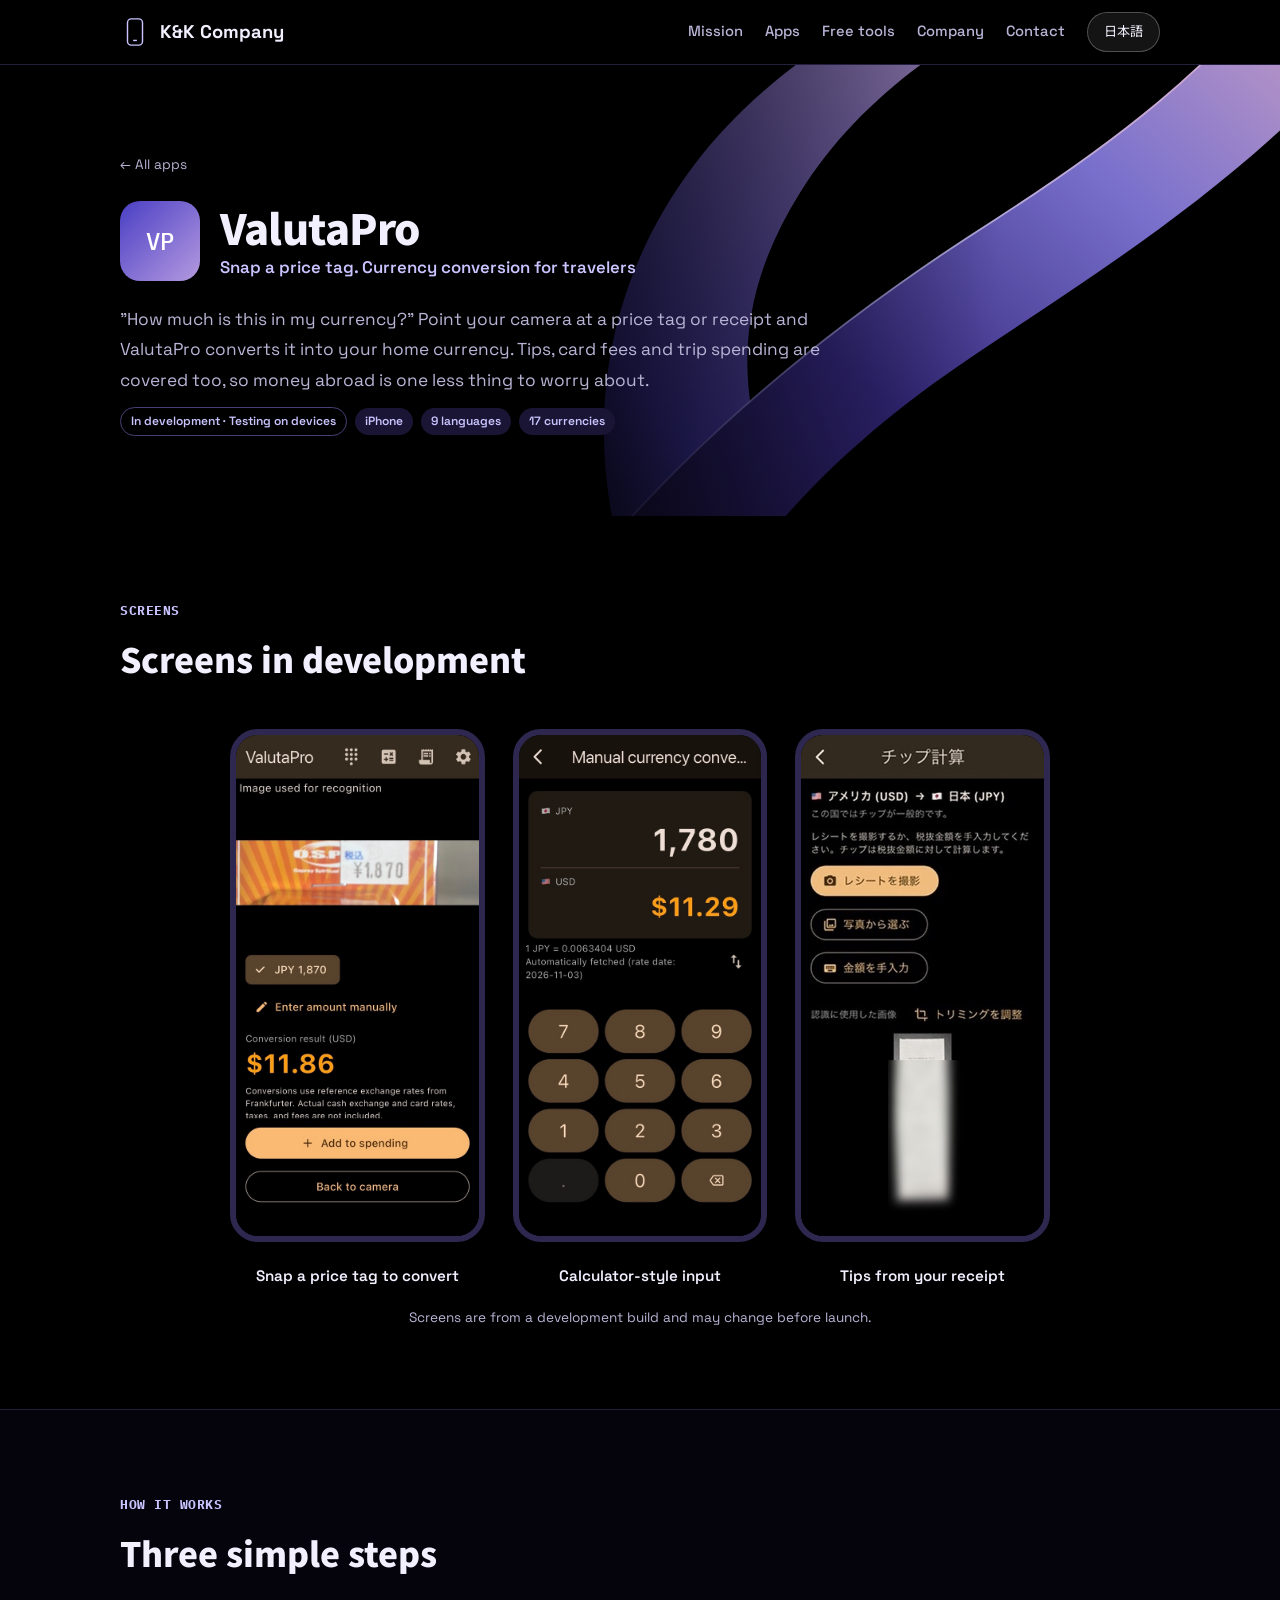
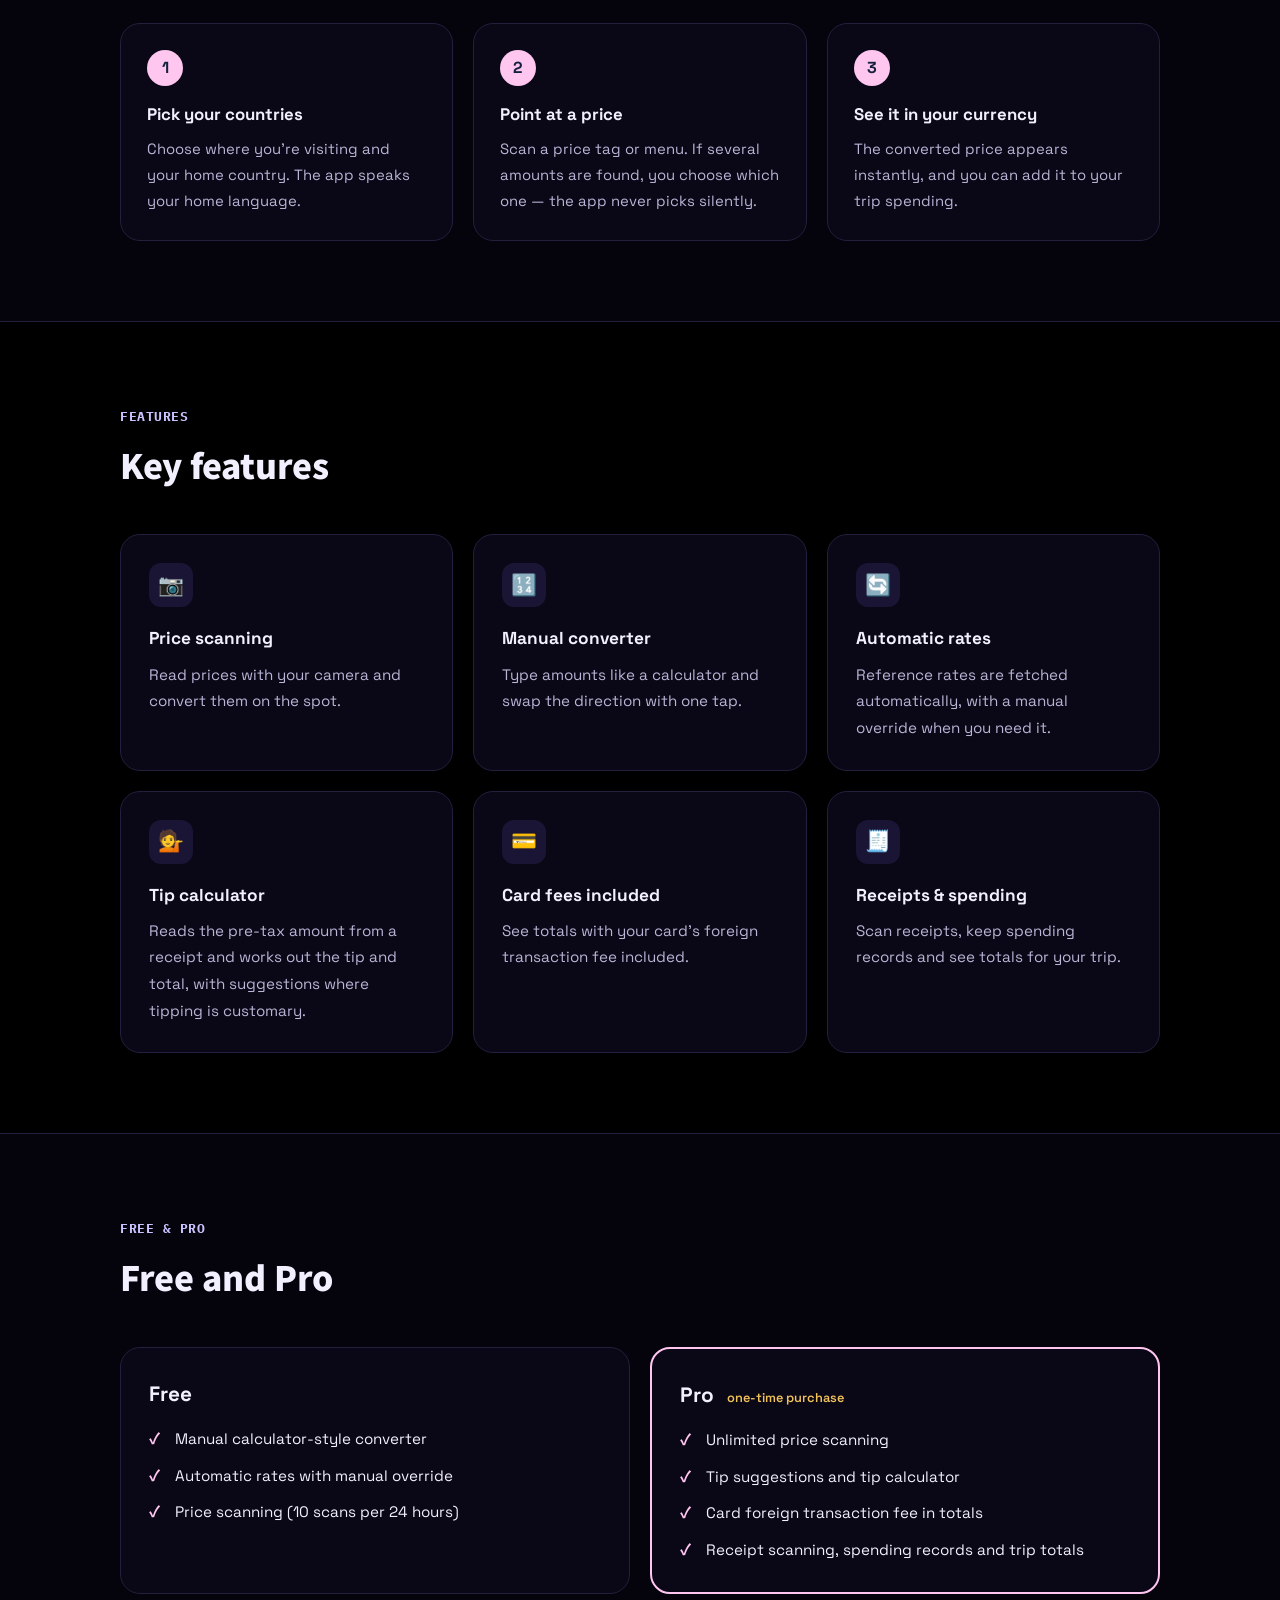
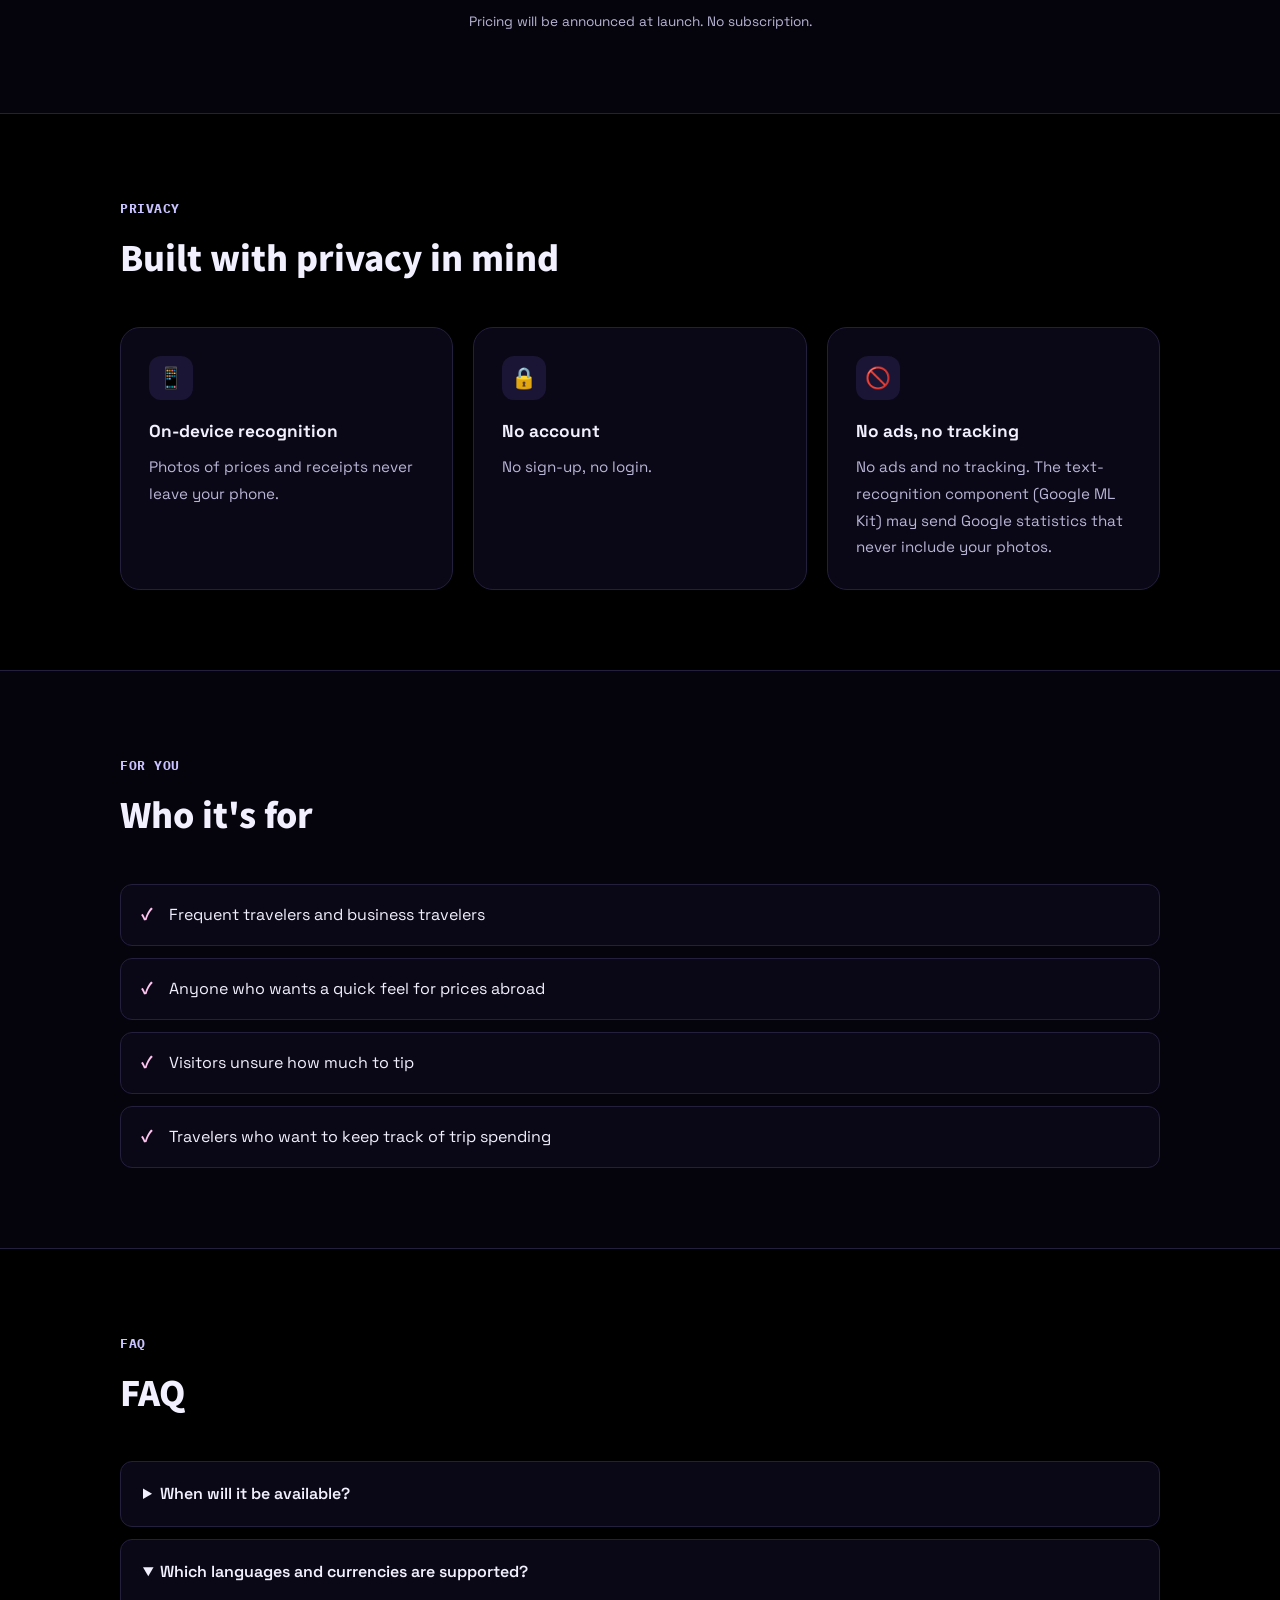
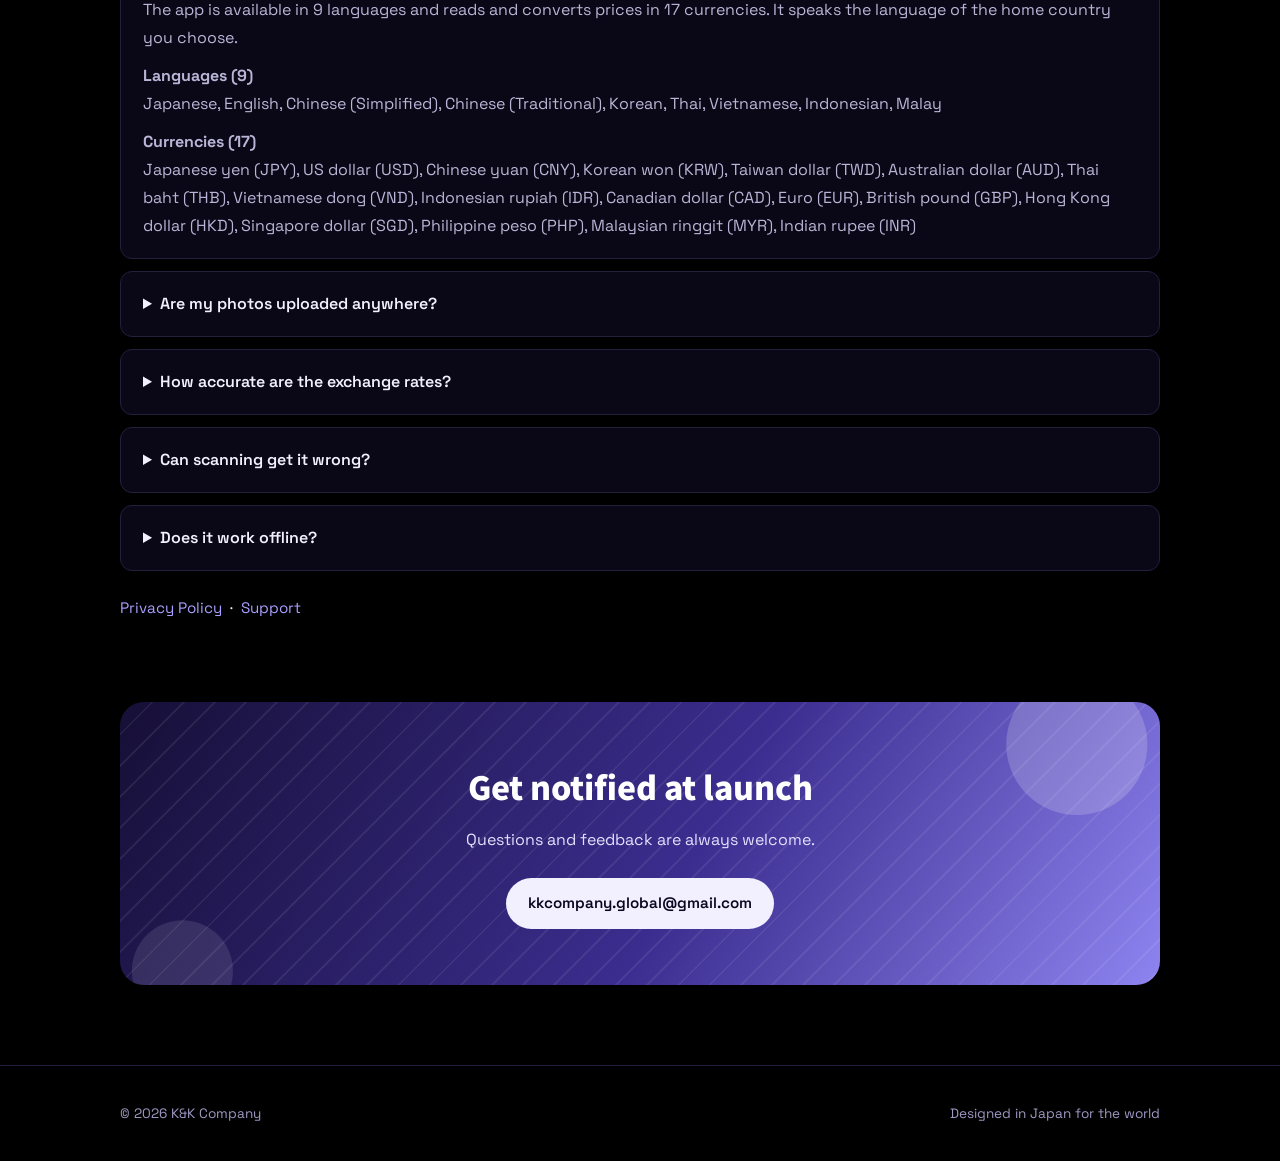
<file: valutapro.html>
<!doctype html>
<html lang="ja">
<head>
<meta charset="utf-8">
<meta name="theme-color" content="#000000">
<meta name="viewport" content="width=device-width, initial-scale=1">
<title>ValutaPro｜値札を撮るだけ。旅行者のための通貨換算アプリ</title>
<meta name="description" content="海外の値札やレシートをカメラで撮るだけで、自国通貨に換算。手入力の電卓、チップ計算、カードの海外手数料、旅の支出記録にも対応。9言語・17通貨。文字認識は端末内で行い、写真は送信しません。">
<meta property="og:title" content="ValutaPro｜値札を撮るだけ。旅行者のための通貨換算アプリ">
<meta property="og:description" content="海外の値札やレシートをカメラで撮るだけで、自国通貨に換算。9言語・17通貨。写真は端末の外へ送信しません。">
<meta property="og:url" content="https://kkcompany-global.github.io/valutapro.html">
<meta property="og:type" content="website">
<meta property="og:image" content="https://kkcompany-global.github.io/ogp.png">
<meta name="twitter:card" content="summary_large_image">
<link rel="preconnect" href="https://fonts.googleapis.com">
<link rel="preconnect" href="https://fonts.gstatic.com" crossorigin>
<link href="https://fonts.googleapis.com/css2?family=Space+Grotesk:wght@500;700&family=IBM+Plex+Mono:wght@400;500&family=Noto+Sans+JP:wght@400;500;700;900&display=swap" rel="stylesheet">
<link rel="stylesheet" href="style.css?v=7">
<script type="application/ld+json">{"@context": "https://schema.org", "@type": "SoftwareApplication", "name": "ValutaPro", "applicationCategory": "TravelApplication", "operatingSystem": "iOS", "description": "海外の値札やレシートをカメラで撮るだけで自国通貨に換算できる、旅行者のための通貨換算アプリ。", "publisher": {"@type": "Organization", "name": "K&K Company"}}</script>
</head>
<body class="lang-ja" data-title-ja="ValutaPro｜値札を撮るだけ。旅行者のための通貨換算アプリ" data-title-en="ValutaPro | Snap a price tag. A currency converter for travelers">
<header>
  <div class="wrap nav">
    <a href="index.html" class="logo"><svg aria-hidden="true" width="30" height="30" viewBox="0 0 32 32" fill="none" stroke="#C9C3FF" stroke-width="1.5"><rect x="8" y="2" width="16" height="28" rx="4"/><path d="M14 25h4"/></svg>K&amp;K Company</a>
    <nav class="nav-links">
      <a href="index.html#about"><span class="ja">理念</span><span class="en">Mission</span></a>
      <a href="index.html#apps"><span class="ja">アプリ</span><span class="en">Apps</span></a>
      <a href="index.html#tools"><span class="ja">無料ツール</span><span class="en">Free tools</span></a>
      <a href="index.html#company"><span class="ja">会社概要</span><span class="en">Company</span></a>
      <a href="index.html#contact"><span class="ja">お問い合わせ</span><span class="en">Contact</span></a>
      <button class="lang-btn" id="langBtn" type="button">English</button>
    </nav>
  </div>
</header>
<main>
  <div class="app-hero">
    <div class="wrap">
      <a class="crumb" href="index.html#apps">← <span class="ja">アプリ一覧へ</span><span class="en">All apps</span></a>
      <div class="head">
        <div class="big-icon" aria-hidden="true">VP</div>
        <div>
          <h1>ValutaPro</h1>
          <div class="sub"><span class="ja">値札を撮るだけ。旅行者のための通貨換算</span><span class="en">Snap a price tag. Currency conversion for travelers</span></div>
        </div>
      </div>
      <p class="lead ja">「これって自分の国のお金でいくら？」——旅先で値札を見るたびに迷わないように。ValutaPro は、値札やレシートをカメラで撮るだけで、現地の金額を自国通貨に換算します。チップの計算やカードの手数料、旅の支出の記録まで、旅先のお金の不安をひとつのアプリで解消します。</p>
      <p class="lead en">"How much is this in my currency?" Point your camera at a price tag or receipt and ValutaPro converts it into your home currency. Tips, card fees and trip spending are covered too, so money abroad is one less thing to worry about.</p>
      <div class="pills">
        <span class="status"><span class="ja">開発中・実機テスト中</span><span class="en">In development · Testing on devices</span></span>
        <span class="pill">iPhone</span>
        <span class="pill"><span class="ja">9言語</span><span class="en">9 languages</span></span>
        <span class="pill"><span class="ja">17通貨</span><span class="en">17 currencies</span></span>
      </div>
    </div>
  </div>

  <section>
    <div class="wrap">
      <div class="sec-head"><span class="label">Screens</span><h2 class="ja">開発中の画面</h2><h2 class="en">Screens in development</h2></div>
      <div class="shots">
        <figure><img src="img/valutapro/screen-scan.jpg" alt="値札を読み取って換算した画面" loading="lazy" width="624" height="1258"><figcaption><span class="ja">値札を撮ると、すぐ換算</span><span class="en">Snap a price tag to convert</span></figcaption></figure>
        <figure><img src="img/valutapro/screen-calc.jpg" alt="手入力の換算電卓の画面" loading="lazy" width="624" height="1258"><figcaption><span class="ja">電卓のように手入力も</span><span class="en">Calculator-style input</span></figcaption></figure>
        <figure><img src="img/valutapro/screen-tip.jpg" alt="レシートからチップを計算する画面" loading="lazy" width="360" height="724"><figcaption><span class="ja">レシートからチップ計算</span><span class="en">Tips from your receipt</span></figcaption></figure>
      </div>
      <p class="note ja">※開発中の画面です。公開時には変わることがあります。</p>
      <p class="note en">Screens are from a development build and may change before launch.</p>
    </div>
  </section>

  <section class="alt">
    <div class="wrap">
      <div class="sec-head"><span class="label">How it works</span><h2 class="ja">使い方は3ステップ</h2><h2 class="en">Three simple steps</h2></div>
      <ol class="steps">
        <li><b>1</b><h3 class="ja">国を選ぶ</h3><h3 class="en">Pick your countries</h3><p class="ja">旅行先の国と、自分の国を選びます。アプリは自分の国の言葉で表示されます。</p><p class="en">Choose where you're visiting and your home country. The app speaks your home language.</p></li>
        <li><b>2</b><h3 class="ja">値札にカメラを向ける</h3><h3 class="en">Point at a price</h3><p class="ja">値札やメニューの金額を撮影します。金額が複数見つかったときは、どれを使うか自分で選べます。</p><p class="en">Scan a price tag or menu. If several amounts are found, you choose which one — the app never picks silently.</p></li>
        <li><b>3</b><h3 class="ja">自国通貨で確認</h3><h3 class="en">See it in your currency</h3><p class="ja">換算結果がすぐに表示されます。そのまま旅の支出として記録することもできます。</p><p class="en">The converted price appears instantly, and you can add it to your trip spending.</p></li>
      </ol>
    </div>
  </section>

  <section>
    <div class="wrap">
      <div class="sec-head"><span class="label">Features</span><h2 class="ja">主な機能</h2><h2 class="en">Key features</h2></div>
      <div class="feat feat3">
<div class="card"><div class="icon">📷</div><h3 class="ja">値札スキャン</h3><h3 class="en">Price scanning</h3><p class="ja">カメラで値札を撮るだけで金額を読み取り、自国通貨に換算します。</p><p class="en">Read prices with your camera and convert them on the spot.</p></div>
<div class="card"><div class="icon">🔢</div><h3 class="ja">手入力の換算電卓</h3><h3 class="en">Manual converter</h3><p class="ja">電卓のように金額を入力して換算。換算の向きもワンタップで入れ替えられます。</p><p class="en">Type amounts like a calculator and swap the direction with one tap.</p></div>
<div class="card"><div class="icon">🔄</div><h3 class="ja">為替レートを自動取得</h3><h3 class="en">Automatic rates</h3><p class="ja">最新の参考レートを自動で取得。両替所のレートに合わせたいときは手動でも設定できます。</p><p class="en">Reference rates are fetched automatically, with a manual override when you need it.</p></div>
<div class="card"><div class="icon">💁</div><h3 class="ja">チップ計算</h3><h3 class="en">Tip calculator</h3><p class="ja">レシートから税抜金額を読み取り、チップと合計額を計算。チップの習慣がある国では目安も表示します。</p><p class="en">Reads the pre-tax amount from a receipt and works out the tip and total, with suggestions where tipping is customary.</p></div>
<div class="card"><div class="icon">💳</div><h3 class="ja">カードの海外手数料</h3><h3 class="en">Card fees included</h3><p class="ja">クレジットカードの海外事務手数料を含めた金額で確認できます。</p><p class="en">See totals with your card's foreign transaction fee included.</p></div>
<div class="card"><div class="icon">🧾</div><h3 class="ja">レシート・支出の記録</h3><h3 class="en">Receipts &amp; spending</h3><p class="ja">レシートを読み取って支出を記録し、旅行中の合計をまとめて確認できます。</p><p class="en">Scan receipts, keep spending records and see totals for your trip.</p></div>
      </div>
    </div>
  </section>

  <section class="alt">
    <div class="wrap">
      <div class="sec-head"><span class="label">Free &amp; Pro</span><h2 class="ja">無料版と Pro</h2><h2 class="en">Free and Pro</h2></div>
      <div class="plans">
        <div class="plan">
          <h3 class="ja">無料</h3><h3 class="en">Free</h3>
          <ul>
            <li><span class="ja">手入力の換算電卓</span><span class="en">Manual calculator-style converter</span></li>
            <li><span class="ja">為替レートの自動取得・手動設定</span><span class="en">Automatic rates with manual override</span></li>
            <li><span class="ja">値札スキャン（24時間に10回まで）</span><span class="en">Price scanning (10 scans per 24 hours)</span></li>
          </ul>
        </div>
        <div class="plan pro">
          <h3>Pro <small class="ja">買い切り</small><small class="en">one-time purchase</small></h3>
          <ul>
            <li><span class="ja">値札スキャン無制限</span><span class="en">Unlimited price scanning</span></li>
            <li><span class="ja">チップの目安とチップ計算</span><span class="en">Tip suggestions and tip calculator</span></li>
            <li><span class="ja">カードの海外手数料を含めた合計</span><span class="en">Card foreign transaction fee in totals</span></li>
            <li><span class="ja">レシート読み取り・支出記録・旅の合計</span><span class="en">Receipt scanning, spending records and trip totals</span></li>
          </ul>
        </div>
      </div>
      <p class="note ja">※価格は公開時にお知らせします。月額料金はかかりません。</p>
      <p class="note en">Pricing will be announced at launch. No subscription.</p>
    </div>
  </section>

  <section>
    <div class="wrap">
      <div class="sec-head"><span class="label">Privacy</span><h2 class="ja">安心して使えるように</h2><h2 class="en">Built with privacy in mind</h2></div>
      <div class="feat feat3">
<div class="card"><div class="icon">📱</div><h3 class="ja">文字認識は端末の中で</h3><h3 class="en">On-device recognition</h3><p class="ja">値札やレシートの写真は、端末の外へ送信されません。</p><p class="en">Photos of prices and receipts never leave your phone.</p></div>
<div class="card"><div class="icon">🔒</div><h3 class="ja">アカウント登録なし</h3><h3 class="en">No account</h3><p class="ja">メールアドレスの登録やログインは不要です。</p><p class="en">No sign-up, no login.</p></div>
<div class="card"><div class="icon">🚫</div><h3 class="ja">広告・トラッキングなし</h3><h3 class="en">No ads, no tracking</h3><p class="ja">広告の表示や、利用者の追跡は行いません。文字認識の部品（Google ML Kit）が、画像を含まない統計情報を Google に送ることがあります。</p><p class="en">No ads and no tracking. The text-recognition component (Google ML Kit) may send Google statistics that never include your photos.</p></div>
      </div>
    </div>
  </section>

  <section class="alt">
    <div class="wrap">
      <div class="sec-head"><span class="label">For you</span><h2 class="ja">こんな方におすすめ</h2><h2 class="en">Who it's for</h2></div>
      <ul class="who">
<li><span class="ja">海外旅行・出張が多い方</span><span class="en">Frequent travelers and business travelers</span></li>
<li><span class="ja">旅先で値段の感覚をすぐにつかみたい方</span><span class="en">Anyone who wants a quick feel for prices abroad</span></li>
<li><span class="ja">チップの習慣がある国で、いくら払えばいいか迷う方</span><span class="en">Visitors unsure how much to tip</span></li>
<li><span class="ja">旅行中の出費をまとめて把握したい方</span><span class="en">Travelers who want to keep track of trip spending</span></li>
      </ul>
    </div>
  </section>

  <section>
    <div class="wrap faq">
      <div class="sec-head"><span class="label">FAQ</span><h2 class="ja">よくある質問</h2><h2 class="en">FAQ</h2></div>
<details><summary><span class="ja">いつ使えるようになりますか？</span><span class="en">When will it be available?</span></summary><p class="ja">現在、実機でテスト中です。まず iPhone 向けに公開予定で、公開時期はこのページと X（旧Twitter）でお知らせします。</p><p class="en">We're testing on real devices now. It will launch on iPhone first; we'll announce the date on this page and on X.</p></details>
<details open><summary><span class="ja">どの言語・通貨に対応していますか？</span><span class="en">Which languages and currencies are supported?</span></summary><p class="ja">アプリの表示は9言語、金額の読み取りと換算は17通貨に対応しています。アプリは選んだ自分の国の言葉で表示されます。</p><p class="en">The app is available in 9 languages and reads and converts prices in 17 currencies. It speaks the language of the home country you choose.</p>
<p class="ja"><b>対応言語（9）</b><br>日本語、英語、中国語（簡体字）、中国語（繁体字）、韓国語、タイ語、ベトナム語、インドネシア語、マレー語</p><p class="en"><b>Languages (9)</b><br>Japanese, English, Chinese (Simplified), Chinese (Traditional), Korean, Thai, Vietnamese, Indonesian, Malay</p>
<p class="ja"><b>対応通貨（17）</b><br>日本円（JPY）、米ドル（USD）、人民元（CNY）、韓国ウォン（KRW）、台湾ドル（TWD）、豪ドル（AUD）、タイバーツ（THB）、ベトナムドン（VND）、インドネシアルピア（IDR）、カナダドル（CAD）、ユーロ（EUR）、英ポンド（GBP）、香港ドル（HKD）、シンガポールドル（SGD）、フィリピンペソ（PHP）、マレーシアリンギット（MYR）、インドルピー（INR）</p><p class="en"><b>Currencies (17)</b><br>Japanese yen (JPY), US dollar (USD), Chinese yuan (CNY), Korean won (KRW), Taiwan dollar (TWD), Australian dollar (AUD), Thai baht (THB), Vietnamese dong (VND), Indonesian rupiah (IDR), Canadian dollar (CAD), Euro (EUR), British pound (GBP), Hong Kong dollar (HKD), Singapore dollar (SGD), Philippine peso (PHP), Malaysian ringgit (MYR), Indian rupee (INR)</p></details>
<details><summary><span class="ja">撮影した写真はどこかに送られますか？</span><span class="en">Are my photos uploaded anywhere?</span></summary><p class="ja">いいえ。文字の読み取りはすべて端末の中で行い、写真は端末の外へ送信しません。詳しくは<a href="valutapro/privacy.html">プライバシーポリシー</a>をご覧ください。</p><p class="en">No. Text recognition runs entirely on your device and photos are never sent anywhere. See our <a href="valutapro/privacy.html">Privacy Policy</a> for details.</p></details>
<details><summary><span class="ja">為替レートは正確ですか？</span><span class="en">How accurate are the exchange rates?</span></summary><p class="ja">公開されている参考レート（Frankfurter）を使っています。実際の両替やカード会社のレート、税金・手数料とは異なる場合があるため、目安としてお使いください。両替所のレートに合わせたいときは、手動でレートを設定できます。</p><p class="en">We use public reference rates (Frankfurter). Actual exchange, card rates, taxes and fees may differ, so please treat results as a guide. You can set a rate manually to match an exchange counter.</p></details>
<details><summary><span class="ja">読み取りが間違うことはありますか？</span><span class="en">Can scanning get it wrong?</span></summary><p class="ja">文字の読み取りは完璧ではありません。読み取った画像と金額が画面に表示されるので、必ず見比べて確認してください。読み取れないときは手入力もできます。</p><p class="en">Text recognition isn't perfect. The app shows the image next to the amount, so please check them against each other. You can always enter the amount manually.</p></details>
<details><summary><span class="ja">ネットにつながっていなくても使えますか？</span><span class="en">Does it work offline?</span></summary><p class="ja">はい。文字の読み取りは端末の中で行います。為替レートは一度取得しておけば、オフラインでも保存済みのレートで換算できます。</p><p class="en">Yes. Text recognition runs on the device, and once rates have been fetched, the saved rates are used offline.</p></details>
      <p style="margin-top:24px;font-size:.95rem">
        <a href="valutapro/privacy.html"><span class="ja">プライバシーポリシー</span><span class="en">Privacy Policy</span></a>
        &nbsp;·&nbsp;
        <a href="valutapro/support.html"><span class="ja">サポート</span><span class="en">Support</span></a>
      </p>
    </div>
  </section>

  <section style="padding-top:0">
    <div class="wrap">
      <div class="contact">
        <h2 class="ja">公開のお知らせを受け取る</h2><h2 class="en">Get notified at launch</h2>
        <p class="ja">ご質問・ご要望もお気軽にお寄せください。</p><p class="en">Questions and feedback are always welcome.</p>
        <a class="btn" href="mailto:kkcompany.global@gmail.com?subject=ValutaPro">kkcompany.global@gmail.com</a>
      </div>
    </div>
  </section>
</main>
<footer>
  <div class="wrap">
    <span>© <span id="year"></span> K&amp;K Company</span>
    <span class="ja">K&amp;K カンパニー</span><span class="en">Designed in Japan for the world</span>
  </div>
</footer>
<script src="script.js?v=2"></script>
</body>
</html>
</file>
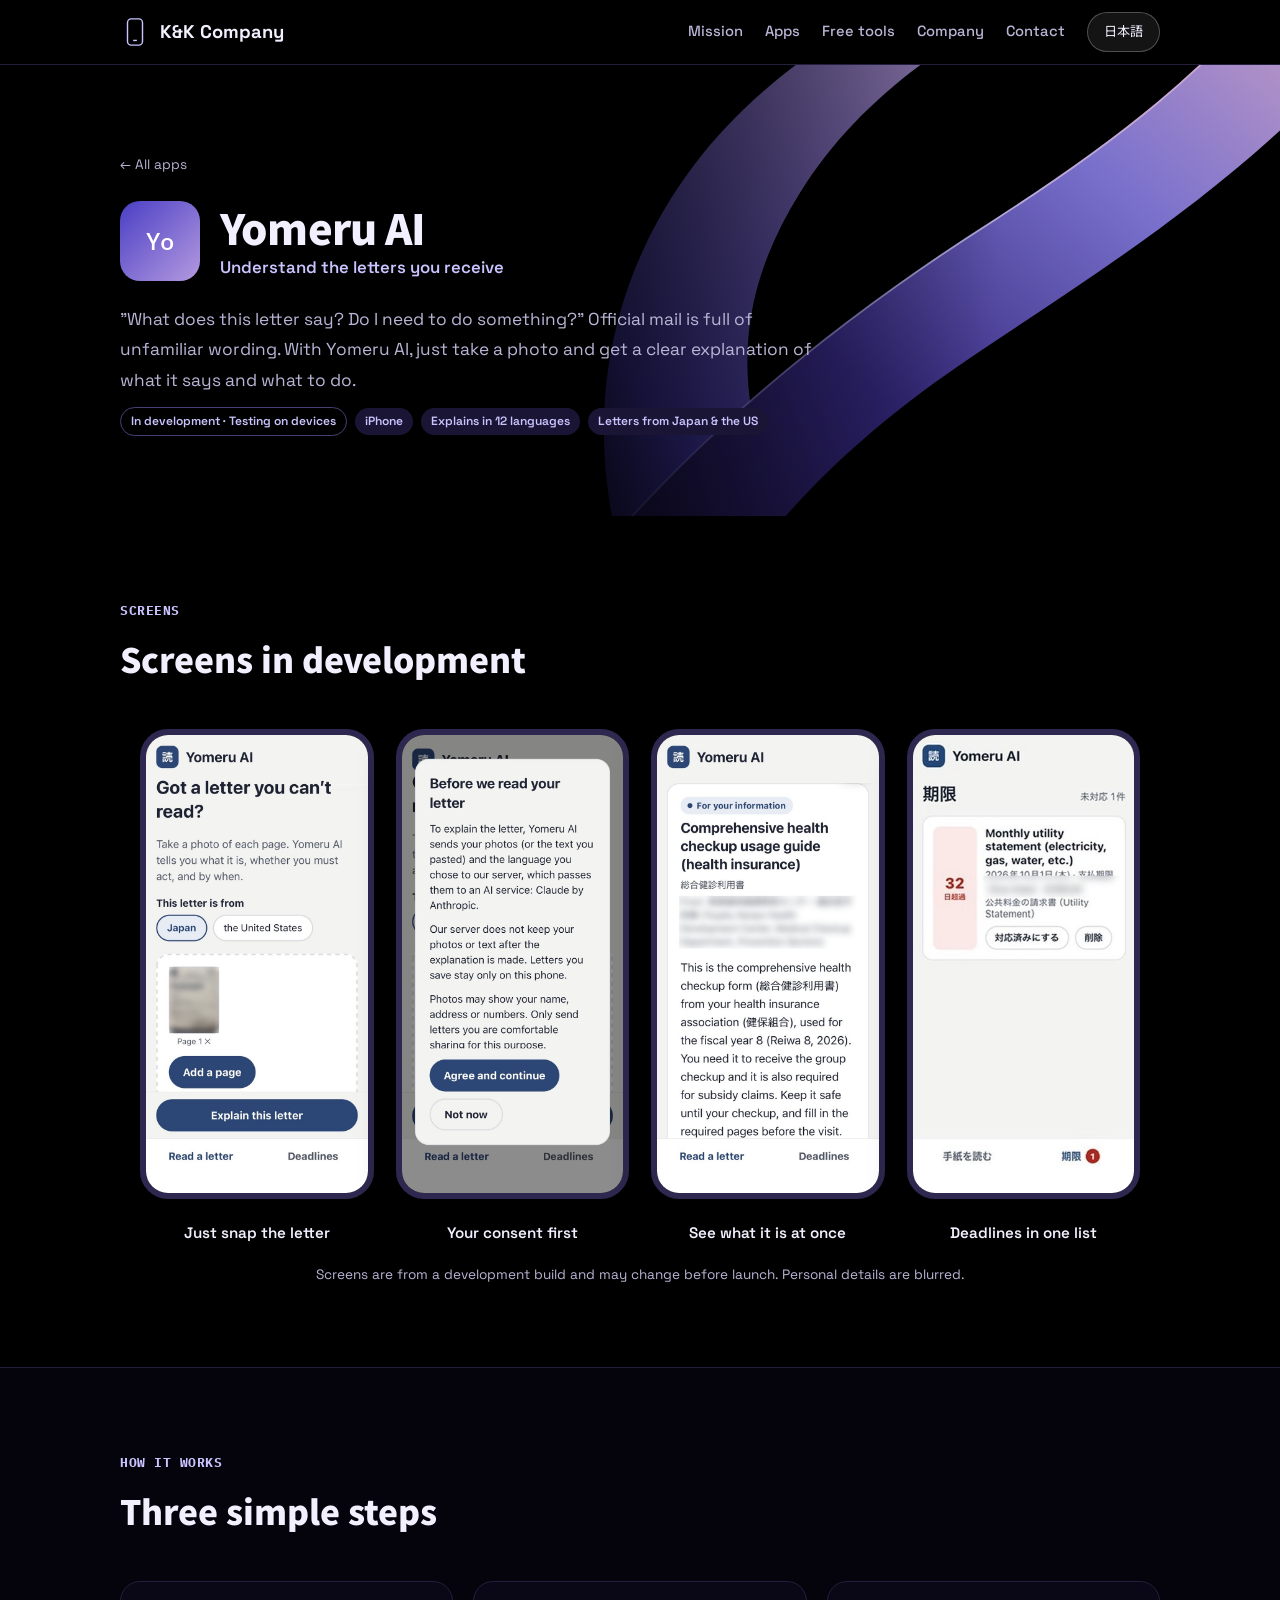
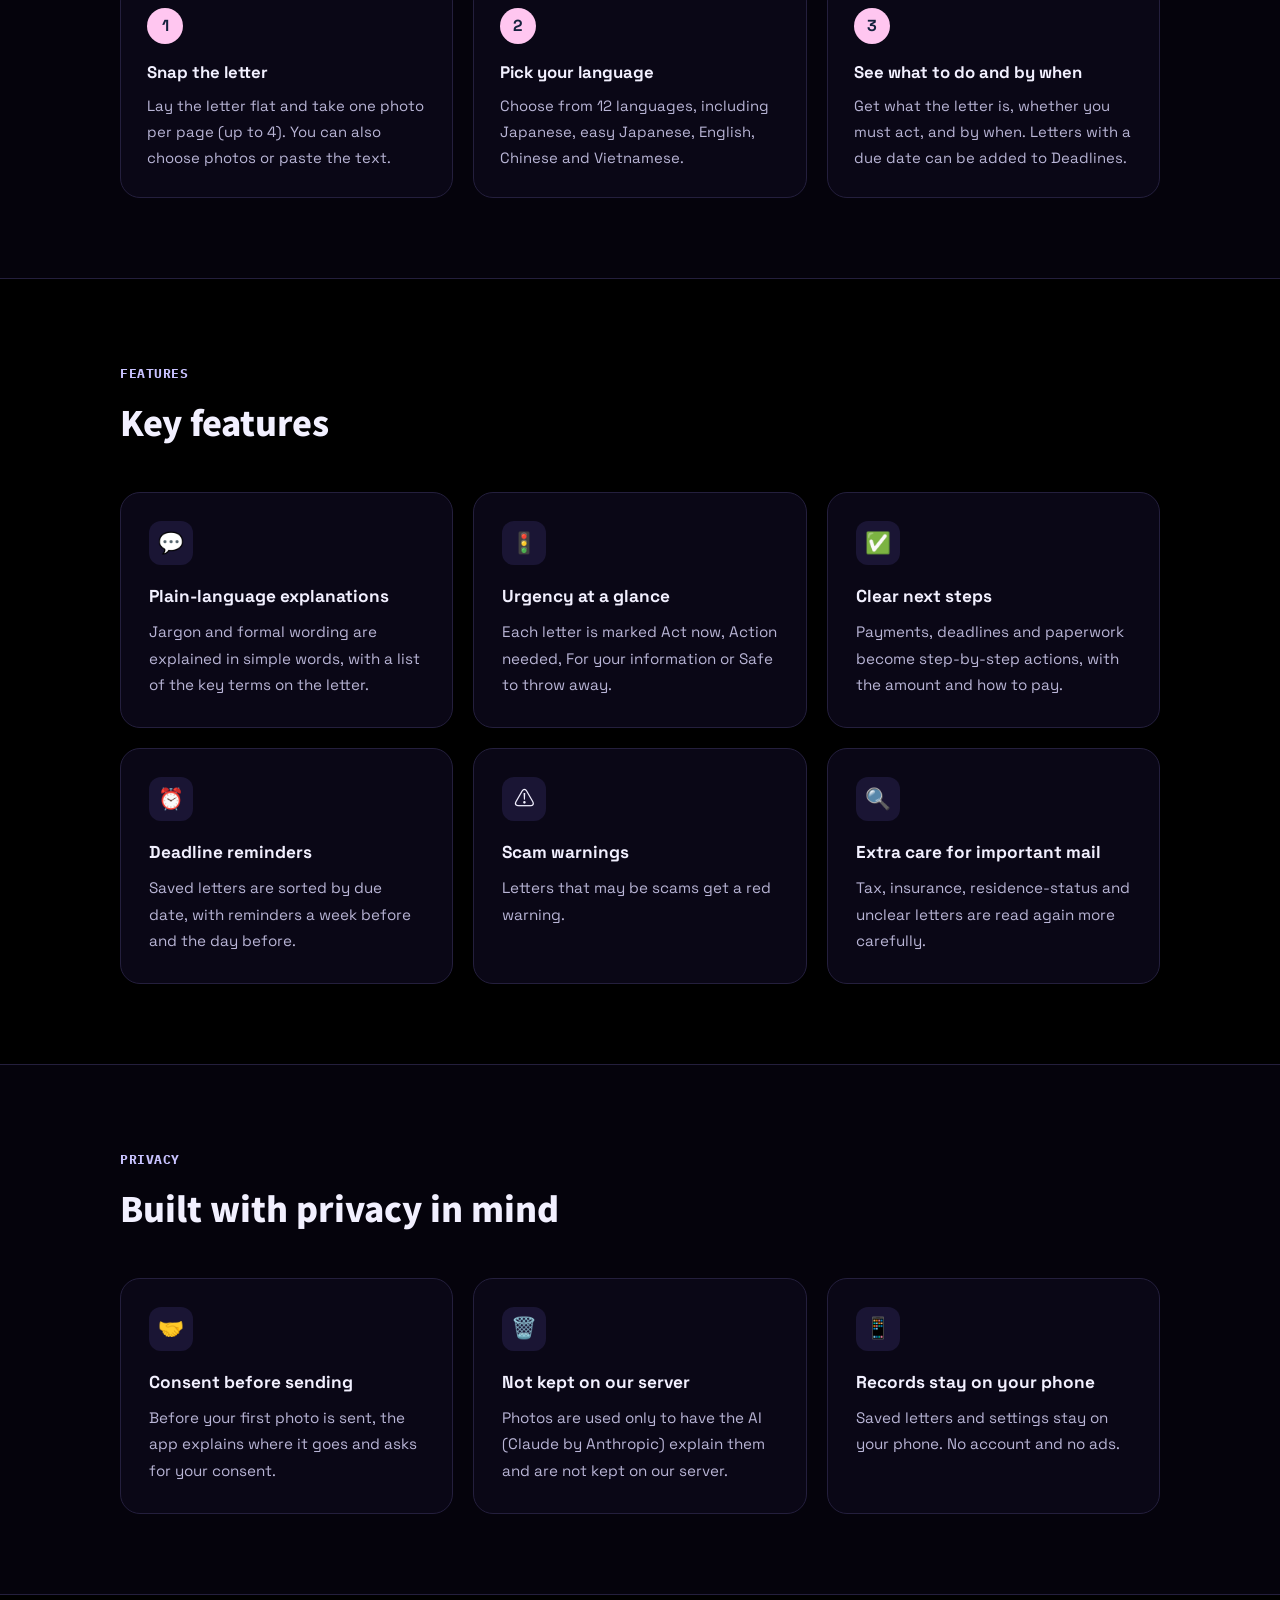
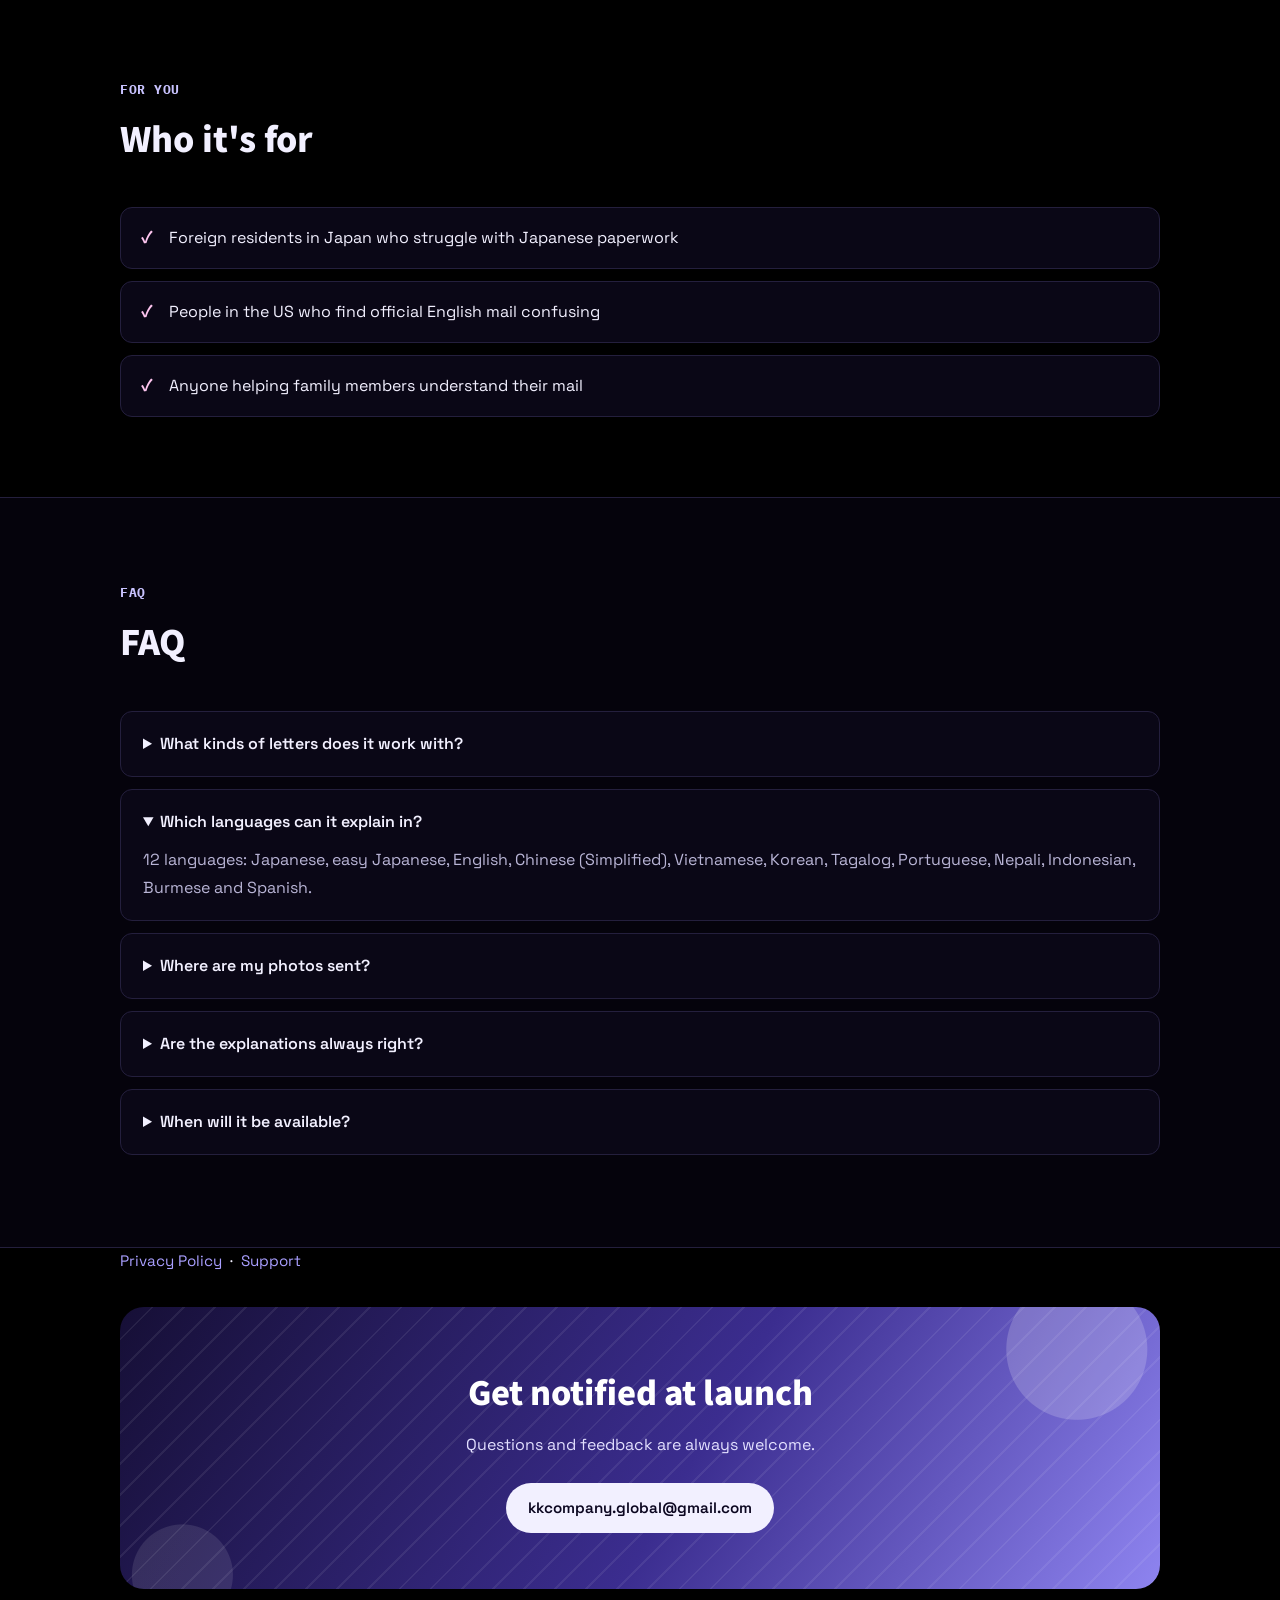
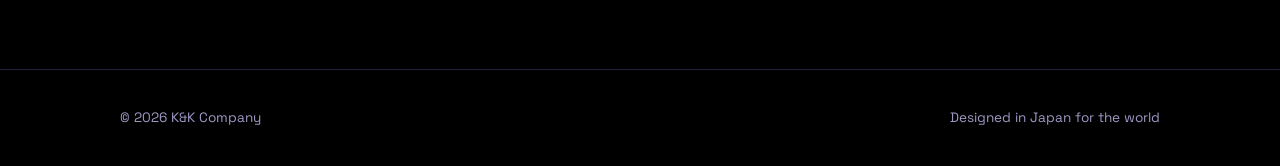
<file: yomeru.html>
<!doctype html>
<html lang="ja">
<head>
<meta charset="utf-8">
<meta name="theme-color" content="#000000">
<meta name="viewport" content="width=device-width, initial-scale=1">
<title>Yomeru AI（ヨメル エーアイ）｜届いた書類・手紙を撮るだけでわかりやすく解説</title>
<meta name="description" content="役所や会社から届いた書類・手紙を撮影するだけで、何が書いてあるか、何をすればいいかをわかりやすく解説するアプリ。日本で暮らす外国人の方に。">
<meta property="og:title" content="Yomeru AI（ヨメル エーアイ）｜届いた書類・手紙を撮るだけでわかりやすく解説">
<meta property="og:description" content="役所や会社から届いた書類・手紙を撮影するだけで、何が書いてあるか、何をすればいいかをわかりやすく解説するアプリ。日本で暮らす外国人の方に。">
<meta property="og:type" content="website">
<link rel="preconnect" href="https://fonts.googleapis.com">
<link rel="preconnect" href="https://fonts.gstatic.com" crossorigin>
<link href="https://fonts.googleapis.com/css2?family=Space+Grotesk:wght@500;700&family=IBM+Plex+Mono:wght@400;500&family=Noto+Sans+JP:wght@400;500;700;900&display=swap" rel="stylesheet">
<link rel="stylesheet" href="style.css?v=7">
<script type="application/ld+json">{"@context": "https://schema.org", "@type": "SoftwareApplication", "name": "Yomeru AI", "applicationCategory": "MobileApplication", "description": "役所や会社から届いた書類・手紙を撮影するだけで、何が書いてあるか、何をすればいいかをわかりやすく解説するアプリ。日本で暮らす外国人の方に。", "publisher": {"@type": "Organization", "name": "K&K Company"}}</script>
</head>
<body class="lang-ja" data-title-ja="Yomeru AI（ヨメル エーアイ）｜届いた書類・手紙を撮るだけでわかりやすく解説" data-title-en="Yomeru AI | Snap a letter, understand what it means">
<header>
  <div class="wrap nav">
    <a href="index.html" class="logo"><svg aria-hidden="true" width="30" height="30" viewBox="0 0 32 32" fill="none" stroke="#C9C3FF" stroke-width="1.5"><rect x="8" y="2" width="16" height="28" rx="4"/><path d="M14 25h4"/></svg>K&amp;K Company</a>
    <nav class="nav-links">
      <a href="index.html#about"><span class="ja">理念</span><span class="en">Mission</span></a>
      <a href="index.html#apps"><span class="ja">アプリ</span><span class="en">Apps</span></a>
      <a href="index.html#tools"><span class="ja">無料ツール</span><span class="en">Free tools</span></a>
      <a href="index.html#company"><span class="ja">会社概要</span><span class="en">Company</span></a>
      <a href="index.html#contact"><span class="ja">お問い合わせ</span><span class="en">Contact</span></a>
      <button class="lang-btn" id="langBtn" type="button">English</button>
    </nav>
  </div>
</header>
<main>
  <div class="app-hero">
    <div class="wrap">
      <a class="crumb" href="index.html#apps">← <span class="ja">アプリ一覧へ</span><span class="en">All apps</span></a>
      <div class="head">
        <div class="big-icon" aria-hidden="true">Yo</div>
        <div>
          <h1>Yomeru AI</h1>
          <div class="sub"><span class="ja">届いた書類をやさしく解説</span><span class="en">Understand the letters you receive</span></div>
        </div>
      </div>
      <p class="lead ja">「この手紙、何が書いてあるの？」「何かしないといけないの？」——役所や会社から届く書類は、慣れない言葉で書かれていて不安になりがちです。Yomeru AI は撮影するだけで、内容とやるべきことをわかりやすく伝えます。</p><p class="lead en">"What does this letter say? Do I need to do something?" Official mail is full of unfamiliar wording. With Yomeru AI, just take a photo and get a clear explanation of what it says and what to do.</p>
      <div class="pills">
        <span class="status"><span class="ja">開発中・実機テスト中</span><span class="en">In development · Testing on devices</span></span>
        <span class="pill">iPhone</span>
        <span class="pill"><span class="ja">説明は12言語</span><span class="en">Explains in 12 languages</span></span>
        <span class="pill"><span class="ja">日本・アメリカの手紙</span><span class="en">Letters from Japan &amp; the US</span></span>
      </div>
    </div>
  </div>

  <section>
    <div class="wrap">
      <div class="sec-head"><span class="label">Screens</span><h2 class="ja">開発中の画面</h2><h2 class="en">Screens in development</h2></div>
      <div class="shots shots4">
        <figure><img src="img/yomeru-ai/screen-scan.jpg" alt="手紙の写真を入れた画面" loading="lazy" width="720" height="1472"><figcaption><span class="ja">手紙を撮るだけ</span><span class="en">Just snap the letter</span></figcaption></figure>
        <figure><img src="img/yomeru-ai/screen-consent.jpg" alt="写真を送る前の同意画面" loading="lazy" width="720" height="1481"><figcaption><span class="ja">送る前に必ず確認</span><span class="en">Your consent first</span></figcaption></figure>
        <figure><img src="img/yomeru-ai/screen-result.jpg" alt="手紙の説明の結果" loading="lazy" width="720" height="1472"><figcaption><span class="ja">何の手紙か、すぐわかる</span><span class="en">See what it is at once</span></figcaption></figure>
        <figure><img src="img/yomeru-ai/screen-deadlines.jpg" alt="期限の一覧" loading="lazy" width="360" height="733"><figcaption><span class="ja">期限を一覧で管理</span><span class="en">Deadlines in one list</span></figcaption></figure>
      </div>
      <p class="note ja">※開発中の画面です。公開時には変わることがあります。個人の情報はぼかしています。</p>
      <p class="note en">Screens are from a development build and may change before launch. Personal details are blurred.</p>
    </div>
  </section>

  <section class="alt">
    <div class="wrap">
      <div class="sec-head"><span class="label">How it works</span><h2 class="ja">使い方は3ステップ</h2><h2 class="en">Three simple steps</h2></div>
      <ol class="steps">
        <li><b>1</b><h3 class="ja">手紙を撮る</h3><h3 class="en">Snap the letter</h3><p class="ja">手紙を平らに置いて、1ページずつ撮影します（4ページまで）。写真を選んだり、文字を貼り付けたりもできます。</p><p class="en">Lay the letter flat and take one photo per page (up to 4). You can also choose photos or paste the text.</p></li>
        <li><b>2</b><h3 class="ja">説明の言語を選ぶ</h3><h3 class="en">Pick your language</h3><p class="ja">日本語、やさしい にほんご、英語、中国語、ベトナム語など12の言語から選べます。</p><p class="en">Choose from 12 languages, including Japanese, easy Japanese, English, Chinese and Vietnamese.</p></li>
        <li><b>3</b><h3 class="ja">やることと期限を確認</h3><h3 class="en">See what to do and by when</h3><p class="ja">何の手紙か、対応が必要か、いつまでかを説明します。期限のある手紙は「期限」に追加できます。</p><p class="en">Get what the letter is, whether you must act, and by when. Letters with a due date can be added to Deadlines.</p></li>
      </ol>
    </div>
  </section>

  <section>
    <div class="wrap">
      <div class="sec-head"><span class="label">Features</span><h2 class="ja">主な機能</h2><h2 class="en">Key features</h2></div>
      <div class="feat feat3">
<div class="card"><div class="icon">💬</div><h3 class="ja">やさしい言葉で解説</h3><h3 class="en">Plain-language explanations</h3><p class="ja">専門用語や堅い言い回しを、わかりやすい言葉で説明します。手紙に出てくる大事な言葉の意味も一覧にします。</p><p class="en">Jargon and formal wording are explained in simple words, with a list of the key terms on the letter.</p></div>
<div class="card"><div class="icon">🚦</div><h3 class="ja">急ぎかどうかが一目でわかる</h3><h3 class="en">Urgency at a glance</h3><p class="ja">「すぐに対応」「対応が必要」「お知らせ」「捨ててよい」の4段階で表示します。</p><p class="en">Each letter is marked Act now, Action needed, For your information or Safe to throw away.</p></div>
<div class="card"><div class="icon">✅</div><h3 class="ja">やることを順番に</h3><h3 class="en">Clear next steps</h3><p class="ja">支払い・期限・提出物など、次にすべきことを順番に整理します。金額や支払い方法も確認できます。</p><p class="en">Payments, deadlines and paperwork become step-by-step actions, with the amount and how to pay.</p></div>
<div class="card"><div class="icon">⏰</div><h3 class="ja">期限の通知</h3><h3 class="en">Deadline reminders</h3><p class="ja">保存した手紙は期限の近い順に並び、期限の1週間前と前日に通知でお知らせします。</p><p class="en">Saved letters are sorted by due date, with reminders a week before and the day before.</p></div>
<div class="card"><div class="icon">⚠️</div><h3 class="ja">詐欺の注意</h3><h3 class="en">Scam warnings</h3><p class="ja">詐欺の疑いがある手紙には、赤い警告を表示します。</p><p class="en">Letters that may be scams get a red warning.</p></div>
<div class="card"><div class="icon">🔍</div><h3 class="ja">大事な手紙は読み直し</h3><h3 class="en">Extra care for important mail</h3><p class="ja">税金・保険・在留資格など大事な手紙や、読み取りに自信がない手紙は、より丁寧に読み直します。</p><p class="en">Tax, insurance, residence-status and unclear letters are read again more carefully.</p></div>
      </div>
    </div>
  </section>

  <section class="alt">
    <div class="wrap">
      <div class="sec-head"><span class="label">Privacy</span><h2 class="ja">安心して使えるように</h2><h2 class="en">Built with privacy in mind</h2></div>
      <div class="feat feat3">
<div class="card"><div class="icon">🤝</div><h3 class="ja">送る前に同意を確認</h3><h3 class="en">Consent before sending</h3><p class="ja">写真を初めて送る前に、どこに送られるかを説明し、同意をいただきます。</p><p class="en">Before your first photo is sent, the app explains where it goes and asks for your consent.</p></div>
<div class="card"><div class="icon">🗑️</div><h3 class="ja">サーバーに保存しない</h3><h3 class="en">Not kept on our server</h3><p class="ja">写真はAI（Anthropic社のClaude）に説明させるためだけに使い、当方のサーバーには保存しません。</p><p class="en">Photos are used only to have the AI (Claude by Anthropic) explain them and are not kept on our server.</p></div>
<div class="card"><div class="icon">📱</div><h3 class="ja">記録はスマホの中だけ</h3><h3 class="en">Records stay on your phone</h3><p class="ja">保存した手紙や設定はスマホの中にだけ残ります。アカウント登録も広告もありません。</p><p class="en">Saved letters and settings stay on your phone. No account and no ads.</p></div>
      </div>
    </div>
  </section>

  <section>
    <div class="wrap">
      <div class="sec-head"><span class="label">For you</span><h2 class="ja">こんな方におすすめ</h2><h2 class="en">Who it's for</h2></div>
      <ul class="who">
<li><span class="ja">日本で暮らしていて、日本語の書類を読むのに苦労している外国人の方</span><span class="en">Foreign residents in Japan who struggle with Japanese paperwork</span></li>
<li><span class="ja">アメリカで暮らしていて、役所や会社からの英語の郵便に戸惑う方</span><span class="en">People in the US who find official English mail confusing</span></li>
<li><span class="ja">家族に届いた書類の内容を確認してあげたい方</span><span class="en">Anyone helping family members understand their mail</span></li>
      </ul>
    </div>
  </section>

  <section class="alt">
    <div class="wrap faq">
      <div class="sec-head"><span class="label">FAQ</span><h2 class="ja">よくある質問</h2><h2 class="en">FAQ</h2></div>
<details><summary><span class="ja">どんな書類に使えますか？</span><span class="en">What kinds of letters does it work with?</span></summary><p class="ja">日本とアメリカで届く、役所・税金・保険・年金・公共料金・病院・会社からのお知らせなど、日常的な書類を想定しています。</p><p class="en">Everyday mail in Japan and the US, such as notices about tax, insurance, pensions, utilities and hospitals, and letters from city offices and companies.</p></details>
<details open><summary><span class="ja">どの言語で説明してもらえますか？</span><span class="en">Which languages can it explain in?</span></summary><p class="ja">12の言語に対応しています：日本語、やさしい にほんご、英語、中国語（簡体字）、ベトナム語、韓国語、タガログ語、ポルトガル語、ネパール語、インドネシア語、ミャンマー語、スペイン語。</p><p class="en">12 languages: Japanese, easy Japanese, English, Chinese (Simplified), Vietnamese, Korean, Tagalog, Portuguese, Nepali, Indonesian, Burmese and Spanish.</p></details>
<details><summary><span class="ja">写真はどこに送られますか？</span><span class="en">Where are my photos sent?</span></summary><p class="ja">説明を作るために、当方のサーバーを通って Anthropic 社のAI（Claude）に送られます。サーバーには保存しません。詳しくは<a href="yomeru-ai/privacy.html">プライバシーポリシー</a>をご覧ください。</p><p class="en">To create the explanation, they pass through our server to Anthropic's AI (Claude). Our server does not keep them. See the <a href="yomeru-ai/privacy.html">Privacy Policy</a>.</p></details>
<details><summary><span class="ja">説明はいつも正しいですか？</span><span class="en">Are the explanations always right?</span></summary><p class="ja">AIの説明には誤りがあることがあります。法律・税務・在留資格の助言ではないため、最終的な確認は必ず手紙に書かれた窓口（役所など）で行ってください。</p><p class="en">AI explanations can contain mistakes. They are not legal, tax or immigration advice, so always confirm with the office named on the letter.</p></details>
<details><summary><span class="ja">いつ使えるようになりますか？</span><span class="en">When will it be available?</span></summary><p class="ja">現在、実機でテスト中です。まず iPhone 向けに公開予定で、公開時期はこのページと X（旧Twitter）でお知らせします。</p><p class="en">We're testing on real devices now. It will launch on iPhone first; we'll announce the date on this page and on X.</p></details>
    </div>
  </section>

  <section style="padding-top:0;padding-bottom:32px">
    <div class="wrap">
      <p style="font-size:.95rem">
        <a href="yomeru-ai/privacy.html"><span class="ja">プライバシーポリシー</span><span class="en">Privacy Policy</span></a>
        &nbsp;·&nbsp;
        <a href="yomeru-ai/support.html"><span class="ja">サポート</span><span class="en">Support</span></a>
      </p>
    </div>
  </section>

  <section style="padding-top:0">
    <div class="wrap">
      <div class="contact">
        <h2 class="ja">公開のお知らせを受け取る</h2><h2 class="en">Get notified at launch</h2>
        <p class="ja">ご質問・ご要望もお気軽にお寄せください。</p><p class="en">Questions and feedback are always welcome.</p>
        <a class="btn" href="mailto:kkcompany.global@gmail.com?subject=Yomeru%20AI">kkcompany.global@gmail.com</a>
      </div>
    </div>
  </section>
</main>
<footer>
  <div class="wrap">
    <span>© <span id="year"></span> K&amp;K Company</span>
    <span class="ja">合同会社 K&amp;K カンパニー</span><span class="en">Designed in Japan for the world</span>
  </div>
</footer>
<script src="script.js?v=2"></script>
</body>
</html>
</file>
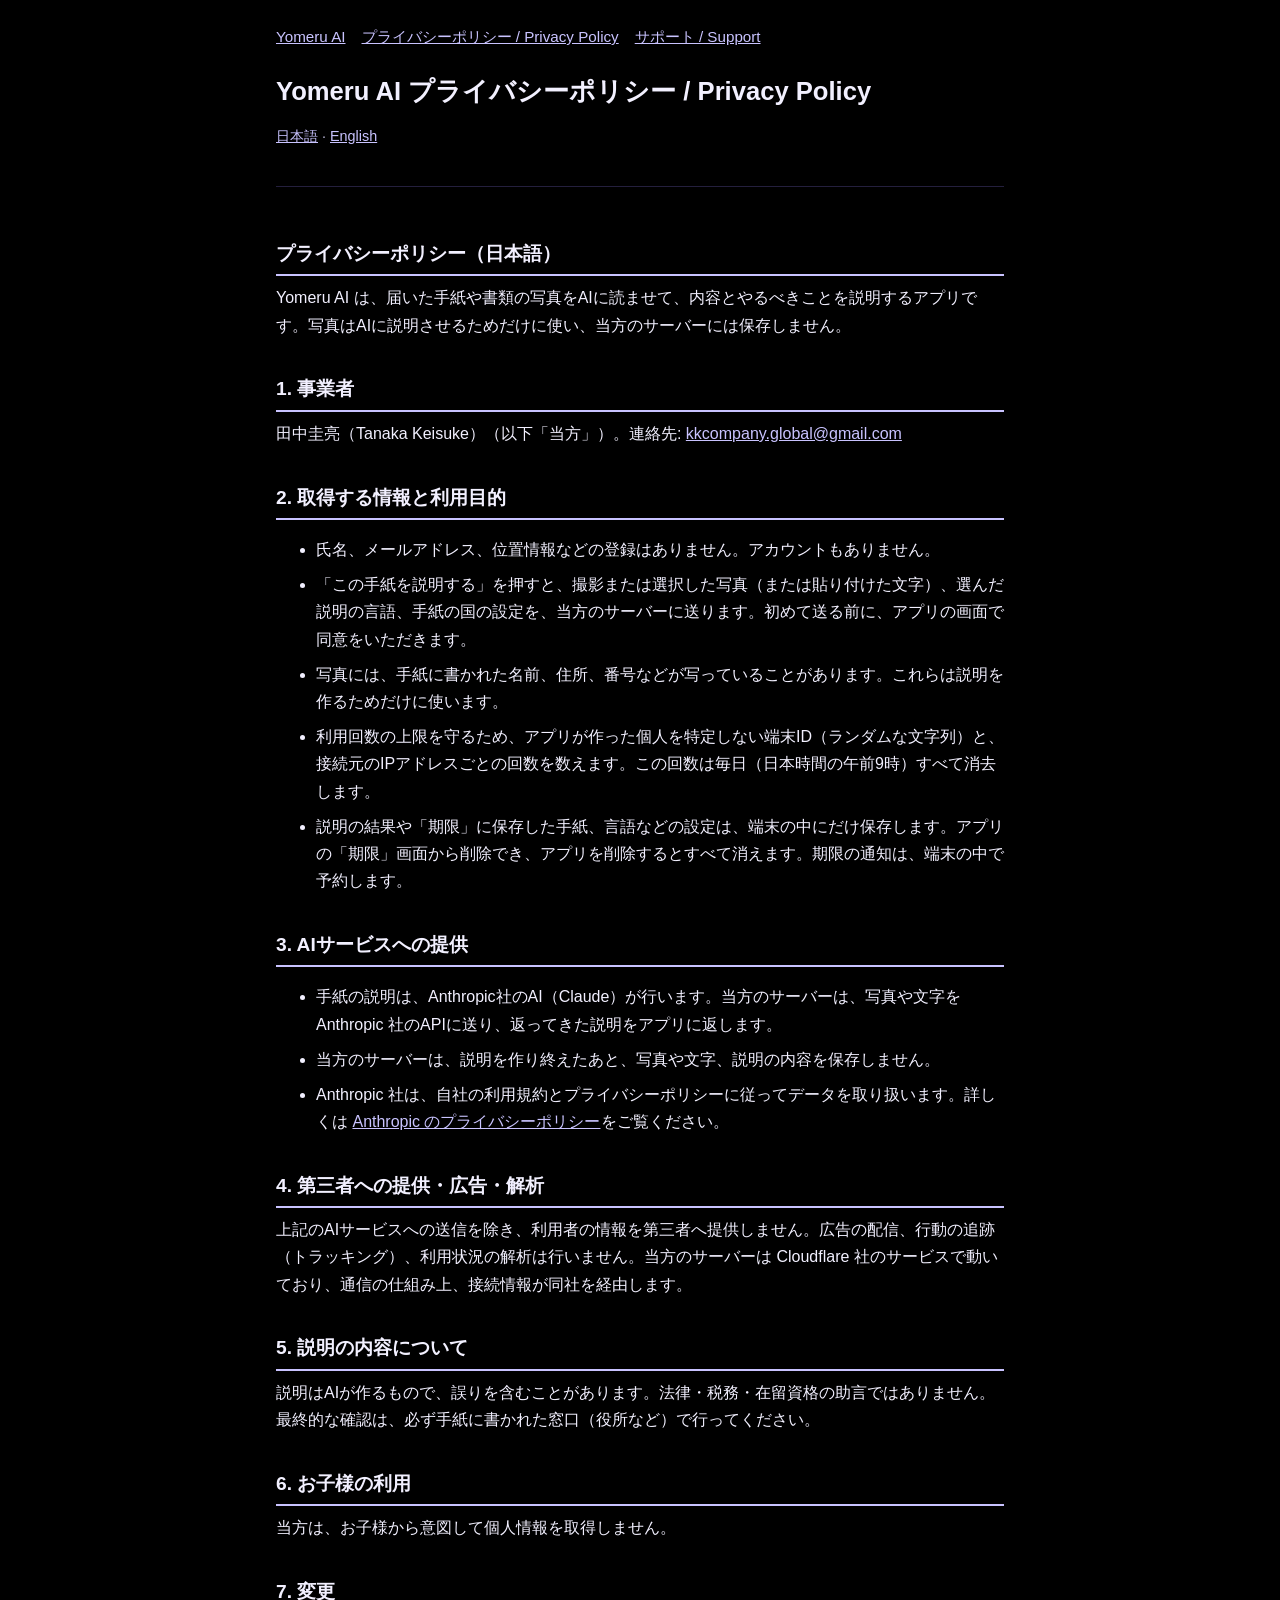
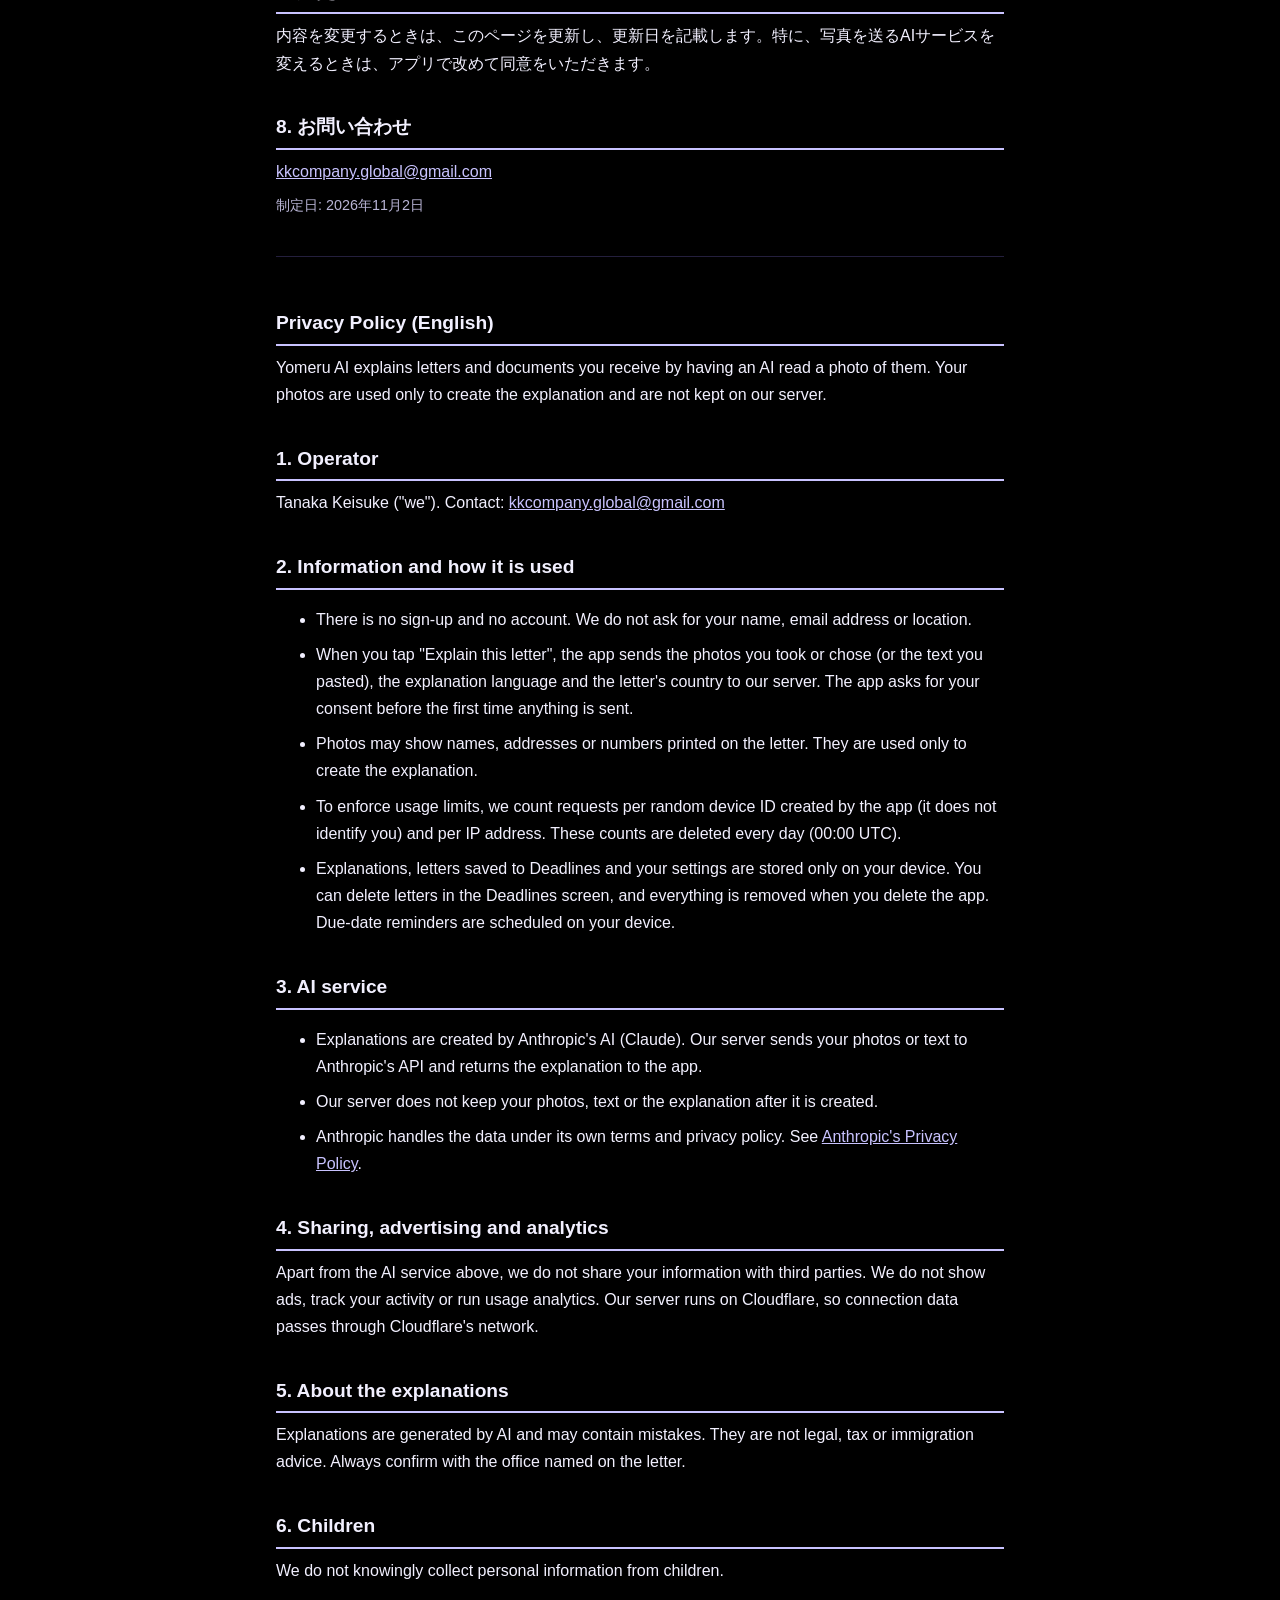
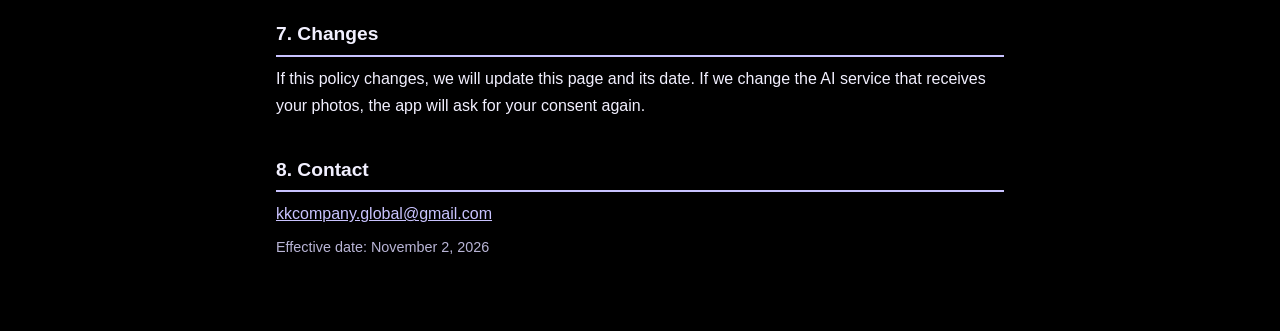
<file: yomeru-ai/privacy.html>
<!doctype html>
<html lang="ja"><head><meta charset="utf-8"><meta name="viewport" content="width=device-width,initial-scale=1"><title>Yomeru AI プライバシーポリシー / Privacy Policy</title><meta name="color-scheme" content="dark"><style>
:root{color-scheme:dark;--bg:#000000;--fg:#F2F0FF;--mut:#B9B5D6;--acc:#C9C3FF;--line:#241F3D;--card:#0A0716}
*{box-sizing:border-box}html{-webkit-text-size-adjust:100%}
body{margin:0;background:var(--bg);color:var(--fg);font:16px/1.7 -apple-system,BlinkMacSystemFont,"Hiragino Sans","Noto Sans JP",Segoe UI,Roboto,sans-serif}
main{max-width:760px;margin:0 auto;padding:24px 16px 64px}
h1{font-size:1.6rem;margin:.2em 0 .4em}h2{font-size:1.2rem;margin:1.8em 0 .4em;padding-bottom:.2em;border-bottom:2px solid var(--acc)}
p,li{margin:.5em 0}a{color:var(--acc)}nav{display:flex;gap:16px;flex-wrap:wrap;margin-bottom:20px;font-size:.95rem}
.muted{color:var(--mut);font-size:.9rem}.lang{margin:2.4em 0 0;padding-top:1em;border-top:1px solid var(--line)}
table{width:100%;border-collapse:collapse;margin:1em 0;font-size:.95rem}th,td{border:1px solid var(--line);padding:8px 10px;text-align:left;vertical-align:top}th{background:var(--card)}
.hero{display:flex;gap:16px;align-items:center}.hero img{width:96px;height:96px;border-radius:22px}
</style></head><body><main>
<nav><a href="../yomeru.html">Yomeru AI</a><a href="privacy.html">プライバシーポリシー / Privacy Policy</a><a href="support.html">サポート / Support</a></nav>
<h1>Yomeru AI プライバシーポリシー / Privacy Policy</h1>
<p class="muted"><a href="#ja">日本語</a> · <a href="#en">English</a></p>
<section class="lang" id="ja" lang="ja">
<h2>プライバシーポリシー（日本語）</h2>
<p>Yomeru AI は、届いた手紙や書類の写真をAIに読ませて、内容とやるべきことを説明するアプリです。写真はAIに説明させるためだけに使い、当方のサーバーには保存しません。</p>
<h2>1. 事業者</h2><p>田中圭亮（Tanaka Keisuke）（以下「当方」）。連絡先: <a href="mailto:kkcompany.global@gmail.com">kkcompany.global@gmail.com</a></p>
<h2>2. 取得する情報と利用目的</h2><ul>
<li>氏名、メールアドレス、位置情報などの登録はありません。アカウントもありません。</li>
<li>「この手紙を説明する」を押すと、撮影または選択した写真（または貼り付けた文字）、選んだ説明の言語、手紙の国の設定を、当方のサーバーに送ります。初めて送る前に、アプリの画面で同意をいただきます。</li>
<li>写真には、手紙に書かれた名前、住所、番号などが写っていることがあります。これらは説明を作るためだけに使います。</li>
<li>利用回数の上限を守るため、アプリが作った個人を特定しない端末ID（ランダムな文字列）と、接続元のIPアドレスごとの回数を数えます。この回数は毎日（日本時間の午前9時）すべて消去します。</li>
<li>説明の結果や「期限」に保存した手紙、言語などの設定は、端末の中にだけ保存します。アプリの「期限」画面から削除でき、アプリを削除するとすべて消えます。期限の通知は、端末の中で予約します。</li>
</ul>
<h2>3. AIサービスへの提供</h2><ul>
<li>手紙の説明は、Anthropic社のAI（Claude）が行います。当方のサーバーは、写真や文字を Anthropic 社のAPIに送り、返ってきた説明をアプリに返します。</li>
<li>当方のサーバーは、説明を作り終えたあと、写真や文字、説明の内容を保存しません。</li>
<li>Anthropic 社は、自社の利用規約とプライバシーポリシーに従ってデータを取り扱います。詳しくは <a href="https://www.anthropic.com/legal/privacy">Anthropic のプライバシーポリシー</a>をご覧ください。</li>
</ul>
<h2>4. 第三者への提供・広告・解析</h2><p>上記のAIサービスへの送信を除き、利用者の情報を第三者へ提供しません。広告の配信、行動の追跡（トラッキング）、利用状況の解析は行いません。当方のサーバーは Cloudflare 社のサービスで動いており、通信の仕組み上、接続情報が同社を経由します。</p>
<h2>5. 説明の内容について</h2><p>説明はAIが作るもので、誤りを含むことがあります。法律・税務・在留資格の助言ではありません。最終的な確認は、必ず手紙に書かれた窓口（役所など）で行ってください。</p>
<h2>6. お子様の利用</h2><p>当方は、お子様から意図して個人情報を取得しません。</p>
<h2>7. 変更</h2><p>内容を変更するときは、このページを更新し、更新日を記載します。特に、写真を送るAIサービスを変えるときは、アプリで改めて同意をいただきます。</p>
<h2>8. お問い合わせ</h2><p><a href="mailto:kkcompany.global@gmail.com">kkcompany.global@gmail.com</a></p>
<p class="muted">制定日: 2026年11月2日</p>
</section>
<section class="lang" id="en" lang="en">
<h2>Privacy Policy (English)</h2>
<p>Yomeru AI explains letters and documents you receive by having an AI read a photo of them. Your photos are used only to create the explanation and are not kept on our server.</p>
<h2>1. Operator</h2><p>Tanaka Keisuke ("we"). Contact: <a href="mailto:kkcompany.global@gmail.com">kkcompany.global@gmail.com</a></p>
<h2>2. Information and how it is used</h2><ul>
<li>There is no sign-up and no account. We do not ask for your name, email address or location.</li>
<li>When you tap "Explain this letter", the app sends the photos you took or chose (or the text you pasted), the explanation language and the letter's country to our server. The app asks for your consent before the first time anything is sent.</li>
<li>Photos may show names, addresses or numbers printed on the letter. They are used only to create the explanation.</li>
<li>To enforce usage limits, we count requests per random device ID created by the app (it does not identify you) and per IP address. These counts are deleted every day (00:00 UTC).</li>
<li>Explanations, letters saved to Deadlines and your settings are stored only on your device. You can delete letters in the Deadlines screen, and everything is removed when you delete the app. Due-date reminders are scheduled on your device.</li>
</ul>
<h2>3. AI service</h2><ul>
<li>Explanations are created by Anthropic's AI (Claude). Our server sends your photos or text to Anthropic's API and returns the explanation to the app.</li>
<li>Our server does not keep your photos, text or the explanation after it is created.</li>
<li>Anthropic handles the data under its own terms and privacy policy. See <a href="https://www.anthropic.com/legal/privacy">Anthropic's Privacy Policy</a>.</li>
</ul>
<h2>4. Sharing, advertising and analytics</h2><p>Apart from the AI service above, we do not share your information with third parties. We do not show ads, track your activity or run usage analytics. Our server runs on Cloudflare, so connection data passes through Cloudflare's network.</p>
<h2>5. About the explanations</h2><p>Explanations are generated by AI and may contain mistakes. They are not legal, tax or immigration advice. Always confirm with the office named on the letter.</p>
<h2>6. Children</h2><p>We do not knowingly collect personal information from children.</p>
<h2>7. Changes</h2><p>If this policy changes, we will update this page and its date. If we change the AI service that receives your photos, the app will ask for your consent again.</p>
<h2>8. Contact</h2><p><a href="mailto:kkcompany.global@gmail.com">kkcompany.global@gmail.com</a></p>
<p class="muted">Effective date: November 2, 2026</p>
</section>
</main></body></html>
</file>
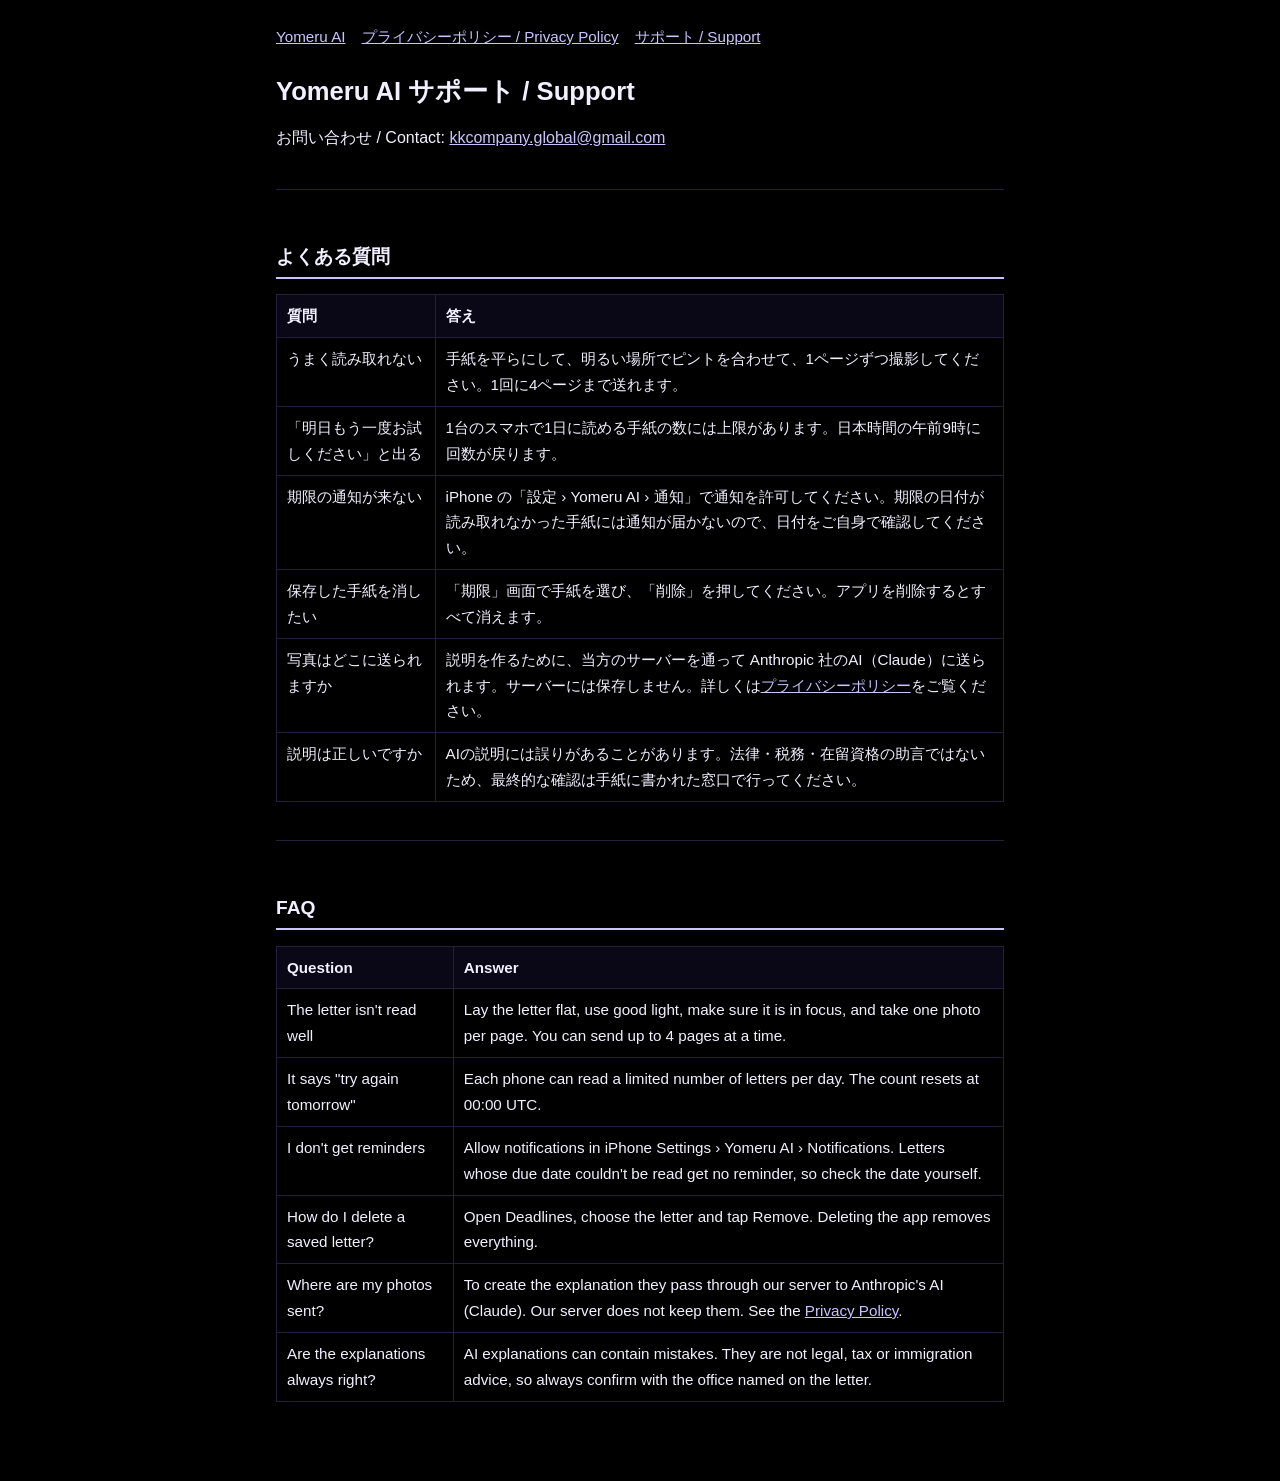
<file: yomeru-ai/support.html>
<!doctype html>
<html lang="ja"><head><meta charset="utf-8"><meta name="viewport" content="width=device-width,initial-scale=1"><title>Yomeru AI サポート / Support</title><meta name="color-scheme" content="dark"><style>
:root{color-scheme:dark;--bg:#000000;--fg:#F2F0FF;--mut:#B9B5D6;--acc:#C9C3FF;--line:#241F3D;--card:#0A0716}
*{box-sizing:border-box}html{-webkit-text-size-adjust:100%}
body{margin:0;background:var(--bg);color:var(--fg);font:16px/1.7 -apple-system,BlinkMacSystemFont,"Hiragino Sans","Noto Sans JP",Segoe UI,Roboto,sans-serif}
main{max-width:760px;margin:0 auto;padding:24px 16px 64px}
h1{font-size:1.6rem;margin:.2em 0 .4em}h2{font-size:1.2rem;margin:1.8em 0 .4em;padding-bottom:.2em;border-bottom:2px solid var(--acc)}
p,li{margin:.5em 0}a{color:var(--acc)}nav{display:flex;gap:16px;flex-wrap:wrap;margin-bottom:20px;font-size:.95rem}
.muted{color:var(--mut);font-size:.9rem}.lang{margin:2.4em 0 0;padding-top:1em;border-top:1px solid var(--line)}
table{width:100%;border-collapse:collapse;margin:1em 0;font-size:.95rem}th,td{border:1px solid var(--line);padding:8px 10px;text-align:left;vertical-align:top}th{background:var(--card)}
.hero{display:flex;gap:16px;align-items:center}.hero img{width:96px;height:96px;border-radius:22px}
</style></head><body><main>
<nav><a href="../yomeru.html">Yomeru AI</a><a href="privacy.html">プライバシーポリシー / Privacy Policy</a><a href="support.html">サポート / Support</a></nav>
<h1>Yomeru AI サポート / Support</h1>
<p>お問い合わせ / Contact: <a href="mailto:kkcompany.global@gmail.com?subject=Yomeru%20AI">kkcompany.global@gmail.com</a></p>
<section class="lang" lang="ja"><h2>よくある質問</h2><table><tr><th>質問</th><th>答え</th></tr>
<tr><td>うまく読み取れない</td><td>手紙を平らにして、明るい場所でピントを合わせて、1ページずつ撮影してください。1回に4ページまで送れます。</td></tr>
<tr><td>「明日もう一度お試しください」と出る</td><td>1台のスマホで1日に読める手紙の数には上限があります。日本時間の午前9時に回数が戻ります。</td></tr>
<tr><td>期限の通知が来ない</td><td>iPhone の「設定 › Yomeru AI › 通知」で通知を許可してください。期限の日付が読み取れなかった手紙には通知が届かないので、日付をご自身で確認してください。</td></tr>
<tr><td>保存した手紙を消したい</td><td>「期限」画面で手紙を選び、「削除」を押してください。アプリを削除するとすべて消えます。</td></tr>
<tr><td>写真はどこに送られますか</td><td>説明を作るために、当方のサーバーを通って Anthropic 社のAI（Claude）に送られます。サーバーには保存しません。詳しくは<a href="privacy.html">プライバシーポリシー</a>をご覧ください。</td></tr>
<tr><td>説明は正しいですか</td><td>AIの説明には誤りがあることがあります。法律・税務・在留資格の助言ではないため、最終的な確認は手紙に書かれた窓口で行ってください。</td></tr>
</table></section>
<section class="lang" lang="en"><h2>FAQ</h2><table><tr><th>Question</th><th>Answer</th></tr>
<tr><td>The letter isn't read well</td><td>Lay the letter flat, use good light, make sure it is in focus, and take one photo per page. You can send up to 4 pages at a time.</td></tr>
<tr><td>It says "try again tomorrow"</td><td>Each phone can read a limited number of letters per day. The count resets at 00:00 UTC.</td></tr>
<tr><td>I don't get reminders</td><td>Allow notifications in iPhone Settings › Yomeru AI › Notifications. Letters whose due date couldn't be read get no reminder, so check the date yourself.</td></tr>
<tr><td>How do I delete a saved letter?</td><td>Open Deadlines, choose the letter and tap Remove. Deleting the app removes everything.</td></tr>
<tr><td>Where are my photos sent?</td><td>To create the explanation they pass through our server to Anthropic's AI (Claude). Our server does not keep them. See the <a href="privacy.html">Privacy Policy</a>.</td></tr>
<tr><td>Are the explanations always right?</td><td>AI explanations can contain mistakes. They are not legal, tax or immigration advice, so always confirm with the office named on the letter.</td></tr>
</table></section>
</main></body></html>
</file>
<file: home.css>
/* K&K Company — top page (Ribbon design) */
:root{
  --bg:#000000; --surface:#0A0716; --line:#1E1A33; --line-2:#2E2850;
  --text:#F2F0FF; --muted:#B9B5D6; --soft:#9E99C4; --accent:#C9C3FF;
  --max:1280px;
}
*{box-sizing:border-box;margin:0;padding:0}
html{scroll-behavior:smooth}
body{font-family:"Space Grotesk","Noto Sans JP",system-ui,sans-serif;background:var(--bg);color:var(--text);line-height:1.75;-webkit-font-smoothing:antialiased}
a{color:var(--text);text-decoration:none}
a:hover{color:var(--accent)}
.jp{font-family:"Noto Sans JP",system-ui,sans-serif}
.mono{font-family:"IBM Plex Mono",ui-monospace,monospace}
.wrap{max-width:var(--max);margin:0 auto;padding:0 24px}
:focus-visible{outline:2px solid var(--accent);outline-offset:3px}

/* language */
body.lang-ja .en{display:none!important}
body.lang-en .ja{display:none!important}

/* header */
header{position:sticky;top:0;z-index:20;background:rgba(0,0,0,.72);backdrop-filter:blur(12px);-webkit-backdrop-filter:blur(12px);border-bottom:1px solid rgba(255,255,255,.08)}
.nav{display:flex;align-items:center;justify-content:space-between;min-height:68px;gap:16px}
.logo{display:flex;align-items:center;gap:12px;font-weight:700;font-size:1.15rem}
.nav-links{display:flex;gap:28px;align-items:center;font-family:"Noto Sans JP",sans-serif;font-size:.9rem}
.lang-btn{min-height:44px;padding:0 18px;background:rgba(255,255,255,.08);color:var(--text);border:1px solid rgba(255,255,255,.25);border-radius:999px;font:inherit;font-size:.82rem;cursor:pointer}
.lang-btn:hover{background:rgba(255,255,255,.16)}
.menu-btn{display:none;width:44px;height:44px;border:1px solid rgba(255,255,255,.25);border-radius:12px;background:transparent;cursor:pointer;flex-direction:column;justify-content:center;align-items:center;gap:4px;padding:0;flex:none}
.menu-btn span{display:block;width:18px;height:2px;background:var(--text);border-radius:2px;transition:transform .2s,opacity .2s}
.menu-open .menu-btn span:nth-child(1){transform:translateY(6px) rotate(45deg)}
.menu-open .menu-btn span:nth-child(2){opacity:0}
.menu-open .menu-btn span:nth-child(3){transform:translateY(-6px) rotate(-45deg)}
.mnav{border-top:1px solid var(--line);background:#05030C;padding:4px 24px 12px;display:flex;flex-direction:column}
.mnav[hidden]{display:none}
.mnav a{padding:14px 4px;border-bottom:1px solid var(--line);font-weight:600;font-family:"Noto Sans JP",sans-serif}
.mnav a:last-child{border-bottom:none}
@media (max-width:760px){.nav-links a{display:none}.menu-btn{display:flex}.nav-links{margin-left:auto}}
@media (min-width:761px){.mnav{display:none!important}}

/* hero */
.hero{position:relative;overflow:hidden;min-height:760px;display:flex;align-items:center}
.ribbon{position:absolute;inset:0;width:100%;height:100%}
.hero-shade{position:absolute;inset:0;background:linear-gradient(90deg,#000 0%,rgba(0,0,0,.86) 36%,rgba(0,0,0,0) 66%)}
.hero-in{position:relative;width:100%;display:flex;flex-wrap:wrap;gap:64px;align-items:center;padding-top:112px;padding-bottom:128px}
.hero-copy{flex:999 1 560px;min-width:0}
.eyebrow{font-size:.8rem;color:var(--accent);margin-bottom:24px;letter-spacing:.04em}
.hero h1{font-family:"Noto Sans JP",sans-serif;font-weight:900;font-size:clamp(2.4rem,5.4vw,4.5rem);line-height:1.15;letter-spacing:-.03em}
.hero h1.en{font-family:"Space Grotesk",sans-serif;font-weight:700;letter-spacing:-.035em}
.hero p.lead{margin-top:32px;max-width:540px;font-size:1.06rem;line-height:1.9;color:var(--muted)}
.cta{display:flex;flex-wrap:wrap;gap:12px;margin-top:40px}
.btn{display:inline-flex;align-items:center;min-height:52px;padding:0 30px;border-radius:999px;font-weight:700;font-family:"Noto Sans JP",sans-serif}
.btn-light{background:var(--text);color:#0B0620}
.btn-light:hover{background:#fff;color:#0B0620}
.btn-line{border:1px solid rgba(255,255,255,.3)}
.btn-line:hover{border-color:var(--accent)}
.phone{flex:1 1 300px;display:flex;justify-content:center}
.phone-body{width:250px;height:510px;border:1.5px solid rgba(242,240,255,.85);border-radius:42px;padding:12px;background:rgba(8,4,24,.45)}
.phone-screen{height:100%;border-radius:32px;border:1px solid rgba(201,195,255,.3);padding:44px 18px 18px;display:flex;flex-direction:column;gap:12px}
.ph-bar{height:9px;border-radius:5px;background:rgba(242,240,255,.25)}
.ph-title{height:12px;width:55%;border-radius:6px;background:rgba(242,240,255,.5)}
.ph-card{height:110px;border-radius:16px;background:rgba(201,195,255,.14);border:1px solid rgba(201,195,255,.35)}
.ph-grid{display:grid;grid-template-columns:repeat(2,minmax(0,1fr));gap:10px;margin-top:4px}
.ph-grid div{height:64px;border-radius:12px;background:rgba(242,240,255,.08)}
.ph-btn{margin-top:auto;height:44px;border-radius:999px;background:var(--text)}
@media (max-width:760px){.phone{display:none}.hero{min-height:620px}.hero-in{padding-top:80px;padding-bottom:96px}}

/* sections */
section.block{border-top:1px solid var(--line);padding:104px 0}
.label{font-size:.8rem;color:var(--accent);margin-bottom:16px;letter-spacing:.04em}
h2.sec{font-family:"Noto Sans JP",sans-serif;font-size:clamp(1.8rem,3.4vw,2.5rem);font-weight:900;margin-bottom:24px}
.sec-lead{color:var(--muted);margin:-8px 0 36px;font-family:"Noto Sans JP",sans-serif}
.mission{max-width:860px;margin-bottom:56px;font-family:"Noto Sans JP",sans-serif;font-size:clamp(1.15rem,2.2vw,1.4rem);line-height:1.8;color:#D6D2F0}

.grid3{display:grid;grid-template-columns:repeat(auto-fit,minmax(280px,1fr));gap:20px}
.card{border:1px solid #241F3D;border-radius:20px;padding:32px;background:var(--surface)}
.card svg{display:block}
.card h3{margin:24px 0 12px;font-family:"Noto Sans JP",sans-serif;font-size:1.35rem}
.card p{color:var(--muted);font-size:.95rem;line-height:1.8;font-family:"Noto Sans JP",sans-serif}

.apps{display:grid;grid-template-columns:repeat(auto-fit,minmax(230px,1fr));gap:20px}
.app{display:flex;flex-direction:column;gap:12px;padding:24px;border:1px solid #241F3D;border-radius:20px;background:var(--surface);min-height:270px;transition:border-color .2s,transform .2s}
.app:hover{border-color:#5A50B0;transform:translateY(-2px);color:var(--text)}
.app-mark{display:inline-flex;align-items:center;justify-content:center;width:56px;height:56px;border-radius:16px;background:linear-gradient(135deg,#4A3FC4,#B49AE0);color:#fff;font-size:.95rem;font-weight:500}
.app h3{font-family:"Noto Sans JP",sans-serif;font-weight:700;font-size:1.15rem;line-height:1.4}
.app .tag{color:var(--muted);font-size:.88rem;line-height:1.6;font-family:"Noto Sans JP",sans-serif}
.app .more{margin-top:auto;font-size:.82rem;color:var(--soft);font-family:"Noto Sans JP",sans-serif}
.app .status{display:inline-block;margin-right:10px;padding:2px 10px;border-radius:999px;border:1px solid #4A3E74;color:var(--accent)}

.tools{display:grid;grid-template-columns:repeat(auto-fit,minmax(260px,1fr));gap:12px}
.tool{display:flex;flex-direction:column;gap:6px;padding:20px 22px;border:1px solid var(--line-2);border-radius:16px;font-family:"Noto Sans JP",sans-serif}
.tool:hover{border-color:#5A50B0;color:var(--text)}
.tool b{font-size:1rem}
.tool span{color:var(--muted);font-size:.85rem}

@media (prefers-reduced-motion:reduce){.app{transition:none}.app:hover{transform:none}.menu-btn span{transition:none}}

/* company table */
.info{width:100%;border-collapse:collapse;border:1px solid #241F3D;border-radius:20px;overflow:hidden;background:var(--surface);font-family:"Noto Sans JP",sans-serif}
.info th,.info td{text-align:left;padding:18px 24px;border-bottom:1px solid #241F3D;vertical-align:top;font-size:.95rem}
.info tr:last-child th,.info tr:last-child td{border-bottom:none}
.info th{width:180px;color:var(--soft);font-weight:500}
@media (max-width:600px){.info th,.info td{display:block;width:100%}.info th{border-bottom:none;padding-bottom:2px}}

/* contact */
.contact{position:relative;overflow:hidden;border-top:1px solid var(--line)}
.contact .ribbon{opacity:.55}
.contact-in{position:relative;display:flex;flex-wrap:wrap;align-items:center;justify-content:space-between;gap:32px;padding-top:104px;padding-bottom:104px}
.contact h2{font-family:"Noto Sans JP",sans-serif;font-size:clamp(1.8rem,3.6vw,3rem);font-weight:900}
.contact p{color:var(--muted);margin-top:12px;font-family:"Noto Sans JP",sans-serif}

footer{border-top:1px solid var(--line);padding:28px 0;color:var(--soft);font-size:.8rem}
footer .wrap{display:flex;flex-wrap:wrap;justify-content:space-between;gap:12px}
</file>
<file: style.css>
:root{
  color-scheme:dark;
  --bg:#000000; --surface:#0A0716; --text:#F2F0FF; --muted:#B9B5D6;
  --brand:#C9C3FF; --brand-2:#A99FFF; --accent:#FFC6F0; --line:#241F3D;
  --radius:16px; --max:1080px;
}
*{box-sizing:border-box;margin:0;padding:0}
html{scroll-behavior:smooth}
body{font-family:"Space Grotesk","Noto Sans JP",system-ui,sans-serif;background:var(--bg);color:var(--text);line-height:1.75;-webkit-font-smoothing:antialiased}
a{color:var(--brand-2);text-decoration:none}
.wrap{max-width:var(--max);margin:0 auto;padding:0 20px}

/* language */
body.lang-ja .en{display:none!important}
body.lang-en .ja{display:none!important}

/* header */
header{position:sticky;top:0;z-index:10;background:rgba(0,0,0,.72);backdrop-filter:blur(12px);-webkit-backdrop-filter:blur(12px);border-bottom:1px solid var(--line)}
.nav{display:flex;align-items:center;justify-content:space-between;height:64px;gap:12px}
.logo{display:flex;align-items:center;gap:10px;font-weight:800;font-size:1.15rem;color:var(--text)}
.logo-mark{width:34px;height:34px;border-radius:10px;background:linear-gradient(135deg,#4A3FC4,#B49AE0);color:#fff;display:grid;place-items:center;font-size:.8rem;letter-spacing:-.5px}
.nav-links{display:flex;gap:22px;align-items:center}
.nav-links a{color:var(--muted);font-size:.92rem;font-weight:500}
.nav-links a:hover{color:var(--text)}
.lang-btn{border:1px solid var(--line);background:var(--surface);border-radius:999px;padding:6px 12px;font:inherit;font-size:.82rem;cursor:pointer;color:var(--text)}
@media (max-width:720px){.nav-links a{display:none}}
/* phone menu */
.menu-btn{display:none;width:40px;height:40px;border:1px solid var(--line);border-radius:10px;background:var(--surface);cursor:pointer;flex-direction:column;justify-content:center;align-items:center;gap:4px;padding:0;flex:none}
.menu-btn span{display:block;width:18px;height:2px;background:var(--text);border-radius:2px;transition:transform .2s,opacity .2s}
.menu-open .menu-btn span:nth-child(1){transform:translateY(6px) rotate(45deg)}
.menu-open .menu-btn span:nth-child(2){opacity:0}
.menu-open .menu-btn span:nth-child(3){transform:translateY(-6px) rotate(-45deg)}
.mnav{border-top:1px solid var(--line);background:var(--surface);padding:4px 20px 10px;display:flex;flex-direction:column}
.mnav[hidden]{display:none}
.mnav a{padding:13px 4px;border-bottom:1px solid var(--line);color:var(--text);font-weight:600;font-size:1rem}
.mnav a:last-child{border-bottom:none}
@media (max-width:720px){.menu-btn{display:flex}.nav{gap:10px}.nav-links{margin-left:auto}}
@media (min-width:721px){.mnav{display:none!important}}
@media (prefers-reduced-motion:reduce){.menu-btn span{transition:none}}

/* hero */
.hero{padding:96px 0 80px;background:radial-gradient(1200px 500px at 80% -10%,#1A1534 0,transparent 62%),radial-gradient(800px 400px at -10% 110%,#1C150A 0,transparent 60%)}
.eyebrow{display:inline-block;font-size:.8rem;font-weight:600;letter-spacing:.08em;color:var(--brand-2);background:#1A1534;padding:4px 12px;border-radius:999px;margin-bottom:20px}
.hero h1{font-size:clamp(1.9rem,4.6vw,3.2rem);line-height:1.3;font-weight:800;letter-spacing:-.01em;margin-bottom:20px}
.hero h1 .hl{background:linear-gradient(90deg,var(--brand),var(--brand-2));-webkit-background-clip:text;background-clip:text;color:transparent}
.hero p{font-size:1.08rem;color:var(--muted);max-width:640px}
.cta{display:flex;gap:12px;margin-top:32px;flex-wrap:wrap}
.btn{display:inline-block;padding:12px 22px;border-radius:12px;font-weight:600;font-size:.95rem}
.btn-primary{background:var(--text);color:#0B0620;border-radius:999px}
.btn-primary:hover{background:#fff}
.btn-ghost{border:1px solid rgba(255,255,255,.3);background:transparent;color:var(--text);border-radius:999px}

/* sections */
section{padding:80px 0}
.sec-head{margin-bottom:40px}
.sec-head .label{font-size:.8rem;font-weight:700;letter-spacing:.12em;color:var(--brand-2);text-transform:uppercase}
.sec-head h2{font-size:clamp(1.5rem,3vw,2.1rem);font-weight:800;margin-top:6px}

/* philosophy */
.philo{display:grid;grid-template-columns:repeat(3,1fr);gap:20px}
.card{background:var(--surface);border:1px solid var(--line);border-radius:var(--radius);padding:28px}
.card .icon{width:44px;height:44px;border-radius:12px;display:grid;place-items:center;font-size:1.3rem;margin-bottom:16px;background:#1A1534}
.card h3{font-size:1.08rem;margin-bottom:8px}
.card p{color:var(--muted);font-size:.95rem}
.quote{margin-bottom:28px;padding:28px 32px;border-left:4px solid var(--accent);background:var(--surface);border-radius:0 var(--radius) var(--radius) 0;font-size:1.1rem;font-weight:500}
@media (max-width:820px){.philo{grid-template-columns:1fr}}

/* apps */
#apps{background:var(--surface);border-top:1px solid var(--line);border-bottom:1px solid var(--line)}
.apps{display:grid;grid-template-columns:repeat(2,1fr);gap:20px}
.app{border:1px solid var(--line);border-radius:var(--radius);padding:26px;display:flex;gap:18px;background:var(--bg)}
.app-icon{flex:0 0 56px;height:56px;border-radius:14px;display:grid;place-items:center;font-size:1.6rem;color:#fff}
.app h3{font-size:1.1rem;margin-bottom:2px}
.app .tag{font-size:.74rem;font-weight:600;color:var(--muted);margin-bottom:8px;display:block}
.app p{font-size:.93rem;color:var(--muted)}
.status{display:inline-block;margin-top:12px;font-size:.75rem;font-weight:600;padding:3px 10px;border-radius:999px;background:#241B0C;color:#F0C15A}
@media (max-width:820px){.apps{grid-template-columns:1fr}}

/* company table */
.info{width:100%;border-collapse:collapse;background:var(--surface);border:1px solid var(--line);border-radius:var(--radius);overflow:hidden}
.info th,.info td{text-align:left;padding:18px 22px;border-bottom:1px solid var(--line);vertical-align:top;font-size:.95rem}
.info tr:last-child th,.info tr:last-child td{border-bottom:none}
.info th{width:30%;color:var(--muted);font-weight:600;background:#110D22}
@media (max-width:600px){.info th,.info td{display:block;width:100%}.info th{border-bottom:none;padding-bottom:4px}}

/* contact */
.contact{text-align:center;background:linear-gradient(135deg,var(--brand),var(--brand-2));color:#fff;border-radius:24px;padding:56px 24px}
.contact h2{font-size:clamp(1.4rem,3vw,2rem);margin-bottom:12px}
.contact p{opacity:.85;margin-bottom:24px}
.contact .btn{background:var(--text);color:#0B0620;border-radius:999px}

footer{padding:36px 0;color:var(--muted);font-size:.85rem}
footer .wrap{display:flex;justify-content:space-between;gap:16px;flex-wrap:wrap}

/* ---------- app pages ---------- */
a.app{color:inherit;transition:border-color .15s,transform .15s}
a.app:hover{border-color:var(--brand-2);transform:translateY(-2px)}
.more{display:inline-block;margin-top:12px;margin-left:8px;font-size:.82rem;font-weight:600;color:var(--brand-2)}
.app-hero{padding:72px 0 64px;background:radial-gradient(1000px 420px at 85% -10%,#1A1534 0,transparent 62%)}
.crumb{font-size:.85rem;color:var(--muted);margin-bottom:24px;display:block}
.app-hero .head{display:flex;gap:20px;align-items:center;margin-bottom:22px}
.app-hero .big-icon{width:80px;height:80px;border-radius:20px;display:grid;place-items:center;font-size:2.4rem;color:#fff;flex:0 0 80px}
.app-hero h1{font-size:clamp(1.7rem,4vw,2.6rem);font-weight:800;line-height:1.25}
.app-hero .sub{font-size:1.05rem;color:var(--brand-2);font-weight:600}
.app-hero p.lead{font-size:1.08rem;color:var(--muted);max-width:720px}
.feat{display:grid;grid-template-columns:repeat(2,1fr);gap:20px}
@media (max-width:820px){.feat{grid-template-columns:1fr}}
.who{list-style:none;display:grid;gap:12px}
.who li{background:var(--surface);border:1px solid var(--line);border-radius:12px;padding:16px 20px 16px 48px;position:relative}
.who li:before{content:"✓";position:absolute;left:20px;top:16px;color:var(--brand-2);font-weight:800}
.faq details{background:var(--surface);border:1px solid var(--line);border-radius:12px;padding:18px 22px;margin-bottom:12px}
.faq summary{font-weight:600;cursor:pointer}
.faq details p{margin-top:10px;color:var(--muted)}
.alt{background:var(--surface);border-top:1px solid var(--line);border-bottom:1px solid var(--line)}
.alt .who li,.alt .faq details{background:var(--bg)}

/* ---------- geometric background ---------- */
.hero,.app-hero{position:relative;overflow:hidden;isolation:isolate}
.hero>.wrap,.app-hero>.wrap{position:relative;z-index:2}
/* light ribbon (matches the top page) */
.hero,.app-hero{background:#000}
.hero::before,.app-hero::before{
  content:"";position:absolute;inset:0;z-index:0;pointer-events:none;
  background:url("data:image/svg+xml,%3Csvg xmlns='http://www.w3.org/2000/svg' viewBox='0 0 1440 820' preserveAspectRatio='xMidYMid slice'%3E%3Cdefs%3E%3ClinearGradient id='a' x1='0' y1='1' x2='1' y2='0'%3E%3Cstop offset='0' stop-color='%230B0620'/%3E%3Cstop offset='.45' stop-color='%233B2D8F'/%3E%3Cstop offset='.75' stop-color='%238E84F0'/%3E%3Cstop offset='1' stop-color='%23E3B6E8'/%3E%3C/linearGradient%3E%3ClinearGradient id='b' x1='1' y1='0' x2='0' y2='1'%3E%3Cstop offset='0' stop-color='%236E2A5E'/%3E%3Cstop offset='.4' stop-color='%23B49AE0'/%3E%3Cstop offset='.8' stop-color='%234A3FC4'/%3E%3Cstop offset='1' stop-color='%23090418'/%3E%3C/linearGradient%3E%3ClinearGradient id='e' x1='0' y1='1' x2='1' y2='0'%3E%3Cstop offset='0' stop-color='%237B70FF' stop-opacity='0'/%3E%3Cstop offset='.6' stop-color='%23C9C3FF'/%3E%3Cstop offset='1' stop-color='%23FFC6F0'/%3E%3C/linearGradient%3E%3C/defs%3E%3Cpath d='M1440 -40 C1180 60 1000 140 900 300 C800 460 820 620 1010 860 L760 860 C640 640 660 430 780 270 C900 110 1120 20 1440 -120 Z' fill='url(%23b)' opacity='.9'/%3E%3Cpath d='M560 860 C700 640 900 470 1120 330 C1260 240 1360 160 1440 60 L1440 230 C1330 330 1220 400 1100 480 C920 600 820 720 760 860 Z' fill='url(%23a)'/%3E%3Cpath d='M560 860 C700 640 900 470 1120 330 C1260 240 1360 160 1440 60' fill='none' stroke='url(%23e)' stroke-width='2'/%3E%3C/svg%3E") no-repeat right center/cover;
}
.hero::after,.app-hero::after{
  content:"";position:absolute;inset:0;z-index:1;pointer-events:none;
  background:linear-gradient(90deg,#000 0%,rgba(0,0,0,.88) 40%,rgba(0,0,0,.15) 78%);
}
@media (max-width:820px){
  .hero::after,.app-hero::after{background:linear-gradient(90deg,#000 0%,rgba(0,0,0,.82) 60%,rgba(0,0,0,.45) 100%)}
}
}
/* faint dot pattern behind the mission section */
#about{background-image:none}
/* angled lines on the contact card */
.contact{position:relative;overflow:hidden}
.contact>*{position:relative;z-index:1}
.contact::before{
  content:"";position:absolute;inset:0;pointer-events:none;
  background:
    repeating-linear-gradient(135deg,rgba(255,255,255,.07) 0 2px,transparent 2px 22px),
    radial-gradient(circle at 92% 15%,rgba(255,255,255,.18) 0 70px,transparent 71px),
    radial-gradient(circle at 6% 95%,rgba(255,255,255,.10) 0 50px,transparent 51px);
}

/* real app icons (an <img> inside the icon box covers the placeholder) */
.app-icon,.app-hero .big-icon{position:relative;overflow:hidden}
.app-icon img,.app-hero .big-icon img{position:absolute;inset:0;width:100%;height:100%;object-fit:cover;border-radius:inherit;background:#0A0716}

/* ---------- app page extras (v4) ---------- */
.pills{display:flex;flex-wrap:wrap;gap:8px;align-items:center;margin-top:12px}
.pills .status{margin-top:0}
.pill{display:inline-block;font-size:.75rem;font-weight:600;padding:3px 10px;border-radius:999px;background:#1A1534;color:var(--brand)}
.shots{display:grid;grid-template-columns:repeat(3,minmax(0,1fr));gap:28px;max-width:820px;margin:0 auto}
.shots figure{margin:0;text-align:center}
.shots img{width:100%;height:auto;aspect-ratio:624/1258;object-fit:cover;object-position:top;border-radius:28px;border:6px solid #2E2850;background:#000;box-shadow:0 14px 34px rgba(0,0,0,.6)}
.shots figcaption{margin-top:12px;font-weight:600;font-size:.95rem}
@media (max-width:640px){.shots{grid-template-columns:none;grid-auto-flow:column;grid-auto-columns:64%;overflow-x:auto;scroll-snap-type:x mandatory;padding-bottom:8px}.shots figure{scroll-snap-align:center}}
.note{margin-top:16px;font-size:.85rem;color:var(--muted);text-align:center}
.steps{list-style:none;display:grid;grid-template-columns:repeat(3,minmax(0,1fr));gap:20px}
.steps li{background:var(--bg);border:1px solid var(--line);border-radius:var(--radius);padding:26px}
.steps b{display:grid;place-items:center;width:36px;height:36px;border-radius:50%;background:var(--accent);color:#14213d;font-weight:800;margin-bottom:14px}
.steps h3{font-size:1.05rem;margin-bottom:6px}
.steps p{color:var(--muted);font-size:.93rem}
.feat3{grid-template-columns:repeat(3,minmax(0,1fr))}
@media (max-width:820px){.steps,.feat3{grid-template-columns:1fr}}
.plans{display:grid;grid-template-columns:repeat(2,minmax(0,1fr));gap:20px}
.plan{background:var(--bg);border:1px solid var(--line);border-radius:var(--radius);padding:28px}
.plan.pro{border:2px solid var(--accent);background:#1C150A}
.plan h3{font-size:1.3rem;margin-bottom:14px}
.plan h3 small{font-size:.8rem;font-weight:600;color:#F0C15A;margin-left:8px}
.plan ul{list-style:none;display:grid;gap:10px}
.plan li{padding-left:26px;position:relative;font-size:.95rem}
.plan li:before{content:"✓";position:absolute;left:0;color:var(--brand-2);font-weight:800}
@media (max-width:720px){.plans{grid-template-columns:1fr}}

.shots4{grid-template-columns:repeat(4,minmax(0,1fr));max-width:1000px;gap:22px}
@media (max-width:640px){.shots4{grid-template-columns:none}}

/* ---------- dark ribbon theme (v7) ---------- */
.logo-mark{display:none}
.logo svg{flex:none}
.nav-links a{color:var(--muted)}
.nav-links a:hover{color:var(--text)}
.lang-btn{min-height:40px;padding:0 16px;background:rgba(255,255,255,.08);border-color:rgba(255,255,255,.25)}
.menu-btn{background:transparent;border-color:rgba(255,255,255,.25)}
.mnav{background:#05030C}
.app-hero{padding:88px 0 80px}
.app-hero h1{font-family:"Noto Sans JP",sans-serif;font-weight:900;letter-spacing:-.02em}
.app-hero .sub{color:var(--brand)}
.app-hero .big-icon{background:linear-gradient(135deg,#4A3FC4,#B49AE0)!important;font-family:"IBM Plex Mono",ui-monospace,monospace;font-size:1.5rem;font-weight:500}
.crumb{color:var(--muted)}
.crumb:hover{color:var(--text)}
section h2,.sec-head h2{font-family:"Noto Sans JP",sans-serif;font-weight:900}
.sec-head .label{color:var(--brand);font-family:"IBM Plex Mono",ui-monospace,monospace;letter-spacing:.04em}
.card,.app,.plan,.steps li,.who li,.faq details,.info{border-color:#241F3D}
.card,.app,.plan,.steps li{border-radius:20px}
.alt{background:#05030C;border-color:var(--line)}
.alt .who li,.alt .faq details,.alt .steps li,.alt .plan{background:var(--surface)}
.status{background:transparent;border:1px solid #4A3E74;color:var(--brand)}
.pill{background:#1A1534;color:var(--brand)}
.contact{background:linear-gradient(120deg,#160F36 0%,#3B2D8F 55%,#8E84F0 100%)}
.contact p{opacity:1;color:#E3E0FF}
.who li:before,.plan li:before{color:var(--accent)}
.plan.pro{border-color:var(--accent)}
footer{border-top:1px solid var(--line);color:#9E99C4}
input,select,textarea{color-scheme:dark}
:focus-visible{outline:2px solid var(--brand);outline-offset:3px}
</file>
